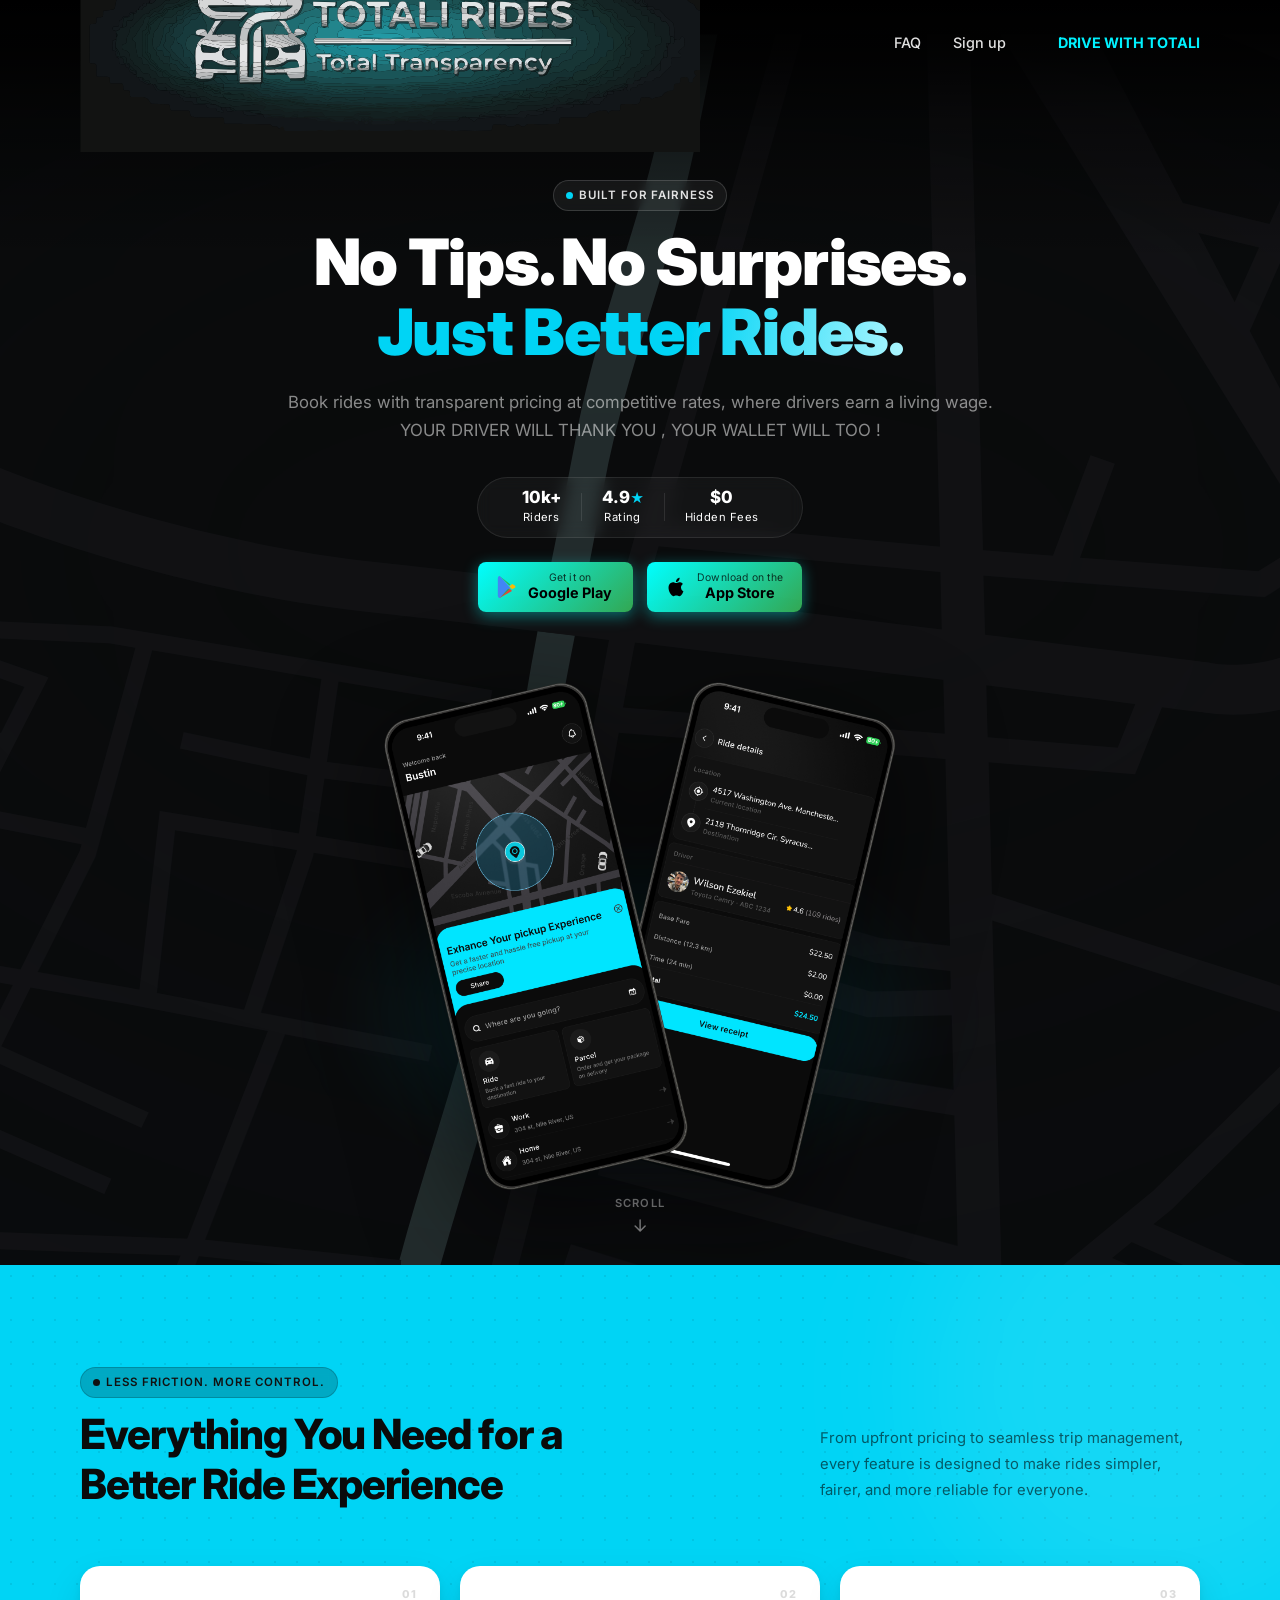
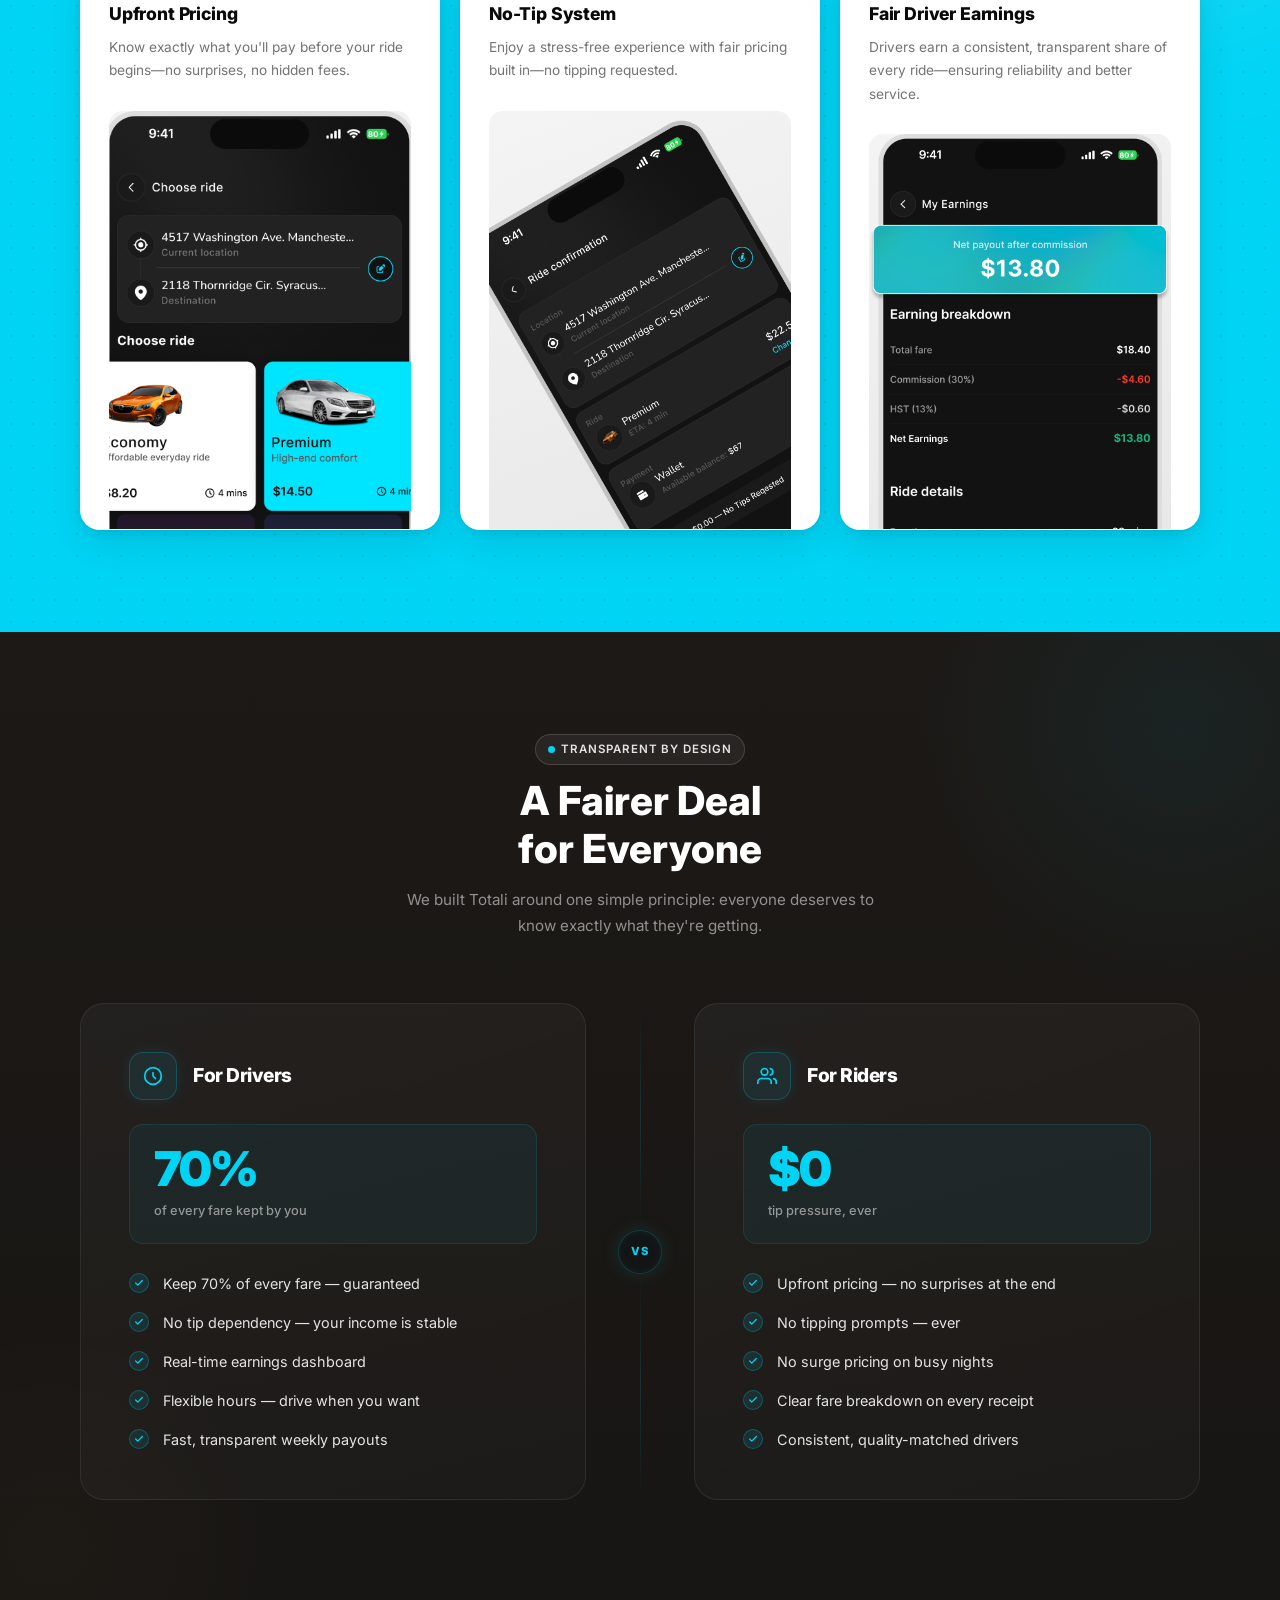
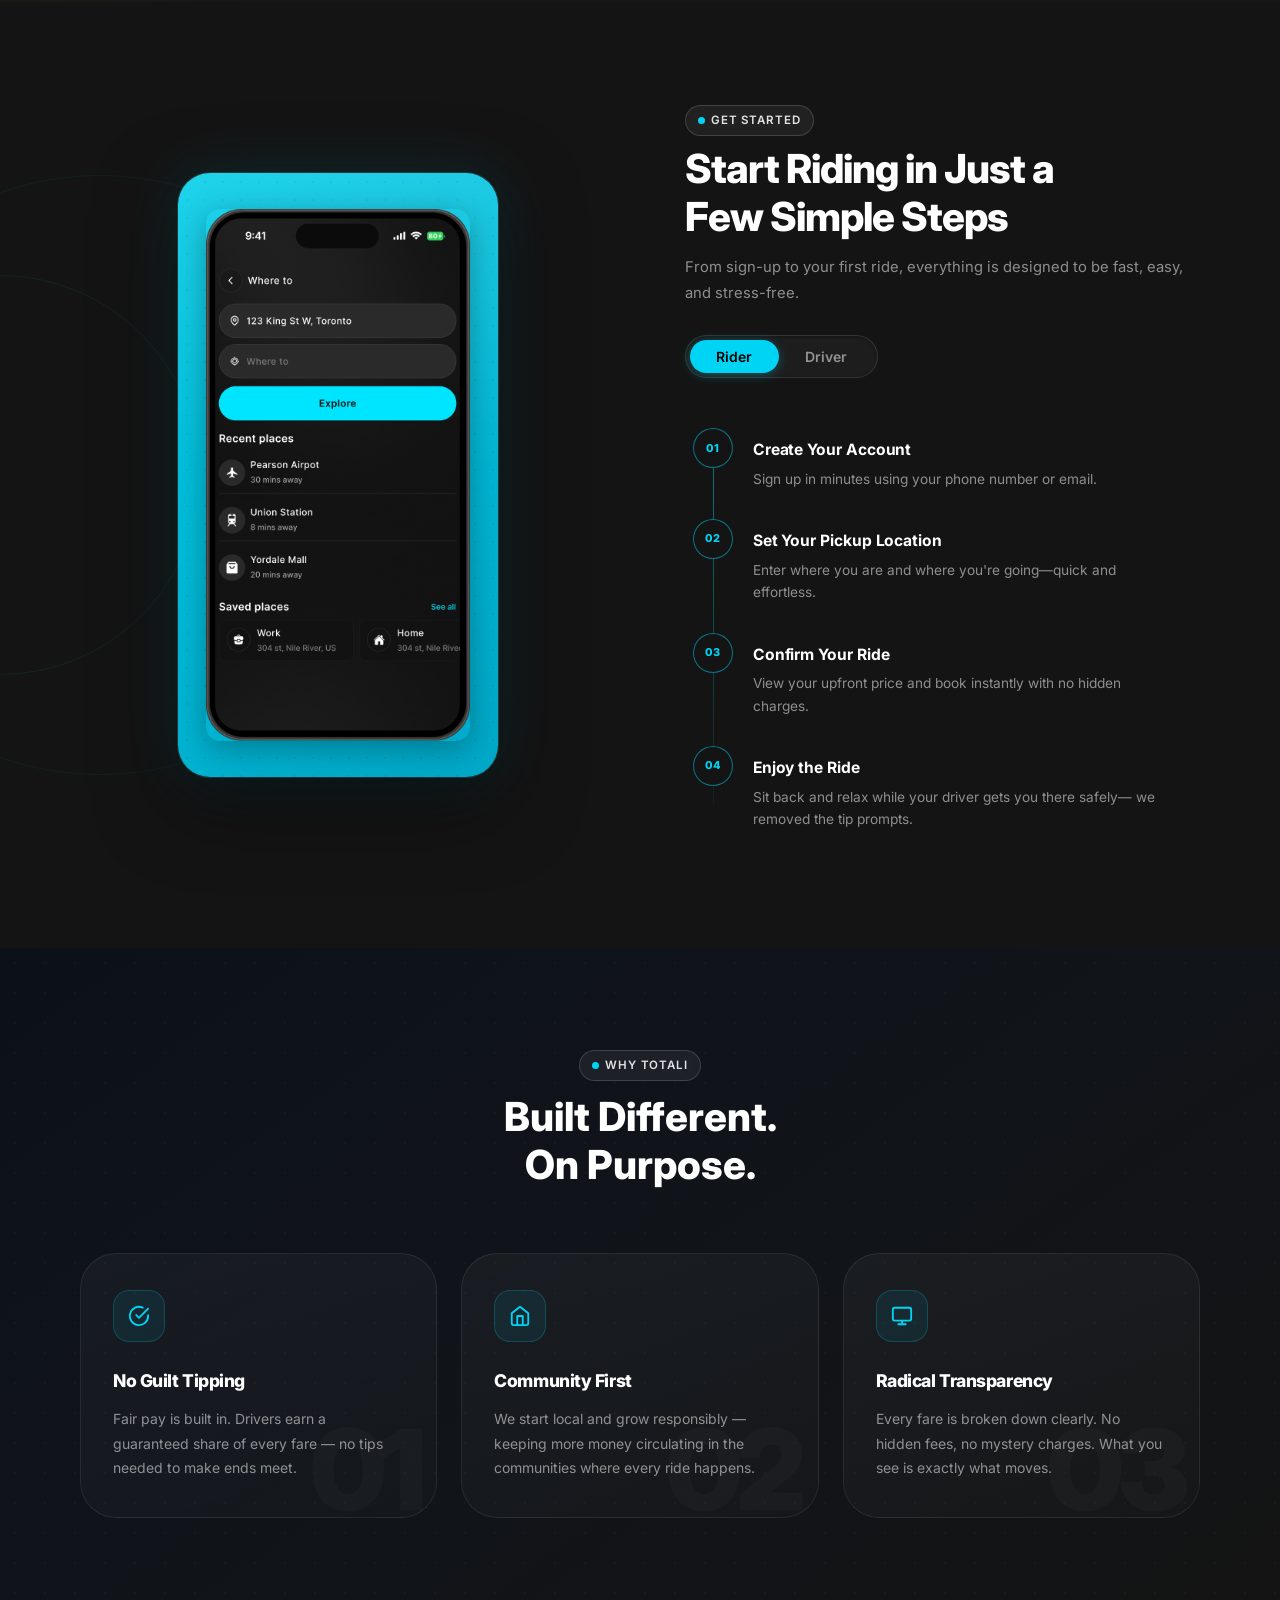
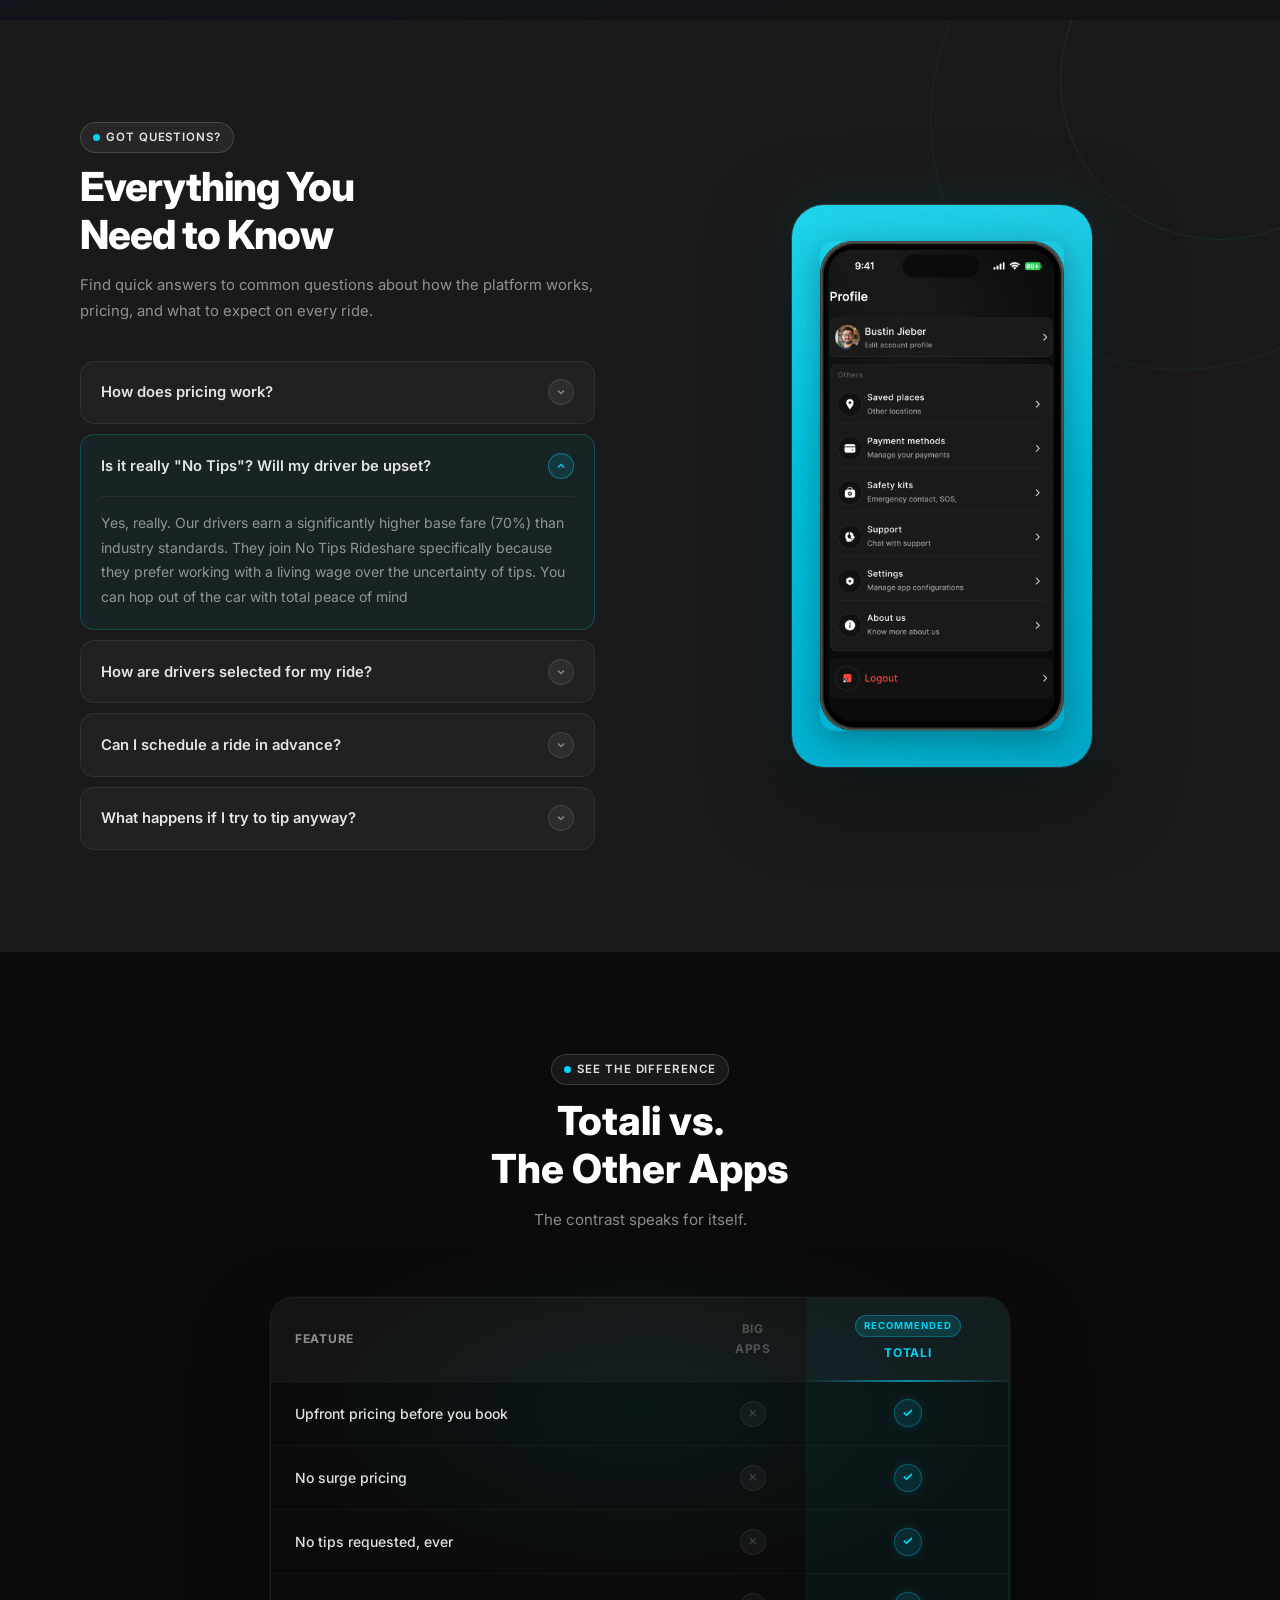
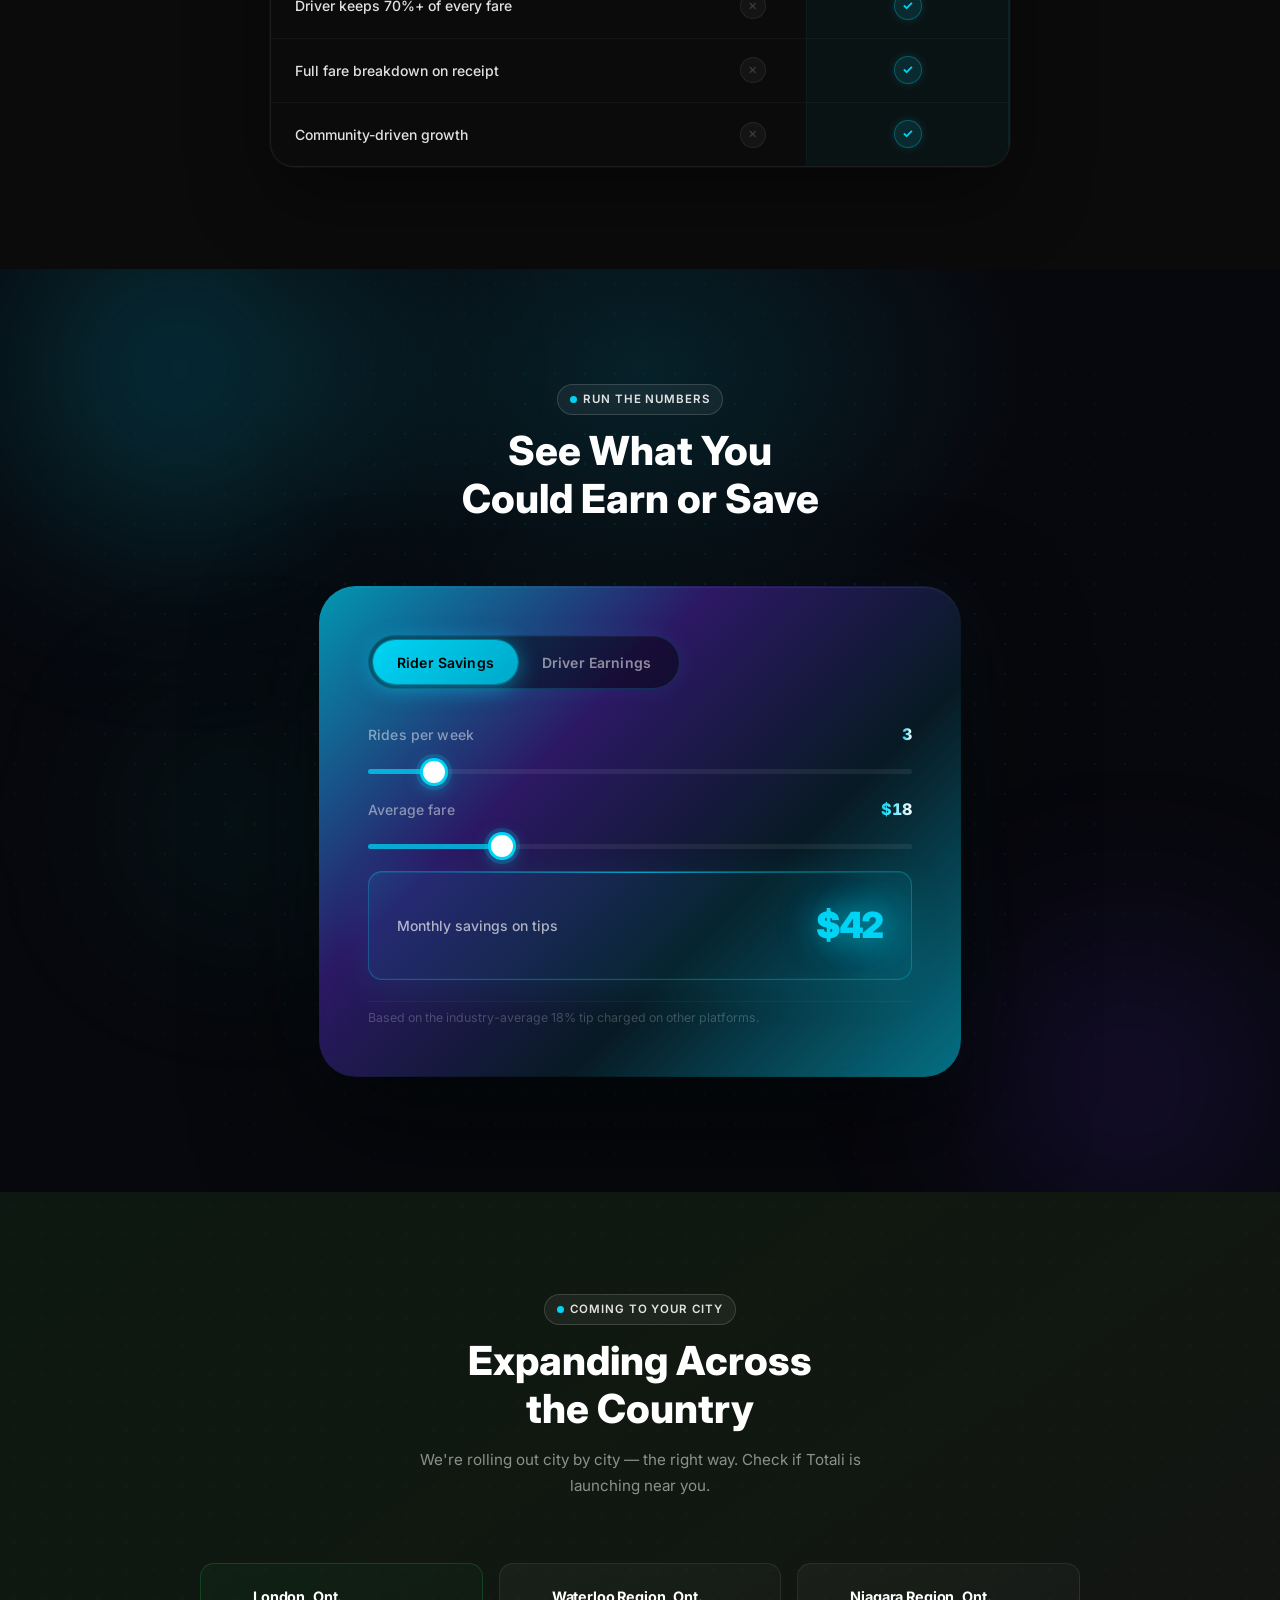
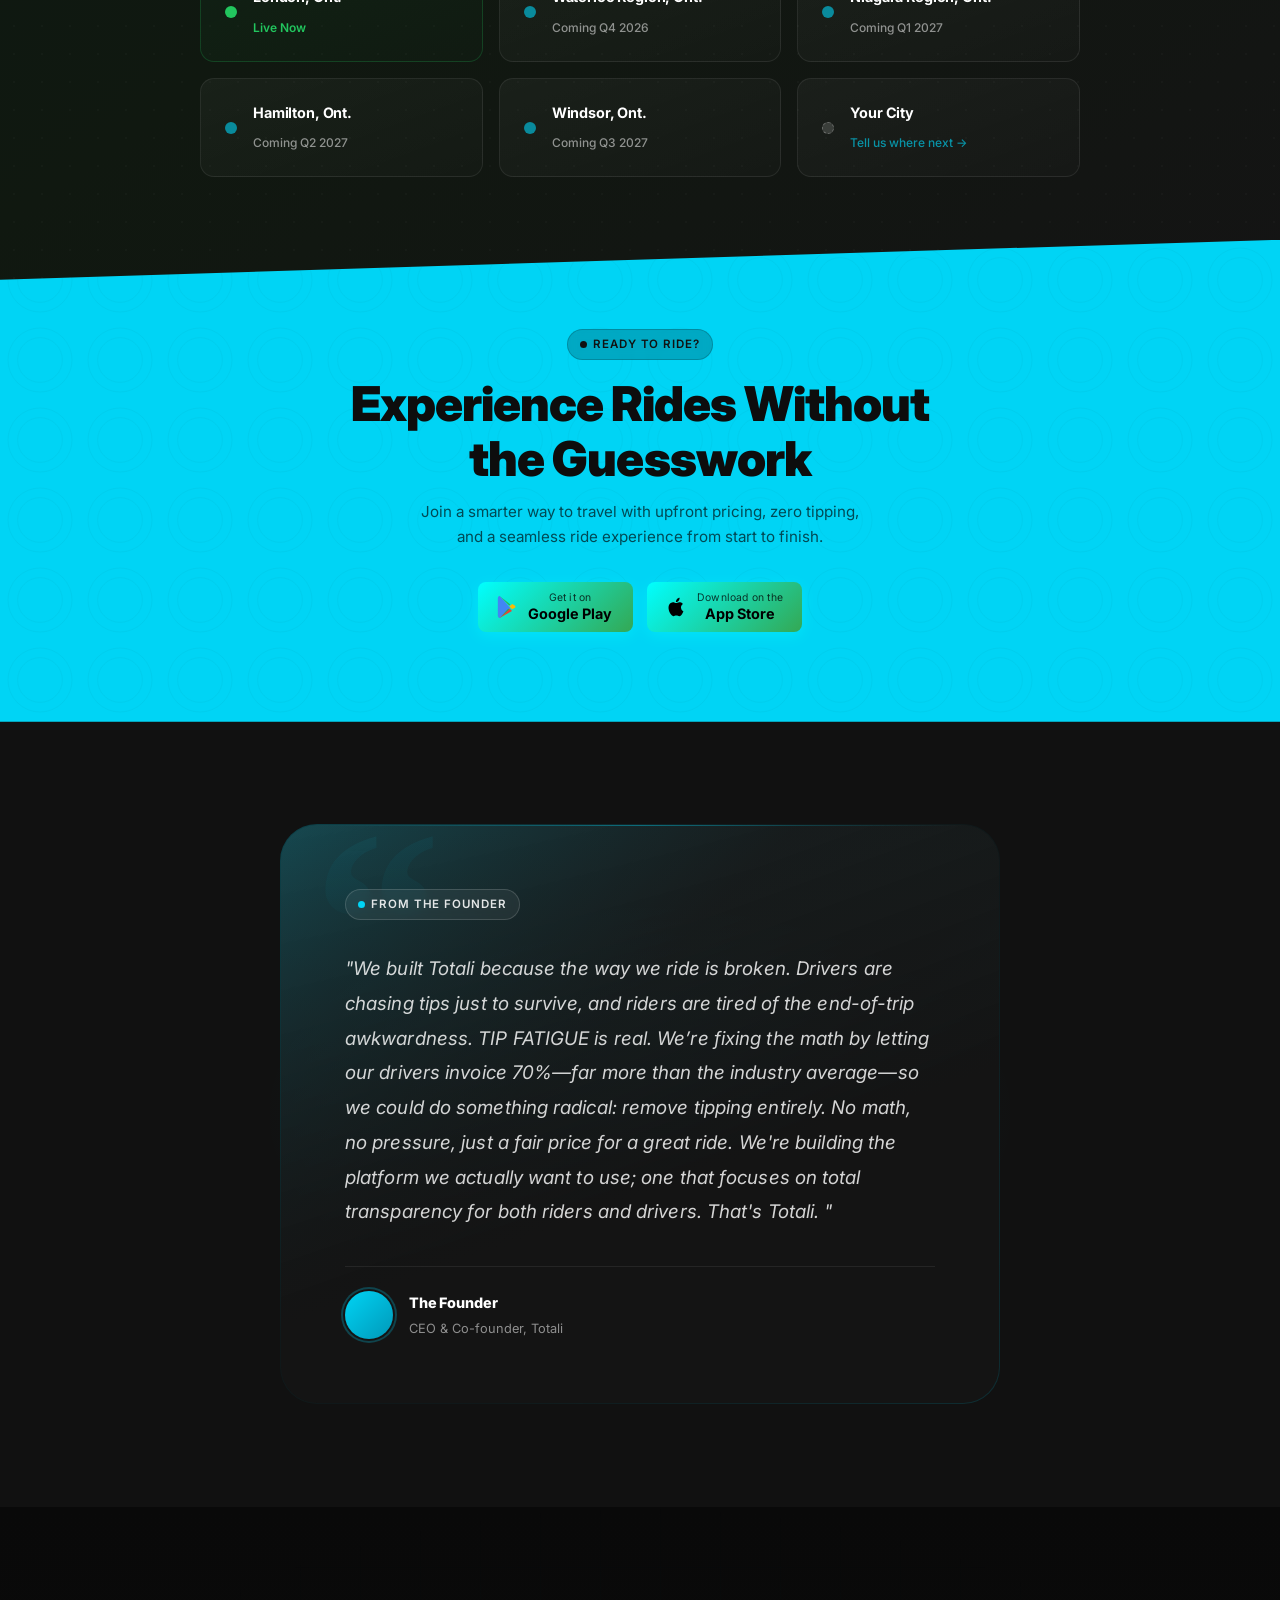
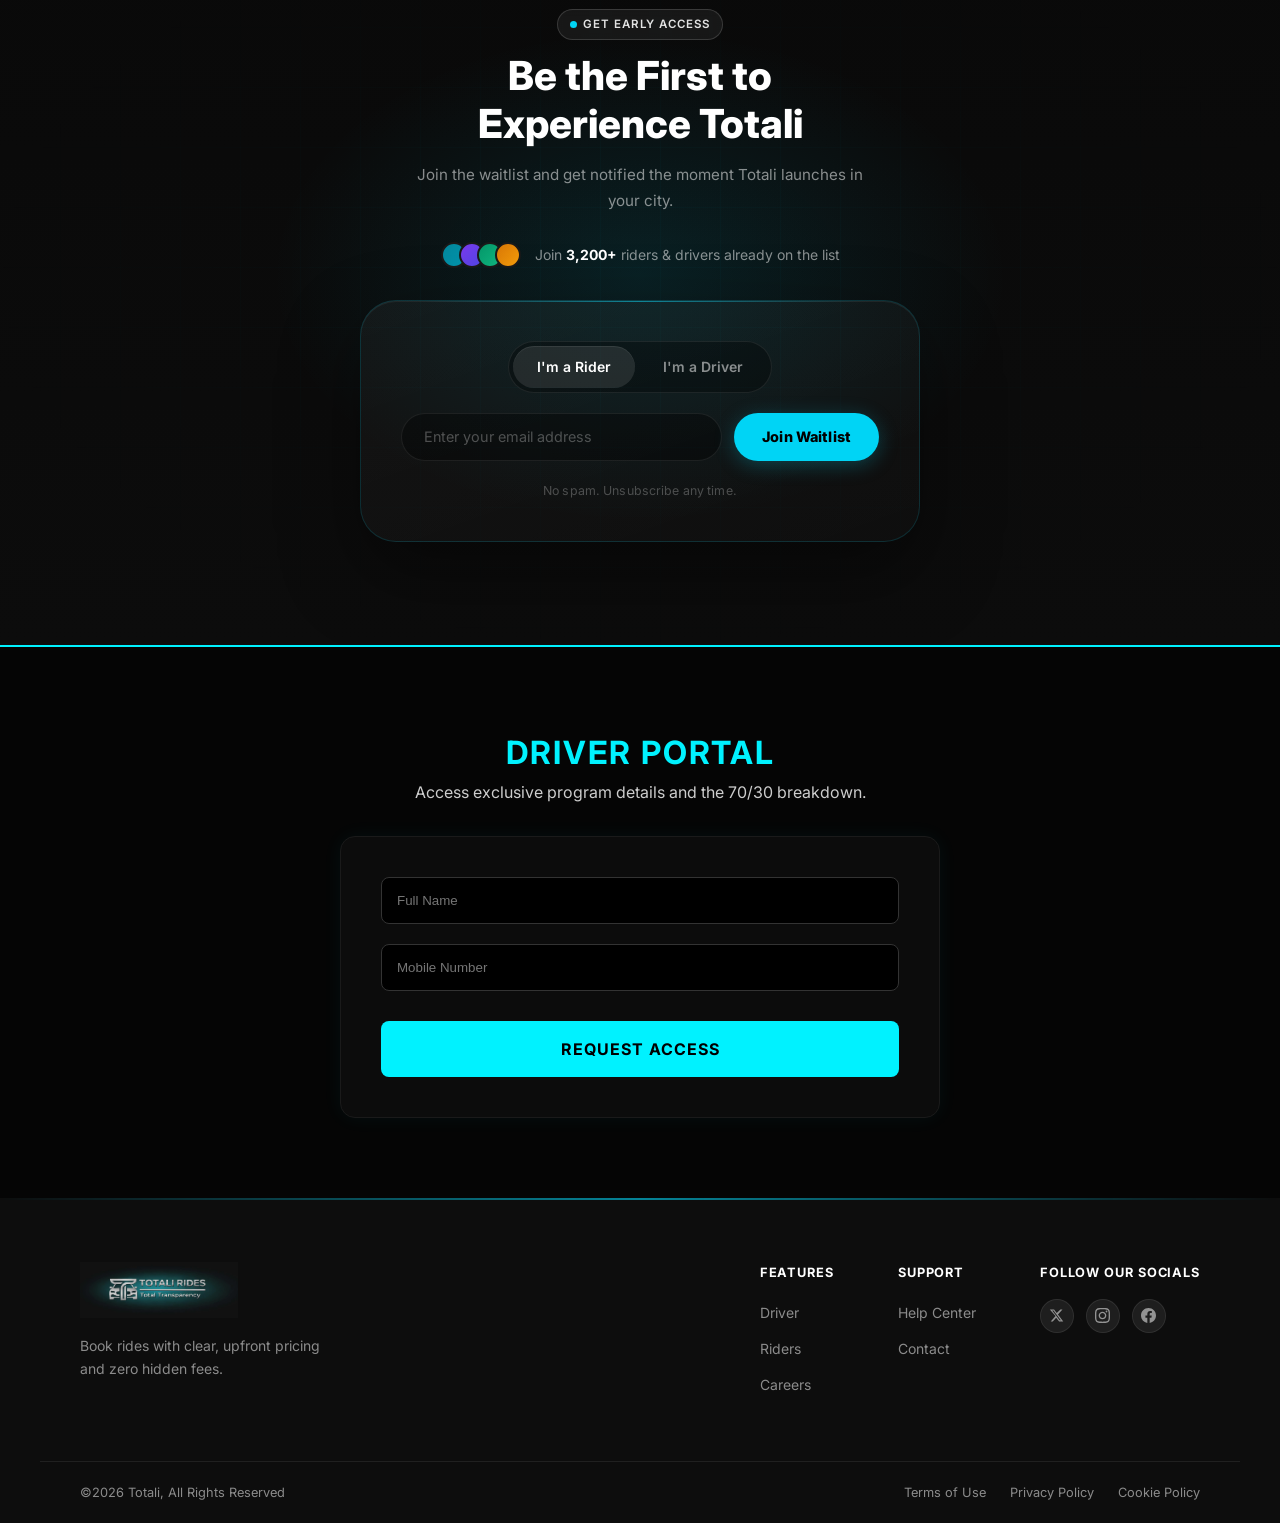
<file: index.html>
<!DOCTYPE html>
<html lang="en">
  <head>
    <meta charset="UTF-8" />
    <meta name="viewport" content="width=device-width, initial-scale=1.0" />
    <title>Totali Rides — No Tips. No Surprises. Just Better Rides.</title>
    <meta name="description" content="Book rides with clear, upfront pricing and zero hidden fees. What you see is exactly what you pay—every single time.  " />

    <!-- AOS Animation Library -->
    <link rel="stylesheet" href="https://unpkg.com/aos@2.3.1/dist/aos.css" />

    <!-- Google Fonts -->
    <link rel="preconnect" href="https://fonts.googleapis.com" />
    <link rel="preconnect" href="https://fonts.gstatic.com" crossorigin />
    <link href="https://fonts.googleapis.com/css2?family=Inter:wght@400;500;600;700;800;900&display=swap" rel="stylesheet" />

    <!-- Stylesheets -->
    <link rel="stylesheet" href="css/style.css" />
    <link rel="stylesheet" href="css/responsive.css" />
  </head>

  <body>


    <!-- ===================== NAVBAR ===================== -->
    <nav class="navbar" id="navbar">
      <div class="container navbar__inner">

        <a href="#" class="navbar__logo">
          <img src="assets/images/logo-glow.svg" alt="Totali Rides" class="navbar__logo-img" /> 
        </a>

        <ul class="navbar__links" id="navLinks">
          <li><a href="#faq" class="navbar__link">FAQ</a></li>
          <li><a href="#" class="navbar__link">Sign up</a></li>          
     <li><a href="#driver-gate" style="color: #00f2ff; font-weight: bold; text-decoration: none; margin-left: 20px;" class="navbar__link">DRIVE WITH TOTALI</a></li>          
        </ul>

        <button class="navbar__hamburger" id="hamburger" aria-label="Toggle navigation">
          <span></span>
          <span></span>
          <span></span>
        </button>

      </div>
    </nav>

    <!-- ===================== HERO ===================== -->
    <section class="hero" id="home">

      <!-- Figma-exported city map background -->
      <img
        class="hero__map-svg"
        src="assets/images/hero-map.svg"
        alt=""
        aria-hidden="true"
      />

      <div class="container hero__inner">
        <div class="hero__content">
          <span class="badge badge--dot" data-aos="fade-down" data-aos-delay="0">Built for Fairness</span>

          <h1 class="hero__title" data-aos="fade-up" data-aos-delay="100">
            No Tips. No Surprises.
            <span class="text-cyan">Just Better Rides.</span>
          </h1>

          <p class="hero__subtitle" data-aos="fade-up" data-aos-delay="200">
             Book rides with transparent pricing at competitive rates, where drivers earn a living wage.<br />
          YOUR DRIVER WILL THANK YOU , YOUR WALLET WILL TOO !
          </p>

          <!-- Trust stats -->
          <div class="hero__stats" data-aos="fade-up" data-aos-delay="250">
            <div class="hero__stat">
              <span class="hero__stat-value">10k+</span>
              <span class="hero__stat-label">Riders</span>
            </div>
            <span class="hero__stat-divider"></span>
            <div class="hero__stat">
              <span class="hero__stat-value">4.9<span class="hero__stat-star">★</span></span>
              <span class="hero__stat-label">Rating</span>
            </div>
            <span class="hero__stat-divider"></span>
            <div class="hero__stat">
              <span class="hero__stat-value">$0</span>
              <span class="hero__stat-label">Hidden Fees</span>
            </div>
          </div>

          <div class="hero__cta" data-aos="fade-up" data-aos-delay="300">
            <a href="#" class="store-btn store-btn--google" aria-label="Get it on Google Play">
              <svg class="store-btn__icon" viewBox="0 0 24 24" xmlns="http://www.w3.org/2000/svg">
                <path d="M3.18 23.76c.37.21.8.23 1.2.04l13.1-7.57-2.83-2.83z" fill="#EA4335"/>
                <path d="M20.54 10.27l-2.9-1.67-3.14 2.8 3.14 3.13 2.91-1.68c.83-.48.83-1.97-.01-2.58z" fill="#FBBC04"/>
                <path d="M4.38.2C3.98.01 3.55.03 3.18.24 2.45.65 2 1.38 2 2.18v19.64c0 .8.45 1.53 1.18 1.94.37.21.8.23 1.2.04l11.07-11.07z" fill="#4285F4"/>
                <path d="M15.63 9.18L4.38.2 14.5 10.33z" fill="#34A853"/>
                <path d="M4.38 23.8l10.12-9.14-1.13-1.13z" fill="#34A853"/>
              </svg>
              <span>
                <small>Get it on</small>
                <strong>Google Play</strong>
              </span>
            </a>

            <a href="#" class="store-btn store-btn--apple" aria-label="Download on the App Store">
              <svg class="store-btn__icon" viewBox="0 0 24 24" fill="white" xmlns="http://www.w3.org/2000/svg">
                <path d="M18.71 19.5c-.83 1.24-1.71 2.45-3.05 2.47-1.34.03-1.77-.79-3.29-.79-1.53 0-2 .77-3.27.82-1.31.05-2.3-1.32-3.14-2.53C4.25 17 2.94 12.45 4.7 9.39c.87-1.52 2.43-2.48 4.12-2.51 1.28-.02 2.5.87 3.29.87.78 0 2.26-1.07 3.8-.91.65.03 2.47.26 3.64 1.98-.09.06-2.17 1.28-2.15 3.81.03 3.02 2.65 4.03 2.68 4.04-.03.07-.42 1.44-1.38 2.83M13 3.5c.73-.83 1.94-1.46 2.94-1.5.13 1.17-.34 2.35-1.04 3.19-.69.85-1.83 1.51-2.95 1.42-.15-1.15.41-2.35 1.05-3.11z"/>
              </svg>
              <span>
                <small>Download on the</small>
                <strong>App Store</strong>
              </span>
            </a>
          </div>
        </div>

        <!-- Combined phone mockup exported from Figma as one image -->
        <div class="hero__phones" data-aos="fade-up" data-aos-delay="400">
          <!-- Glow orb behind the phones -->
          <div class="hero__phones-glow" aria-hidden="true"></div>
          <img
            src="assets/images/phone-hero-combined.png"
            alt="App screens showing map and ride details"
            class="hero__phones-img"
          />
          <!-- IMAGE NEEDED: Export both phone mockups together as one PNG from Figma
               Recommended export: 2x or 3x for sharp display on retina screens -->
        </div>
      </div>

      <!-- Scroll indicator -->
      <a href="#features" class="hero__scroll" aria-label="Scroll to features">
        <span class="hero__scroll-text">Scroll</span>
        <span class="hero__scroll-arrow">
          <svg width="16" height="16" viewBox="0 0 16 16" fill="none"><path d="M8 3v10M3 9l5 5 5-5" stroke="currentColor" stroke-width="1.5" stroke-linecap="round" stroke-linejoin="round"/></svg>
        </span>
      </a>
    </section>

    <!-- ===================== FEATURES ===================== -->
    <section class="features" id="features">
      <div class="container features__inner">

        <div class="features__header">
          <div class="features__header-left" data-aos="fade-right">
            <span class="badge badge--dark badge--dot">Less Friction. More Control.</span>
            <h2 class="section-title">
              Everything You Need for a<br />Better Ride Experience
            </h2>
          </div>
          <p class="features__header-desc" data-aos="fade-left" data-aos-delay="100">
            From upfront pricing to seamless trip management, every feature is designed to make rides simpler, fairer, and more reliable for everyone.
          </p>
        </div>

        <div class="features__cards">

          <div class="feature-card" data-aos="fade-up" data-aos-delay="0">
            <span class="feature-card__num">01</span>
            <h3 class="feature-card__title">Upfront Pricing</h3>
            <p class="feature-card__desc">
              Know exactly what you'll pay before your ride begins—no surprises, no hidden fees.
            </p>
            <div class="feature-card__img">
              <img src="assets/images/phone-feature-pricing.png" alt="Upfront pricing screen" />
              <!-- IMAGE NEEDED: App screenshot showing ride pricing/fare screen -->
            </div>
          </div>

          <div class="feature-card" data-aos="fade-up" data-aos-delay="150">
            <span class="feature-card__num">02</span>
            <h3 class="feature-card__title">No-Tip System</h3>
            <p class="feature-card__desc">
              Enjoy a stress-free experience with fair pricing built in—no tipping requested.
            </p>
            <div class="feature-card__img">
              <img src="assets/images/phone-feature-notip.png" alt="Ride confirmation screen" />
              <!-- IMAGE NEEDED: App screenshot showing booking/confirmation screen -->
            </div>
          </div>

          <div class="feature-card" data-aos="fade-up" data-aos-delay="300">
            <span class="feature-card__num">03</span>
            <h3 class="feature-card__title">Fair Driver Earnings</h3>
            <p class="feature-card__desc">
              Drivers earn a consistent, transparent share of every ride—ensuring reliability and better service.
            </p>
            <div class="feature-card__img">
              <img src="assets/images/phone-feature-earnings.png" alt="Driver earnings screen" />
              <!-- IMAGE NEEDED: App screenshot showing driver earnings/My Earnings screen -->
            </div>
          </div>

        </div>
      </div>
    </section>

    <!-- ===================== THE FAIR DEAL ===================== -->
    <section class="fair-deal" id="fair-deal">
      <div class="container fair-deal__inner">

        <div class="fair-deal__header" data-aos="fade-up">
          <span class="badge badge--dot">Transparent by Design</span>
          <h2 class="section-title">A Fairer Deal<br />for Everyone</h2>
          <p class="fair-deal__subtitle">
            We built Totali around one simple principle: everyone deserves to know exactly what they're getting.
          </p>
        </div>

        <div class="fair-deal__cols">

          <div class="fair-deal__col" data-aos="fade-right">
            <div class="fair-deal__col-header">
              <span class="fair-deal__icon">
                <svg width="20" height="20" viewBox="0 0 24 24" fill="none" stroke="currentColor" stroke-width="2" stroke-linecap="round" stroke-linejoin="round"><circle cx="12" cy="12" r="10"/><path d="M12 8v4l3 3"/></svg>
              </span>
              <h3 class="fair-deal__col-title">For Drivers</h3>
            </div>
            <div class="fair-deal__stat">
              <span class="fair-deal__stat-num">70%</span>
              <span class="fair-deal__stat-label">of every fare kept by you</span>
            </div>
            <ul class="fair-deal__list">
              <li>Keep 70% of every fare — guaranteed</li>
              <li>No tip dependency — your income is stable</li>
              <li>Real-time earnings dashboard</li>
              <li>Flexible hours — drive when you want</li>
              <li>Fast, transparent weekly payouts</li>
            </ul>
          </div>

          <div class="fair-deal__divider" aria-hidden="true">
            <span class="fair-deal__vs">VS</span>
          </div>

          <div class="fair-deal__col" data-aos="fade-left" data-aos-delay="100">
            <div class="fair-deal__col-header">
              <span class="fair-deal__icon">
                <svg width="20" height="20" viewBox="0 0 24 24" fill="none" stroke="currentColor" stroke-width="2" stroke-linecap="round" stroke-linejoin="round"><path d="M17 21v-2a4 4 0 0 0-4-4H5a4 4 0 0 0-4 4v2"/><circle cx="9" cy="7" r="4"/><path d="M23 21v-2a4 4 0 0 0-3-3.87"/><path d="M16 3.13a4 4 0 0 1 0 7.75"/></svg>
              </span>
              <h3 class="fair-deal__col-title">For Riders</h3>
            </div>
            <div class="fair-deal__stat">
              <span class="fair-deal__stat-num">$0</span>
              <span class="fair-deal__stat-label">tip pressure, ever</span>
            </div>
            <ul class="fair-deal__list">
              <li>Upfront pricing — no surprises at the end</li>
              <li>No tipping prompts — ever</li>
              <li>No surge pricing on busy nights</li>
              <li>Clear fare breakdown on every receipt</li>
              <li>Consistent, quality-matched drivers</li>
            </ul>
          </div>

        </div>
      </div>
    </section>

    <!-- ===================== HOW IT WORKS ===================== -->
    <section class="steps" id="how-it-works">
      <div class="container steps__inner">

        <!-- Phone mockup -->
        <div class="steps__phone" data-aos="fade-right" data-aos-delay="100">
          <div class="steps__phone-frame">
            <img src="assets/images/phone-steps.png" alt="App showing location search screen" />
            <!-- IMAGE NEEDED: App screenshot of the 'Where to?' / location search screen -->
          </div>
        </div>

        <!-- Steps content -->
        <div class="steps__content">
          <span class="badge badge--dot" data-aos="fade-left">Get Started</span>
          <h2 class="section-title" data-aos="fade-left" data-aos-delay="100">
            Start Riding in Just a<br />Few Simple Steps
          </h2>
          <p class="steps__subtitle" data-aos="fade-left" data-aos-delay="150">
            From sign-up to your first ride, everything is designed to be fast, easy, and stress-free.
          </p>

          <!-- Rider / Driver toggle -->
          <div class="steps__toggle" data-aos="fade-left" data-aos-delay="200">
            <button class="steps__toggle-btn active" data-tab="rider">Rider</button>
            <button class="steps__toggle-btn" data-tab="driver">Driver</button>
          </div>

          <!-- Rider Steps -->
          <ol class="steps__list" id="riderSteps" data-aos="fade-left" data-aos-delay="250">
            <li class="step-item">
              <span class="step-item__num">01</span>
              <div>
                <h4 class="step-item__title">Create Your Account</h4>
                <p class="step-item__desc">Sign up in minutes using your phone number or email.</p>
              </div>
            </li>
            <li class="step-item">
              <span class="step-item__num">02</span>
              <div>
                <h4 class="step-item__title">Set Your Pickup Location</h4>
                <p class="step-item__desc">Enter where you are and where you're going—quick and effortless.</p>
              </div>
            </li>
            <li class="step-item">
              <span class="step-item__num">03</span>
              <div>
                <h4 class="step-item__title">Confirm Your Ride</h4>
                <p class="step-item__desc">View your upfront price and book instantly with no hidden charges.</p>
              </div>
            </li>
            <li class="step-item">
              <span class="step-item__num">04</span>
              <div>
                <h4 class="step-item__title">Enjoy the Ride</h4>
                <p class="step-item__desc">Sit back and relax while your driver gets you there safely— we removed the tip prompts.</p>
              </div>
            </li>
          </ol>

          <!-- Driver Steps -->
          <ol class="steps__list hidden" id="driverSteps">
            <li class="step-item">
              <span class="step-item__num">01</span>
              <div>
                <h4 class="step-item__title">Create Your Driver Account</h4>
                <p class="step-item__desc">Register with your details, license, and vehicle information.</p>
              </div>
            </li>
            <li class="step-item">
              <span class="step-item__num">02</span>
              <div>
                <h4 class="step-item__title">Complete Verification</h4>
                <p class="step-item__desc">Pass our background and document check to get approved quickly.</p>
              </div>
            </li>
            <li class="step-item">
              <span class="step-item__num">03</span>
              <div>
                <h4 class="step-item__title">Go Online & Accept Rides</h4>
                <p class="step-item__desc">Toggle online whenever you're ready and start accepting ride requests.</p>
              </div>
            </li>
            <li class="step-item">
              <span class="step-item__num">04</span>
              <div>
                <h4 class="step-item__title">Get Paid Fairly</h4>
                <p class="step-item__desc">Earn a transparent, consistent share of every fare—tracked in real time.</p>
              </div>
            </li>
          </ol>
        </div>

      </div>
    </section>

    <!-- ===================== WHY TOTALI ===================== -->
    <section class="why-us" id="why-us">
      <div class="container why-us__inner">

        <div class="why-us__header" data-aos="fade-up">
          <span class="badge badge--dot">Why Totali</span>
          <h2 class="section-title">Built Different.<br />On Purpose.</h2>
        </div>

        <div class="why-us__cards">

          <div class="why-card" data-aos="fade-up" data-aos-delay="0">
            <div class="why-card__icon">
              <svg width="22" height="22" viewBox="0 0 24 24" fill="none" stroke="currentColor" stroke-width="2" stroke-linecap="round" stroke-linejoin="round"><path d="M22 11.08V12a10 10 0 1 1-5.93-9.14"/><polyline points="22 4 12 14.01 9 11.01"/></svg>
            </div>
            <h3 class="why-card__title">No Guilt Tipping</h3>
            <p class="why-card__desc">Fair pay is built in. Drivers earn a guaranteed share of every fare — no tips needed to make ends meet.</p>
          </div>

          <div class="why-card" data-aos="fade-up" data-aos-delay="100">
            <div class="why-card__icon">
              <svg width="22" height="22" viewBox="0 0 24 24" fill="none" stroke="currentColor" stroke-width="2" stroke-linecap="round" stroke-linejoin="round"><path d="M3 9l9-7 9 7v11a2 2 0 0 1-2 2H5a2 2 0 0 1-2-2z"/><polyline points="9 22 9 12 15 12 15 22"/></svg>
            </div>
            <h3 class="why-card__title">Community First</h3>
            <p class="why-card__desc">We start local and grow responsibly — keeping more money circulating in the communities where every ride happens.</p>
          </div>

          <div class="why-card" data-aos="fade-up" data-aos-delay="200">
            <div class="why-card__icon">
              <svg width="22" height="22" viewBox="0 0 24 24" fill="none" stroke="currentColor" stroke-width="2" stroke-linecap="round" stroke-linejoin="round"><rect x="2" y="3" width="20" height="14" rx="2"/><line x1="8" y1="21" x2="16" y2="21"/><line x1="12" y1="17" x2="12" y2="21"/></svg>
            </div>
            <h3 class="why-card__title">Radical Transparency</h3>
            <p class="why-card__desc">Every fare is broken down clearly. No hidden fees, no mystery charges. What you see is exactly what moves.</p>
          </div>

        </div>
      </div>
    </section>

    <!-- ===================== FAQ ===================== -->
    <section class="faq" id="faq">
      <div class="container faq__inner">

        <!-- FAQ content -->
        <div class="faq__content">
          <span class="badge badge--dot" data-aos="fade-right">Got Questions?</span>
          <h2 class="section-title" data-aos="fade-right" data-aos-delay="100">
            Everything You<br />Need to Know
          </h2>
          <p class="faq__subtitle" data-aos="fade-right" data-aos-delay="150">
            Find quick answers to common questions about how the platform works, pricing, and what to expect on every ride.
          </p>

          <div class="accordion" data-aos="fade-right" data-aos-delay="200">

            <div class="accordion__item">
              <button class="accordion__trigger" aria-expanded="false">
                <span>How does pricing work?</span>
                <span class="accordion__icon"><svg width="12" height="12" viewBox="0 0 24 24" fill="none" stroke="currentColor" stroke-width="2.5"><polyline points="6 9 12 15 18 9"/></svg></span>
              </button>
              <div class="accordion__body">
                <p>You see the full price before you book. The fare is calculated based on distance and time—no surge multipliers, no tips, no surprise charges at the end.</p>
              </div>
            </div>

            <div class="accordion__item">
              <button class="accordion__trigger" aria-expanded="true">
                <span>Is it really "No Tips"? Will my driver be upset?</span>
                <span class="accordion__icon"><svg width="12" height="12" viewBox="0 0 24 24" fill="none" stroke="currentColor" stroke-width="2.5"><polyline points="6 9 12 15 18 9"/></svg></span>
              </button>
              <div class="accordion__body open">
                <p>Yes, really. Our drivers earn a significantly higher base fare (70%) than industry standards. They join No Tips Rideshare specifically because they prefer working with a living wage over the uncertainty of tips. You can hop out of the car with total peace of mind</p>
              </div>
            </div>

            <div class="accordion__item">
              <button class="accordion__trigger" aria-expanded="false">
                <span>How are drivers selected for my ride?</span>
                <span class="accordion__icon"><svg width="12" height="12" viewBox="0 0 24 24" fill="none" stroke="currentColor" stroke-width="2.5"><polyline points="6 9 12 15 18 9"/></svg></span>
              </button>
              <div class="accordion__body">
                <p>Drivers are matched based on proximity, rating, and availability. All drivers go through a thorough background and vehicle verification process before being approved.</p>
              </div>
            </div>

            <div class="accordion__item">
              <button class="accordion__trigger" aria-expanded="false">
                <span>Can I schedule a ride in advance?</span>
                <span class="accordion__icon"><svg width="12" height="12" viewBox="0 0 24 24" fill="none" stroke="currentColor" stroke-width="2.5"><polyline points="6 9 12 15 18 9"/></svg></span>
              </button>
              <div class="accordion__body">
                <p>Yes! You can schedule rides ahead of time from the app. Simply select your pickup time when booking and we'll have a driver ready for you.</p>
              </div>
            </div>

            <div class="accordion__item">
              <button class="accordion__trigger" aria-expanded="false">
                <span>What happens if I try to tip anyway?</span>
                <span class="accordion__icon"><svg width="12" height="12" viewBox="0 0 24 24" fill="none" stroke="currentColor" stroke-width="2.5"><polyline points="6 9 12 15 18 9"/></svg></span>
              </button>
              <div class="accordion__body">
                <p>Our app does not contain a "Tip" screen or prompt. While we can't stop you from being kind, our mission is to remove that financial burden from the rider. The best way to "tip" your driver is to give them a 5-star rating and tell your friends about us!</p>
              </div>
            </div>

          </div>
        </div>

        <!-- Phone mockup -->
        <div class="faq__phone" data-aos="fade-left" data-aos-delay="200">
          <div class="faq__phone-frame">
            <img src="assets/images/phone-faq-profile.png" alt="App profile screen" />
            <!-- IMAGE NEEDED: App screenshot of the Profile screen showing menu items -->
          </div>
        </div>

      </div>
    </section>

    <!-- ===================== COMPARISON TABLE ===================== -->
    <section class="comparison" id="comparison">
      <div class="container comparison__inner">

        <div class="comparison__header" data-aos="fade-up">
          <span class="badge badge--dot">See the Difference</span>
          <h2 class="section-title">Totali vs.<br />The Other Apps</h2>
          <p class="comparison__subtitle">The contrast speaks for itself.</p>
        </div>

        <div class="comparison__table-wrap" data-aos="fade-up" data-aos-delay="100">
          <table class="comparison__table">
            <thead>
              <tr>
                <th>Feature</th>
                <th class="comparison__th--other">Big Apps</th>
                <th class="comparison__th--us">
                  <span class="comparison__best">Recommended</span>
                  Totali
                </th>
              </tr>
            </thead>
            <tbody>
              <tr>
                <td>Upfront pricing before you book</td>
                <td><span class="comparison__x"></span></td>
                <td class="comparison__td--us"><span class="comparison__check"></span></td>
              </tr>
              <tr>
                <td>No surge pricing</td>
                <td><span class="comparison__x"></span></td>
                <td class="comparison__td--us"><span class="comparison__check"></span></td>
              </tr>
              <tr>
                <td>No tips requested, ever</td>
                <td><span class="comparison__x"></span></td>
                <td class="comparison__td--us"><span class="comparison__check"></span></td>
              </tr>
              <tr>
                <td>Driver keeps 70%+ of every fare</td>
                <td><span class="comparison__x"></span></td>
                <td class="comparison__td--us"><span class="comparison__check"></span></td>
              </tr>
              <tr>
                <td>Full fare breakdown on receipt</td>
                <td><span class="comparison__x"></span></td>
                <td class="comparison__td--us"><span class="comparison__check"></span></td>
              </tr>
              <tr>
                <td>Community-driven growth</td>
                <td><span class="comparison__x"></span></td>
                <td class="comparison__td--us"><span class="comparison__check"></span></td>
              </tr>
            </tbody>
          </table>
        </div>

      </div>
    </section>

    <!-- ===================== EARNINGS CALCULATOR ===================== -->
    <section class="calculator" id="calculator">

      <!-- Atmospheric background -->
      <div class="calculator__bg" aria-hidden="true">
        <div class="calculator__orb calculator__orb--1"></div>
        <div class="calculator__orb calculator__orb--2"></div>
        <div class="calculator__orb calculator__orb--3"></div>
      </div>

      <div class="container calculator__inner">

        <div class="calculator__header" data-aos="fade-up">
          <span class="badge badge--dot">Run the Numbers</span>
          <h2 class="section-title">See What You<br />Could Earn or Save</h2>
        </div>

        <div class="calculator__card" data-aos="fade-up" data-aos-delay="100">
          <div class="calculator__toggle">
            <button class="calculator__tab active" data-calc="rider">Rider Savings</button>
            <button class="calculator__tab" data-calc="driver">Driver Earnings</button>
          </div>

          <!-- Rider panel -->
          <div class="calculator__panel" id="calcRider">
            <p class="calculator__label">Rides per week <span class="calculator__val" id="riderRides">3</span></p>
            <input type="range" class="calculator__slider" id="riderSlider" min="1" max="20" value="3" aria-label="Rides per week" />
            <p class="calculator__label">Average fare <span class="calculator__val" id="riderFare">$18</span></p>
            <input type="range" class="calculator__slider" id="riderFareSlider" min="5" max="60" value="18" aria-label="Average fare" />
            <div class="calculator__result">
              <span class="calculator__result-label">Monthly savings on tips</span>
              <span class="calculator__result-value" id="riderResult">$42</span>
            </div>
            <p class="calculator__note">Based on the industry-average 18% tip charged on other platforms.</p>
          </div>

          <!-- Driver panel -->
          <div class="calculator__panel hidden" id="calcDriver">
            <p class="calculator__label">Hours per week <span class="calculator__val" id="driverHours">20</span></p>
            <input type="range" class="calculator__slider" id="driverSlider" min="5" max="60" value="20" aria-label="Hours per week" />
            <p class="calculator__label">Average fare <span class="calculator__val" id="driverFare">$22</span></p>
            <input type="range" class="calculator__slider" id="driverFareSlider" min="10" max="80" value="22" aria-label="Average fare" />

            <!-- Payout split bar -->
            <div class="calculator__split" aria-hidden="true">
              <div class="calculator__split-bar">
                <div class="calculator__split-fill" style="width:70%">
                  <span>You 70%</span>
                </div>
                <div class="calculator__split-platform">
                  <span>Platform 30%</span>
                </div>
              </div>
            </div>

            <!-- Totali result -->
            <div class="calculator__result">
              <span class="calculator__result-label">Totali monthly earnings &mdash; <strong class="calculator__highlight">44% More Money</strong></span>
              <span class="calculator__result-value" id="driverResult">$3,311</span>
            </div>

            <!-- Comparison mini-chart -->
            <div class="calculator__compare" id="calcCompare">
              <div class="calculator__compare-row">
                <span class="calculator__compare-lbl calculator__compare-lbl--totali">Totali</span>
                <div class="calculator__compare-track">
                  <div class="calculator__compare-bar calculator__compare-bar--totali" style="width:100%"></div>
                </div>
              </div>
              <div class="calculator__compare-row">
                <span class="calculator__compare-lbl calculator__compare-lbl--bigapps">Big Apps</span>
                <div class="calculator__compare-track">
                  <div class="calculator__compare-bar calculator__compare-bar--bigapps" id="bigappsBar" style="width:69.5%"></div>
                </div>
              </div>
            </div>

            <!-- Big Apps result -->
            <div class="calculator__result calculator__result--bigapps">
              <span class="calculator__result-label">BIG APPS average 43% PAYOUT</span>
              <span class="calculator__result-value calculator__result-value--bigapps" id="bigAppsResult">$2,301</span>
            </div>

            <p class="calculator__note">Estimates based on ~2.5 rides/hour. Totali pays drivers 70%; big-app average is ~43%.</p>
          </div>
        </div>

      </div>
    </section>

    <!-- ===================== EXPANSION ROADMAP ===================== -->
    <section class="roadmap" id="roadmap">
      <div class="container roadmap__inner">

        <div class="roadmap__header" data-aos="fade-up">
          <span class="badge badge--dot">Coming to Your City</span>
          <h2 class="section-title">Expanding Across<br />the Country</h2>
          <p class="roadmap__subtitle">We're rolling out city by city — the right way. Check if Totali is launching near you.</p>
        </div>

        <div class="roadmap__cities" data-aos="fade-up" data-aos-delay="100">

          <div class="roadmap__city roadmap__city--live">
            <span class="roadmap__city-dot"></span>
            <div>
              <h4 class="roadmap__city-name">London, Ont.</h4>
              <span class="roadmap__city-status">Live Now</span>
            </div>
          </div>

          <div class="roadmap__city roadmap__city--soon">
            <span class="roadmap__city-dot"></span>
            <div>
              <h4 class="roadmap__city-name">Waterloo Region, Ont.</h4>
              <span class="roadmap__city-status">Coming Q4 2026</span>
            </div>
          </div>

          <div class="roadmap__city roadmap__city--soon">
            <span class="roadmap__city-dot"></span>
            <div>
              <h4 class="roadmap__city-name">Niagara Region, Ont.</h4>
              <span class="roadmap__city-status">Coming Q1 2027</span>
            </div>
          </div>

          <div class="roadmap__city roadmap__city--soon">
            <span class="roadmap__city-dot"></span>
            <div>
              <h4 class="roadmap__city-name">Hamilton, Ont.</h4>
              <span class="roadmap__city-status">Coming Q2 2027</span>
            </div>
          </div>

          <div class="roadmap__city roadmap__city--soon">
            <span class="roadmap__city-dot"></span>
            <div>
              <h4 class="roadmap__city-name">Windsor, Ont.</h4>
              <span class="roadmap__city-status">Coming Q3 2027</span>
            </div>
          </div>

          <div class="roadmap__city roadmap__city--tbd">
            <span class="roadmap__city-dot"></span>
            <div>
              <h4 class="roadmap__city-name">Your City</h4>
              <span class="roadmap__city-status">Tell us where next →</span>
            </div>
          </div>

        </div>
      </div>
    </section>

    <!-- ===================== CTA ===================== -->
    <section class="cta">
      <div class="container cta__inner" data-aos="zoom-in">
        <span class="badge badge--dark badge--dot">Ready to Ride?</span>
        <h2 class="cta__title">
          Experience Rides Without<br />the Guesswork
        </h2>
        <p class="cta__subtitle">
          Join a smarter way to travel with upfront pricing, zero tipping, and a seamless ride experience from start to finish.
        </p>
        <div class="cta__btns">
          <a href="#" class="store-btn store-btn--google" aria-label="Get it on Google Play">
            <svg class="store-btn__icon" viewBox="0 0 24 24" xmlns="http://www.w3.org/2000/svg">
                <path d="M3.18 23.76c.37.21.8.23 1.2.04l13.1-7.57-2.83-2.83z" fill="#EA4335"/>
                <path d="M20.54 10.27l-2.9-1.67-3.14 2.8 3.14 3.13 2.91-1.68c.83-.48.83-1.97-.01-2.58z" fill="#FBBC04"/>
                <path d="M4.38.2C3.98.01 3.55.03 3.18.24 2.45.65 2 1.38 2 2.18v19.64c0 .8.45 1.53 1.18 1.94.37.21.8.23 1.2.04l11.07-11.07z" fill="#4285F4"/>
                <path d="M15.63 9.18L4.38.2 14.5 10.33z" fill="#34A853"/>
                <path d="M4.38 23.8l10.12-9.14-1.13-1.13z" fill="#34A853"/>
              </svg>
            <span>
              <small>Get it on</small>
              <strong>Google Play</strong>
            </span>
          </a>
          <a href="#" class="store-btn store-btn--apple" aria-label="Download on the App Store">
            <svg class="store-btn__icon" viewBox="0 0 24 24" fill="white" xmlns="http://www.w3.org/2000/svg">
                <path d="M18.71 19.5c-.83 1.24-1.71 2.45-3.05 2.47-1.34.03-1.77-.79-3.29-.79-1.53 0-2 .77-3.27.82-1.31.05-2.3-1.32-3.14-2.53C4.25 17 2.94 12.45 4.7 9.39c.87-1.52 2.43-2.48 4.12-2.51 1.28-.02 2.5.87 3.29.87.78 0 2.26-1.07 3.8-.91.65.03 2.47.26 3.64 1.98-.09.06-2.17 1.28-2.15 3.81.03 3.02 2.65 4.03 2.68 4.04-.03.07-.42 1.44-1.38 2.83M13 3.5c.73-.83 1.94-1.46 2.94-1.5.13 1.17-.34 2.35-1.04 3.19-.69.85-1.83 1.51-2.95 1.42-.15-1.15.41-2.35 1.05-3.11z"/>
              </svg>
            <span>
              <small>Download on the</small>
              <strong>App Store</strong>
            </span>
          </a>
        </div>
      </div>
    </section>

    <!-- ===================== FOUNDER'S LETTER ===================== -->
    <section class="founder" id="founder">
      <div class="container founder__inner">
        <div class="founder__card-wrap" data-aos="fade-up">
        <div class="founder__card">
          <span class="badge badge--dot">From the Founder</span>
          <blockquote class="founder__quote">
            "We built Totali because the way we ride is broken. Drivers are chasing tips just to survive, and riders are tired of the end-of-trip awkwardness. TIP FATIGUE is real. We’re fixing the math by letting our drivers invoice 70%—far more than the industry average—so we could do something radical: remove tipping entirely. No math, no pressure, just a fair price for a great ride. We're building the platform we actually want to use; one that focuses on total transparency for both riders and drivers. That's Totali. "
          </blockquote>
          <div class="founder__sig">
            <div class="founder__sig-avatar" aria-hidden="true"></div>
            <div>
              <p class="founder__sig-name">The Founder</p>
              <p class="founder__sig-role">CEO &amp; Co-founder, Totali</p>
            </div>
          </div>
        </div>
        </div>
      </div>
    </section>

    <!-- ===================== WAITLIST ===================== -->
    <section class="waitlist" id="waitlist">
      <div class="container waitlist__inner">

        <div class="waitlist__header" data-aos="fade-up">
          <span class="badge badge--dot">Get Early Access</span>
          <h2 class="section-title">Be the First to<br />Experience Totali</h2>
          <p class="waitlist__subtitle">Join the waitlist and get notified the moment Totali launches in your city.</p>
        </div>

        <div class="waitlist__proof" data-aos="fade-up" data-aos-delay="80">
          <div class="waitlist__proof-dots">
            <span></span><span></span><span></span><span></span>
          </div>
          <p>Join <strong>3,200+</strong> riders &amp; drivers already on the list</p>
        </div>

        <form class="waitlist__form" id="waitlistForm" novalidate data-aos="fade-up" data-aos-delay="100">
          <div class="waitlist__role-toggle">
            <button type="button" class="waitlist__role-btn active" data-role="rider">I'm a Rider</button>
            <button type="button" class="waitlist__role-btn" data-role="driver">I'm a Driver</button>
          </div>
          <div class="waitlist__fields">
            <input type="email" class="waitlist__input" placeholder="Enter your email address" required />
            <button type="submit" class="waitlist__submit">Join Waitlist</button>
          </div>
          <p class="waitlist__note">No spam. Unsubscribe any time.</p>
        </form>

      </div>
    </section>
<!-- TOTALI DRIVER DOORWAY - GITHUB THEME -->
<section id="driver-gate" style="background-color: #050505; color: #ffffff; padding: 80px 20px; text-align: center; border-top: 2px solid #00f2ff;">
    <div style="max-width: 600px; margin: 0 auto;">
        <h2 style="color: #00f2ff; font-size: 2rem; letter-spacing: 2px; text-transform: uppercase;">Driver Portal</h2>
        <p style="opacity: 0.8; margin-bottom: 30px;">Access exclusive program details and the 70/30 breakdown.</p>

        <form action="drivers-portal.html" method="GET" style="background: #0c0c0c; padding: 40px; border-radius: 15px; border: 1px solid #1a1a1a; box-shadow: 0 0 20px rgba(0, 242, 255, 0.05);">
            <input type="text" name="name" placeholder="Full Name" required 
                style="width: 100%; padding: 15px; margin-bottom: 20px; border-radius: 8px; border: 1px solid #333; background: #000; color: #fff;">
            
            <input type="tel" name="phone" placeholder="Mobile Number" required 
                style="width: 100%; padding: 15px; margin-bottom: 30px; border-radius: 8px; border: 1px solid #333; background: #000; color: #fff;">

            <button type="submit" 
                style="background: #00f2ff; color: #000; border: none; padding: 18px 40px; font-size: 1rem; font-weight: bold; border-radius: 8px; cursor: pointer; width: 100%; text-transform: uppercase; letter-spacing: 1px;">
                Request Access
            </button>
        </form>
    </div>
</section>
<!-- END TOTALI DRIVER DOORWAY SECTION -->
    <!-- ===================== FOOTER ===================== -->
    <footer class="footer">
      <div class="container footer__top">

        <div class="footer__brand">
          <a href="#" class="footer__logo">
            <img src="assets/images/logo.png" alt="Totali Rides" class="footer__logo-img" />
          </a>
          <p class="footer__brand-desc">
            Book rides with clear, upfront pricing and zero hidden fees.
          </p>
        </div>

        <nav class="footer__nav">
          <div class="footer__col">
            <h5 class="footer__col-title">Features</h5>
            <ul>
              <li><a href="#">Driver</a></li>
              <li><a href="#">Riders</a></li>
              <li><a href="#">Careers</a></li>
            </ul>
          </div>
          <div class="footer__col">
            <h5 class="footer__col-title">Support</h5>
            <ul>
              <li><a href="#">Help Center</a></li>
              <li><a href="#">Contact</a></li>
            </ul>
          </div>
          <div class="footer__col">
            <h5 class="footer__col-title">Follow our Socials</h5>
            <div class="footer__socials">
              <!-- REPLACE: Update href values with actual social media URLs -->
              <a href="#" class="footer__social-link" aria-label="Twitter/X">
                <svg viewBox="0 0 24 24" fill="currentColor"><path d="M18.244 2.25h3.308l-7.227 8.26 8.502 11.24H16.17l-4.714-6.231-5.401 6.231H2.741l7.73-8.835L1.254 2.25H8.08l4.259 5.63zm-1.161 17.52h1.833L7.084 4.126H5.117z"/></svg>
              </a>
              <a href="#" class="footer__social-link" aria-label="Instagram">
                <svg viewBox="0 0 24 24" fill="currentColor"><path d="M12 2.163c3.204 0 3.584.012 4.85.07 3.252.148 4.771 1.691 4.919 4.919.058 1.265.069 1.645.069 4.849 0 3.205-.012 3.584-.069 4.849-.149 3.225-1.664 4.771-4.919 4.919-1.266.058-1.644.07-4.85.07-3.204 0-3.584-.012-4.849-.07-3.26-.149-4.771-1.699-4.919-4.92-.058-1.265-.07-1.644-.07-4.849 0-3.204.013-3.583.07-4.849.149-3.227 1.664-4.771 4.919-4.919 1.266-.057 1.645-.069 4.849-.069zm0-2.163c-3.259 0-3.667.014-4.947.072-4.358.2-6.78 2.618-6.98 6.98-.059 1.281-.073 1.689-.073 4.948 0 3.259.014 3.668.072 4.948.2 4.358 2.618 6.78 6.98 6.98 1.281.058 1.689.072 4.948.072 3.259 0 3.668-.014 4.948-.072 4.354-.2 6.782-2.618 6.979-6.98.059-1.28.073-1.689.073-4.948 0-3.259-.014-3.667-.072-4.947-.196-4.354-2.617-6.78-6.979-6.98-1.281-.059-1.69-.073-4.949-.073zm0 5.838c-3.403 0-6.162 2.759-6.162 6.162s2.759 6.163 6.162 6.163 6.162-2.759 6.162-6.163c0-3.403-2.759-6.162-6.162-6.162zm0 10.162c-2.209 0-4-1.79-4-4 0-2.209 1.791-4 4-4s4 1.791 4 4c0 2.21-1.791 4-4 4zm6.406-11.845c-.796 0-1.441.645-1.441 1.44s.645 1.44 1.441 1.44c.795 0 1.439-.645 1.439-1.44s-.644-1.44-1.439-1.44z"/></svg>
              </a>
              <a href="#" class="footer__social-link" aria-label="Facebook">
                <svg viewBox="0 0 24 24" fill="currentColor"><path d="M24 12.073c0-6.627-5.373-12-12-12s-12 5.373-12 12c0 5.99 4.388 10.954 10.125 11.854v-8.385H7.078v-3.47h3.047V9.43c0-3.007 1.792-4.669 4.533-4.669 1.312 0 2.686.235 2.686.235v2.953H15.83c-1.491 0-1.956.925-1.956 1.874v2.25h3.328l-.532 3.47h-2.796v8.385C19.612 23.027 24 18.062 24 12.073z"/></svg>
              </a>
            </div>
          </div>
        </nav>

      </div>

      <div class="container footer__bottom">
        <p class="footer__copy">&copy;2026 Totali, All Rights Reserved</p>
        <div class="footer__legal">
          <a href="#">Terms of Use</a>
          <a href="#">Privacy Policy</a>
          <a href="#">Cookie Policy</a>
        </div>
      </div>
    </footer>

    <!-- AOS JS -->
    <script src="https://unpkg.com/aos@2.3.1/dist/aos.js"></script>
    <!-- Main JS -->
    <script src="js/main.js"></script>
  </body>
</html>
</file>
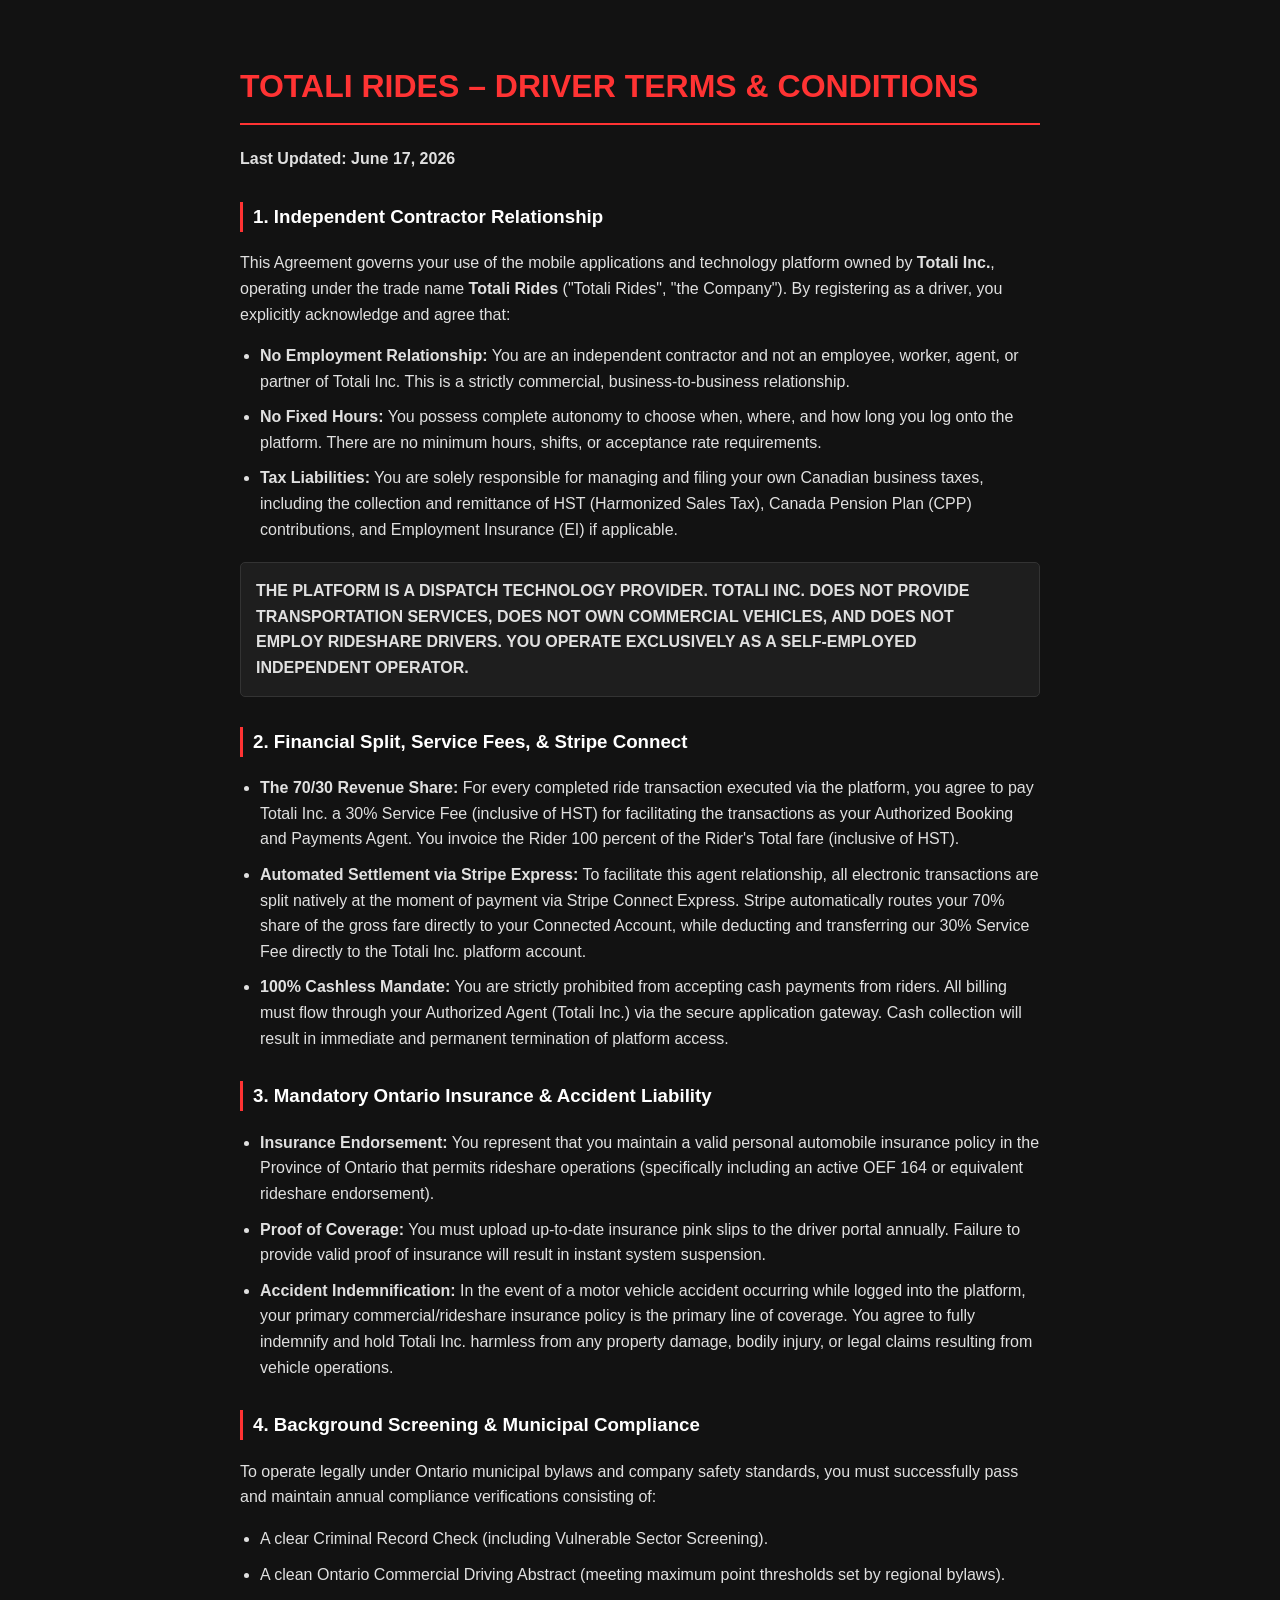
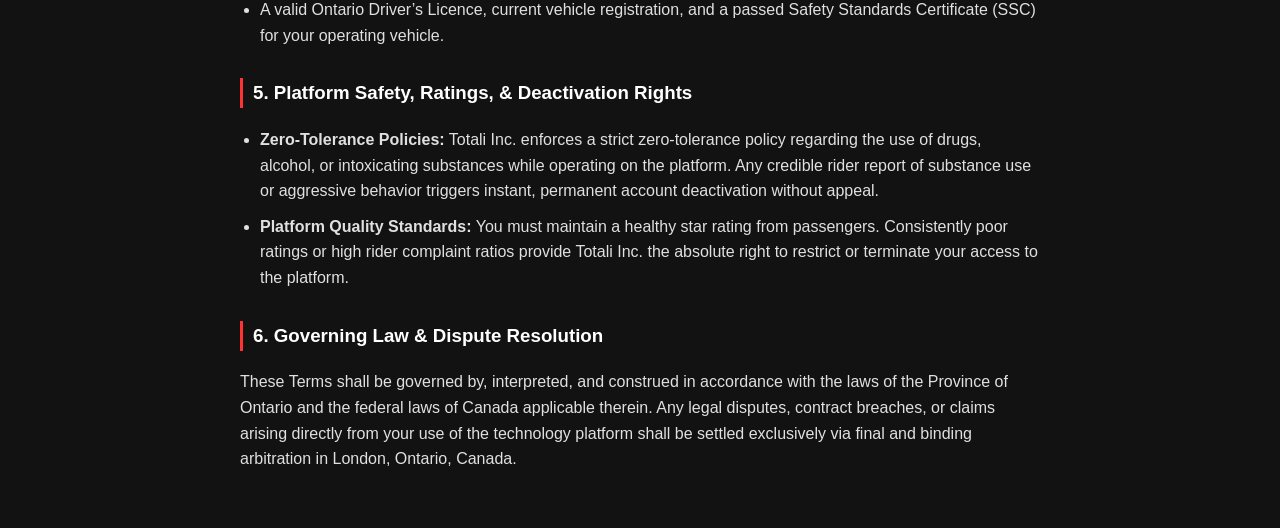
<file: driver-terms.html>
<!DOCTYPE html>
<html lang="en">
<head>
    <meta charset="UTF-8">
    <meta name="viewport" content="width=device-width, initial-scale=1.0">
    <title>Driver Terms & Conditions | Totali Rides</title>
    <style>
        body {
            background-color: #121212;
            color: #e0e0e0;
            font-family: 'Arial', sans-serif;
            line-height: 1.6;
            padding: 40px 20px;
            max-width: 800px;
            margin: 0 auto;
        }
        h1 {
            color: #ff3333;
            border-bottom: 2px solid #ff3333;
            padding-bottom: 10px;
        }
        h3 {
            color: #ffffff;
            margin-top: 30px;
            border-left: 3px solid #ff3333;
            padding-left: 10px;
        }
        .highlight-box {
            background-color: #1e1e1e;
            border: 1px solid #333;
            padding: 15px;
            border-radius: 5px;
            margin: 20px 0;
            font-weight: bold;
        }
        ul {
            padding-left: 20px;
        }
        li {
            margin-bottom: 10px;
        }
    </style>
</head>
<body>

    <h1>TOTALI RIDES – DRIVER TERMS & CONDITIONS</h1>
    <p><strong>Last Updated: June 17, 2026</strong></p>

    <h3>1. Independent Contractor Relationship</h3>
    <p>This Agreement governs your use of the mobile applications and technology platform owned by <strong>Totali Inc.</strong>, operating under the trade name <strong>Totali Rides</strong> ("Totali Rides", "the Company"). By registering as a driver, you explicitly acknowledge and agree that:</p>
    <ul>
        <li><strong>No Employment Relationship:</strong> You are an independent contractor and not an employee, worker, agent, or partner of Totali Inc. This is a strictly commercial, business-to-business relationship.</li>
        <li><strong>No Fixed Hours:</strong> You possess complete autonomy to choose when, where, and how long you log onto the platform. There are no minimum hours, shifts, or acceptance rate requirements.</li>
        <li><strong>Tax Liabilities:</strong> You are solely responsible for managing and filing your own Canadian business taxes, including the collection and remittance of HST (Harmonized Sales Tax), Canada Pension Plan (CPP) contributions, and Employment Insurance (EI) if applicable.</li>
    </ul>

    <div class="highlight-box">
        THE PLATFORM IS A DISPATCH TECHNOLOGY PROVIDER. TOTALI INC. DOES NOT PROVIDE TRANSPORTATION SERVICES, DOES NOT OWN COMMERCIAL VEHICLES, AND DOES NOT EMPLOY RIDESHARE DRIVERS. YOU OPERATE EXCLUSIVELY AS A SELF-EMPLOYED INDEPENDENT OPERATOR.
    </div>

      <h3>2. Financial Split, Service Fees, & Stripe Connect</h3>
    <ul>
        <li><strong>The 70/30 Revenue Share:</strong> For every completed ride transaction executed via the platform, you agree to pay Totali Inc. a 30% Service Fee (inclusive of HST) for facilitating the transactions as your Authorized Booking and Payments Agent. You invoice the Rider 100 percent of the Rider's Total fare (inclusive of HST).</li>
        <li><strong>Automated Settlement via Stripe Express:</strong> To facilitate this agent relationship, all electronic transactions are split natively at the moment of payment via Stripe Connect Express. Stripe automatically routes your 70% share of the gross fare directly to your Connected Account, while deducting and transferring our 30% Service Fee directly to the Totali Inc. platform account.</li>
        <li><strong>100% Cashless Mandate:</strong> You are strictly prohibited from accepting cash payments from riders. All billing must flow through your Authorized Agent (Totali Inc.) via the secure application gateway. Cash collection will result in immediate and permanent termination of platform access.</li>
    </ul>
  

    <h3>3. Mandatory Ontario Insurance & Accident Liability</h3>
    <ul>
        <li><strong>Insurance Endorsement:</strong> You represent that you maintain a valid personal automobile insurance policy in the Province of Ontario that permits rideshare operations (specifically including an active OEF 164 or equivalent rideshare endorsement).</li>
        <li><strong>Proof of Coverage:</strong> You must upload up-to-date insurance pink slips to the driver portal annually. Failure to provide valid proof of insurance will result in instant system suspension.</li>
        <li><strong>Accident Indemnification:</strong> In the event of a motor vehicle accident occurring while logged into the platform, your primary commercial/rideshare insurance policy is the primary line of coverage. You agree to fully indemnify and hold Totali Inc. harmless from any property damage, bodily injury, or legal claims resulting from vehicle operations.</li>
    </ul>

    <h3>4. Background Screening & Municipal Compliance</h3>
    <p>To operate legally under Ontario municipal bylaws and company safety standards, you must successfully pass and maintain annual compliance verifications consisting of:</p>
    <ul>
        <li>A clear Criminal Record Check (including Vulnerable Sector Screening).</li>
        <li>A clean Ontario Commercial Driving Abstract (meeting maximum point thresholds set by regional bylaws).</li>
        <li>A valid Ontario Driver’s Licence, current vehicle registration, and a passed Safety Standards Certificate (SSC) for your operating vehicle.</li>
    </ul>

    <h3>5. Platform Safety, Ratings, & Deactivation Rights</h3>
    <ul>
        <li><strong>Zero-Tolerance Policies:</strong> Totali Inc. enforces a strict zero-tolerance policy regarding the use of drugs, alcohol, or intoxicating substances while operating on the platform. Any credible rider report of substance use or aggressive behavior triggers instant, permanent account deactivation without appeal.</li>
        <li><strong>Platform Quality Standards:</strong> You must maintain a healthy star rating from passengers. Consistently poor ratings or high rider complaint ratios provide Totali Inc. the absolute right to restrict or terminate your access to the platform.</li>
    </ul>

    <h3>6. Governing Law & Dispute Resolution</h3>
    <p>These Terms shall be governed by, interpreted, and construed in accordance with the laws of the Province of Ontario and the federal laws of Canada applicable therein. Any legal disputes, contract breaches, or claims arising directly from your use of the technology platform shall be settled exclusively via final and binding arbitration in London, Ontario, Canada.</p>

</body>
</html>
</file>
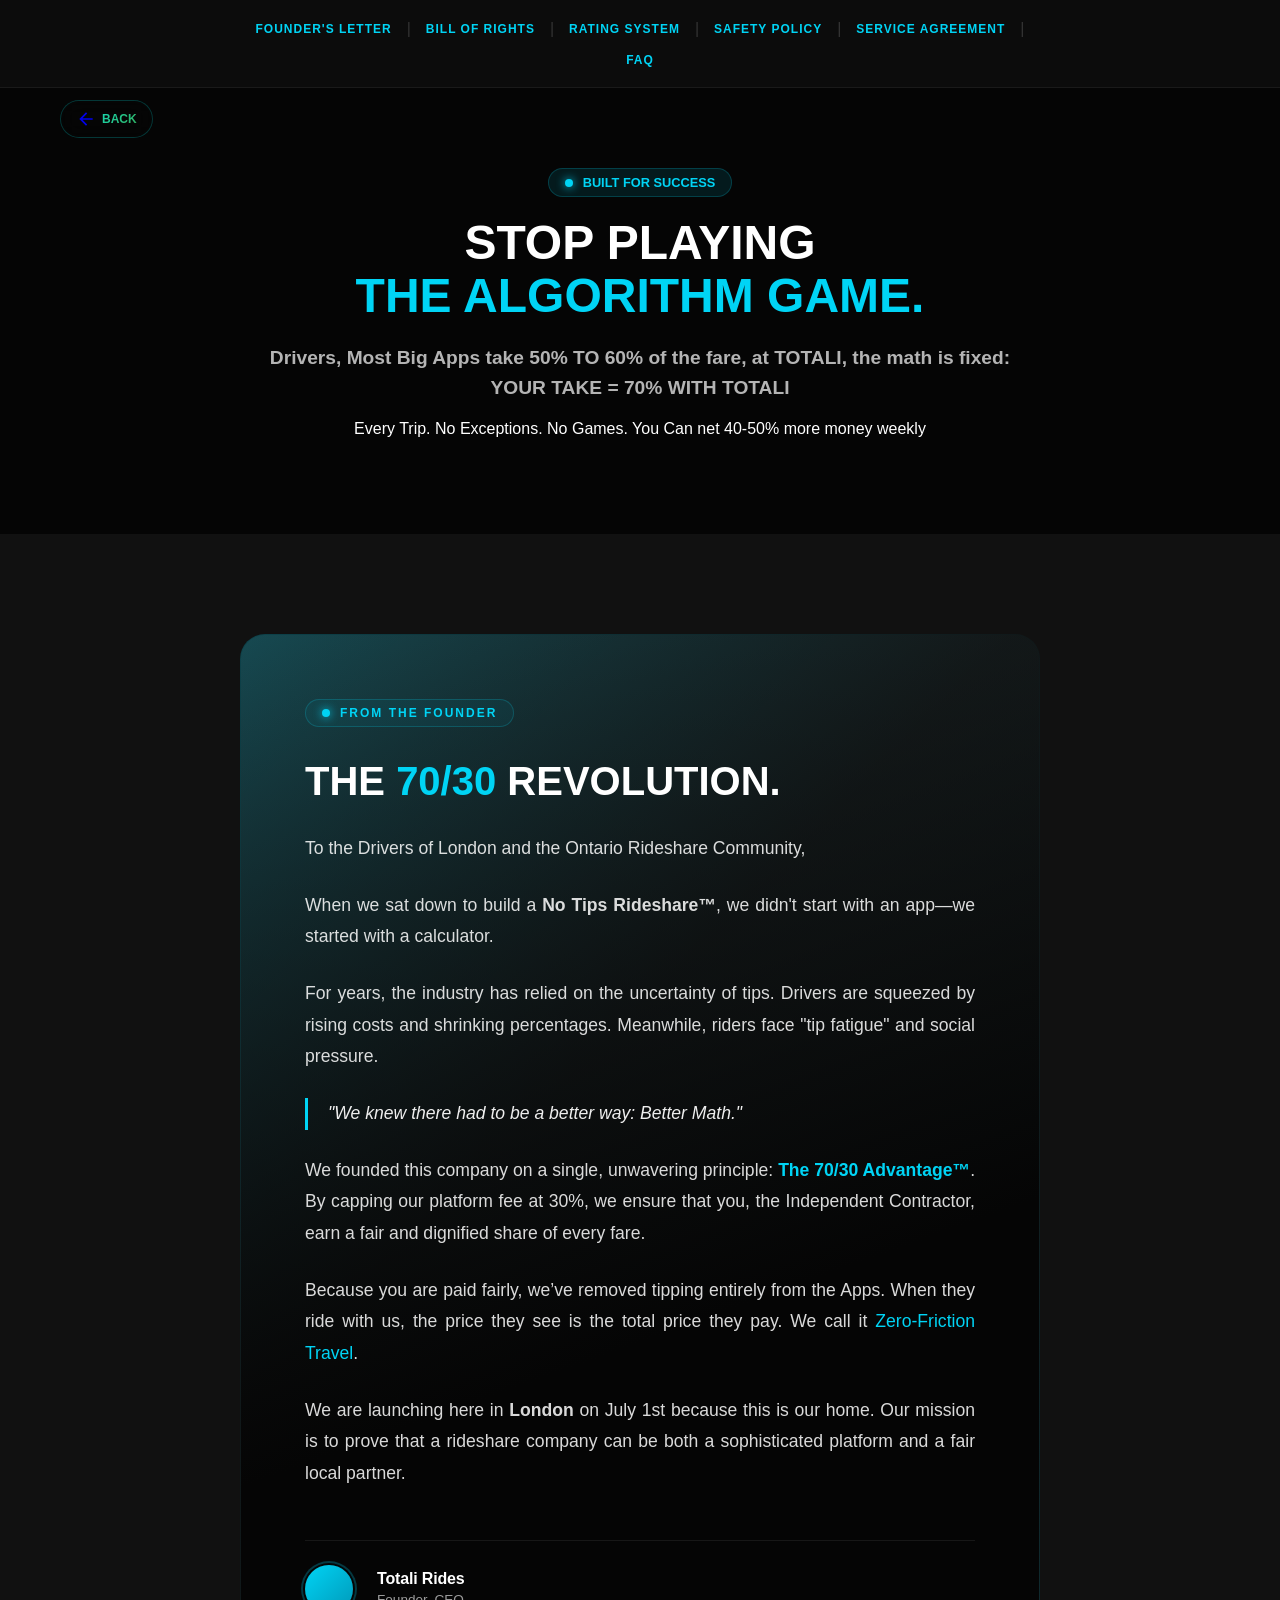
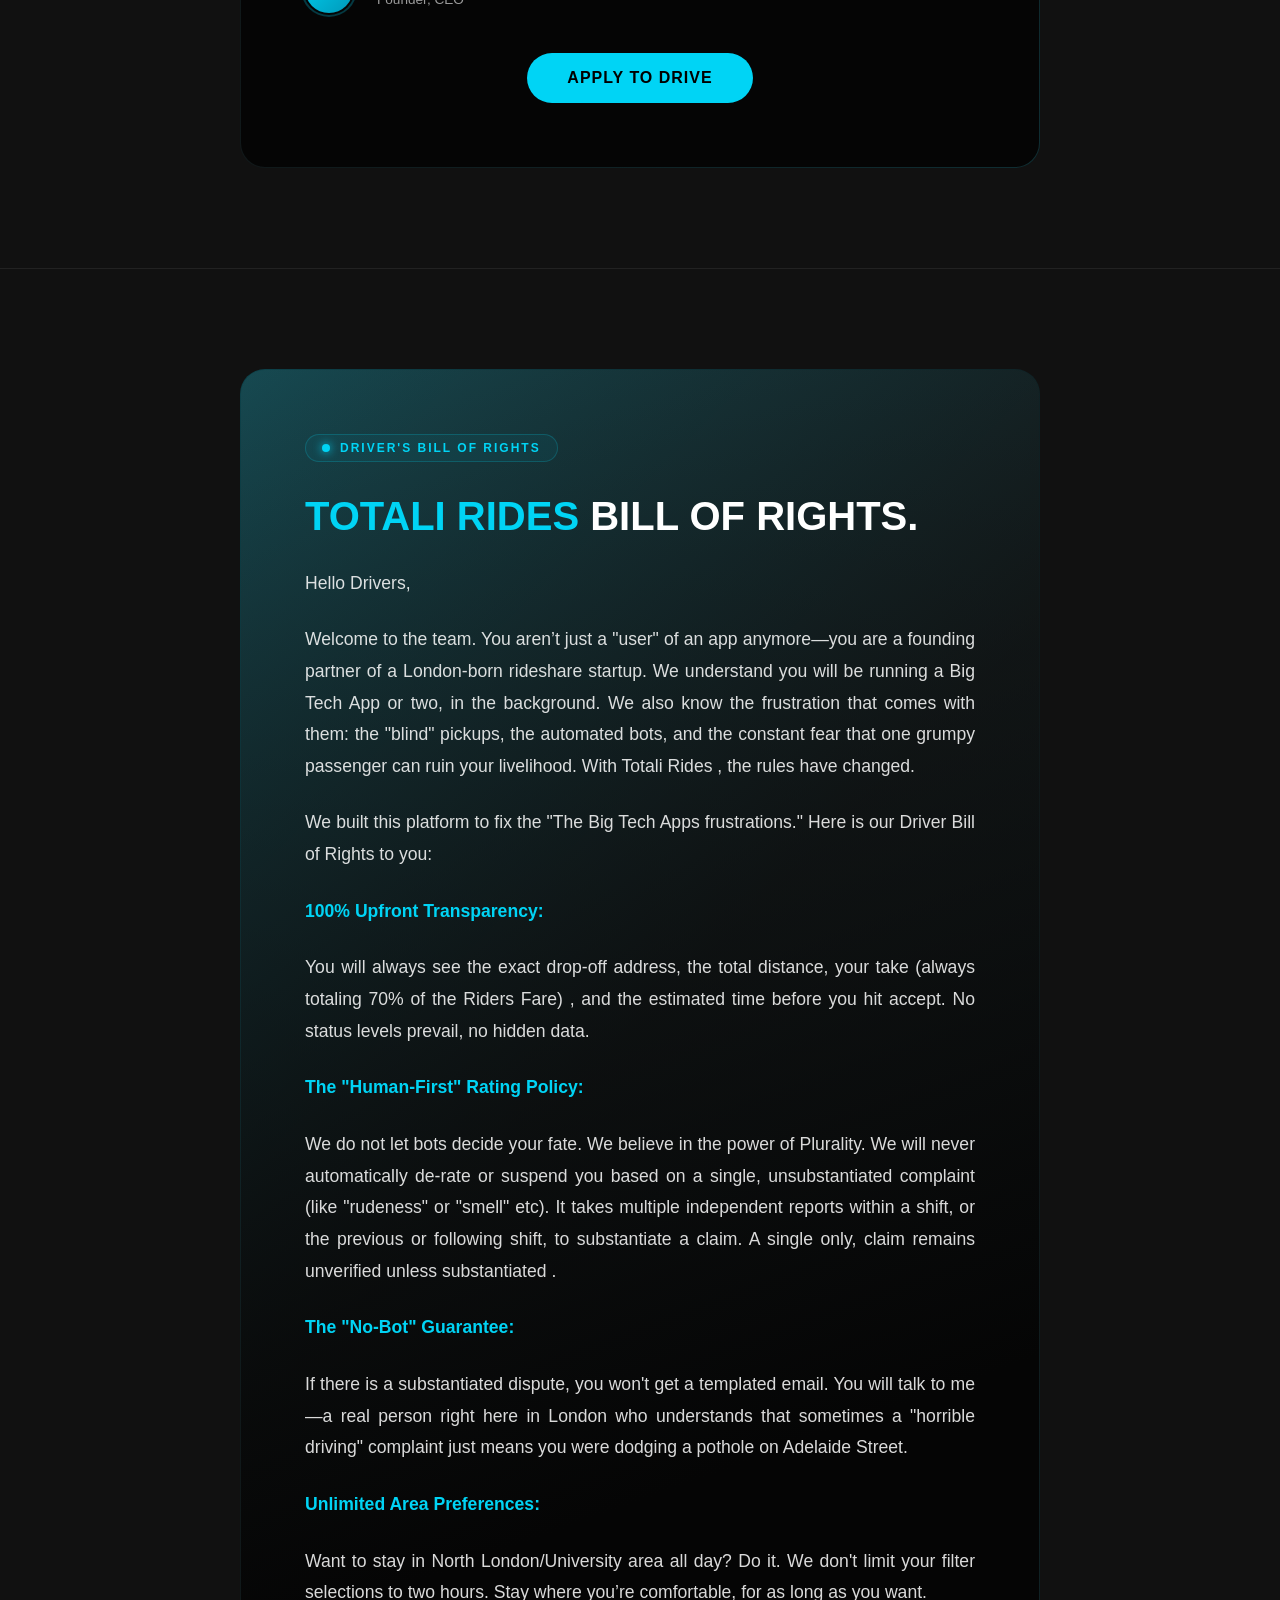
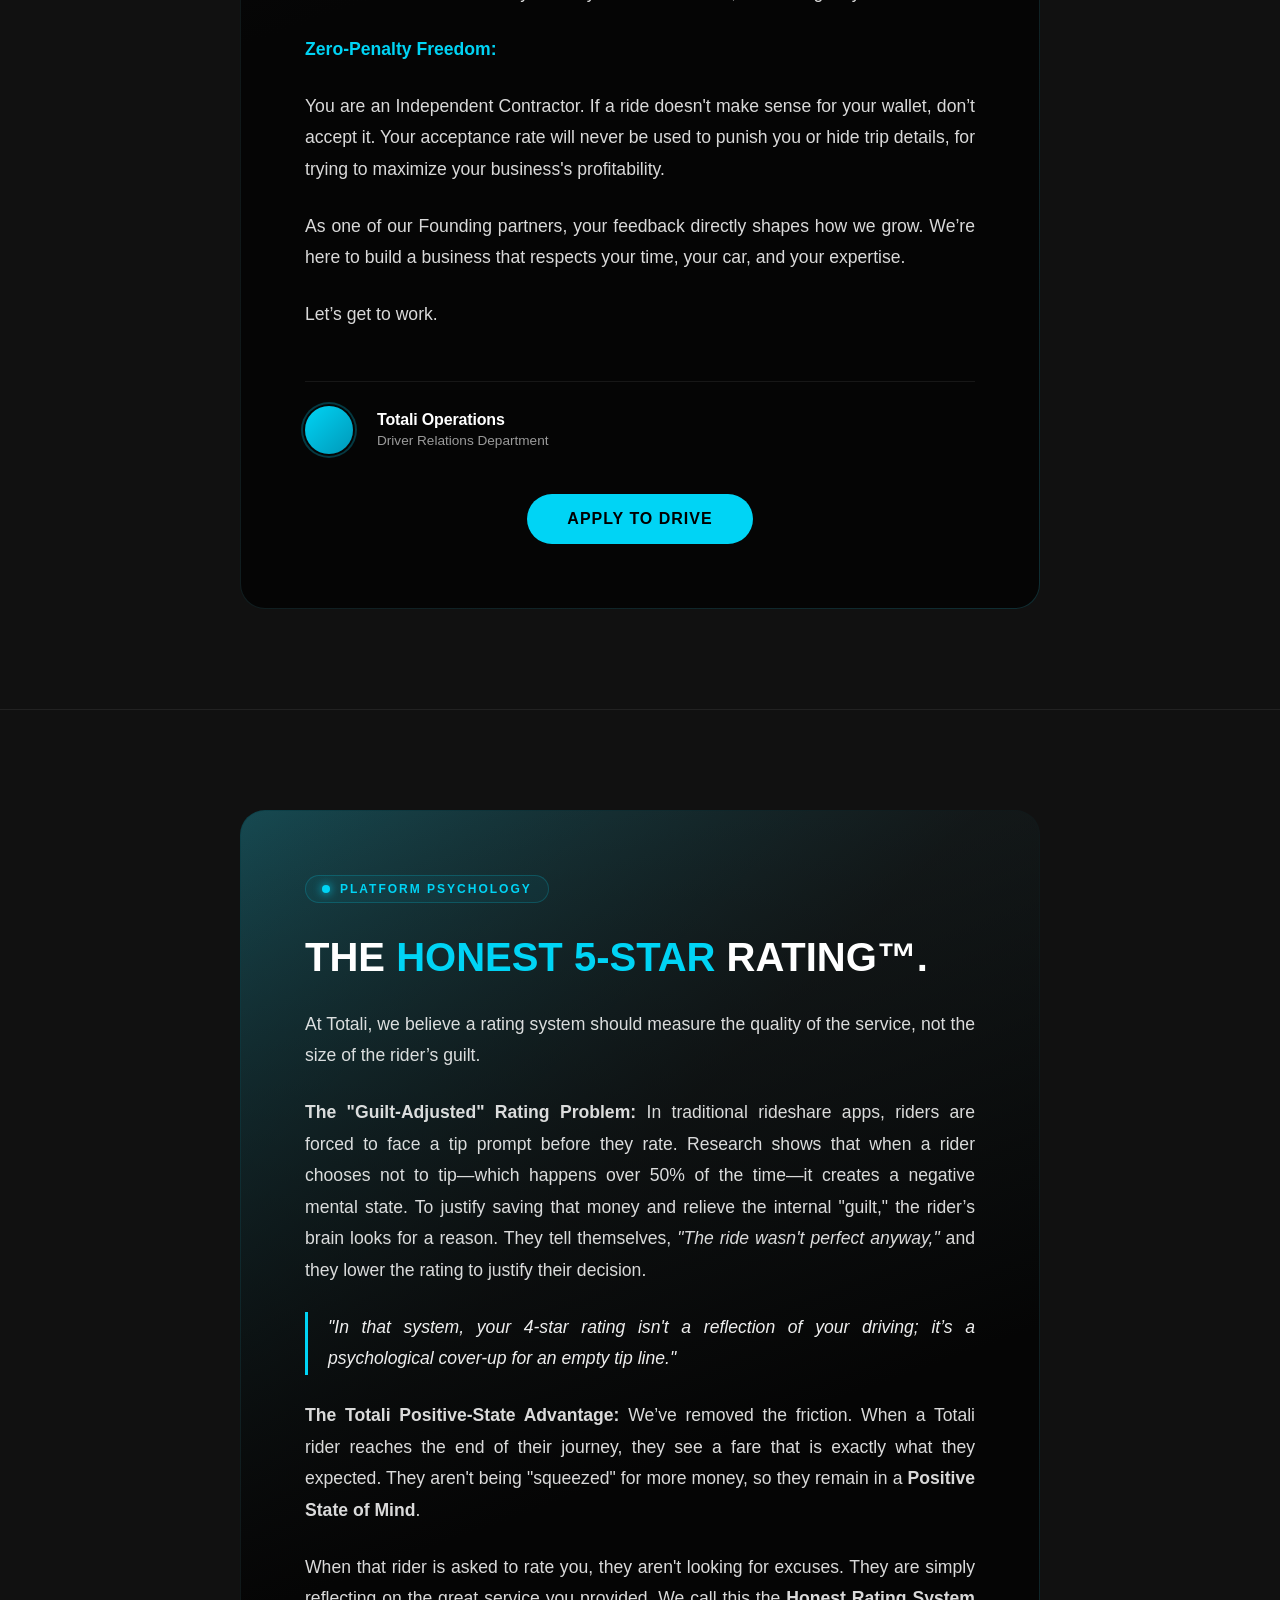
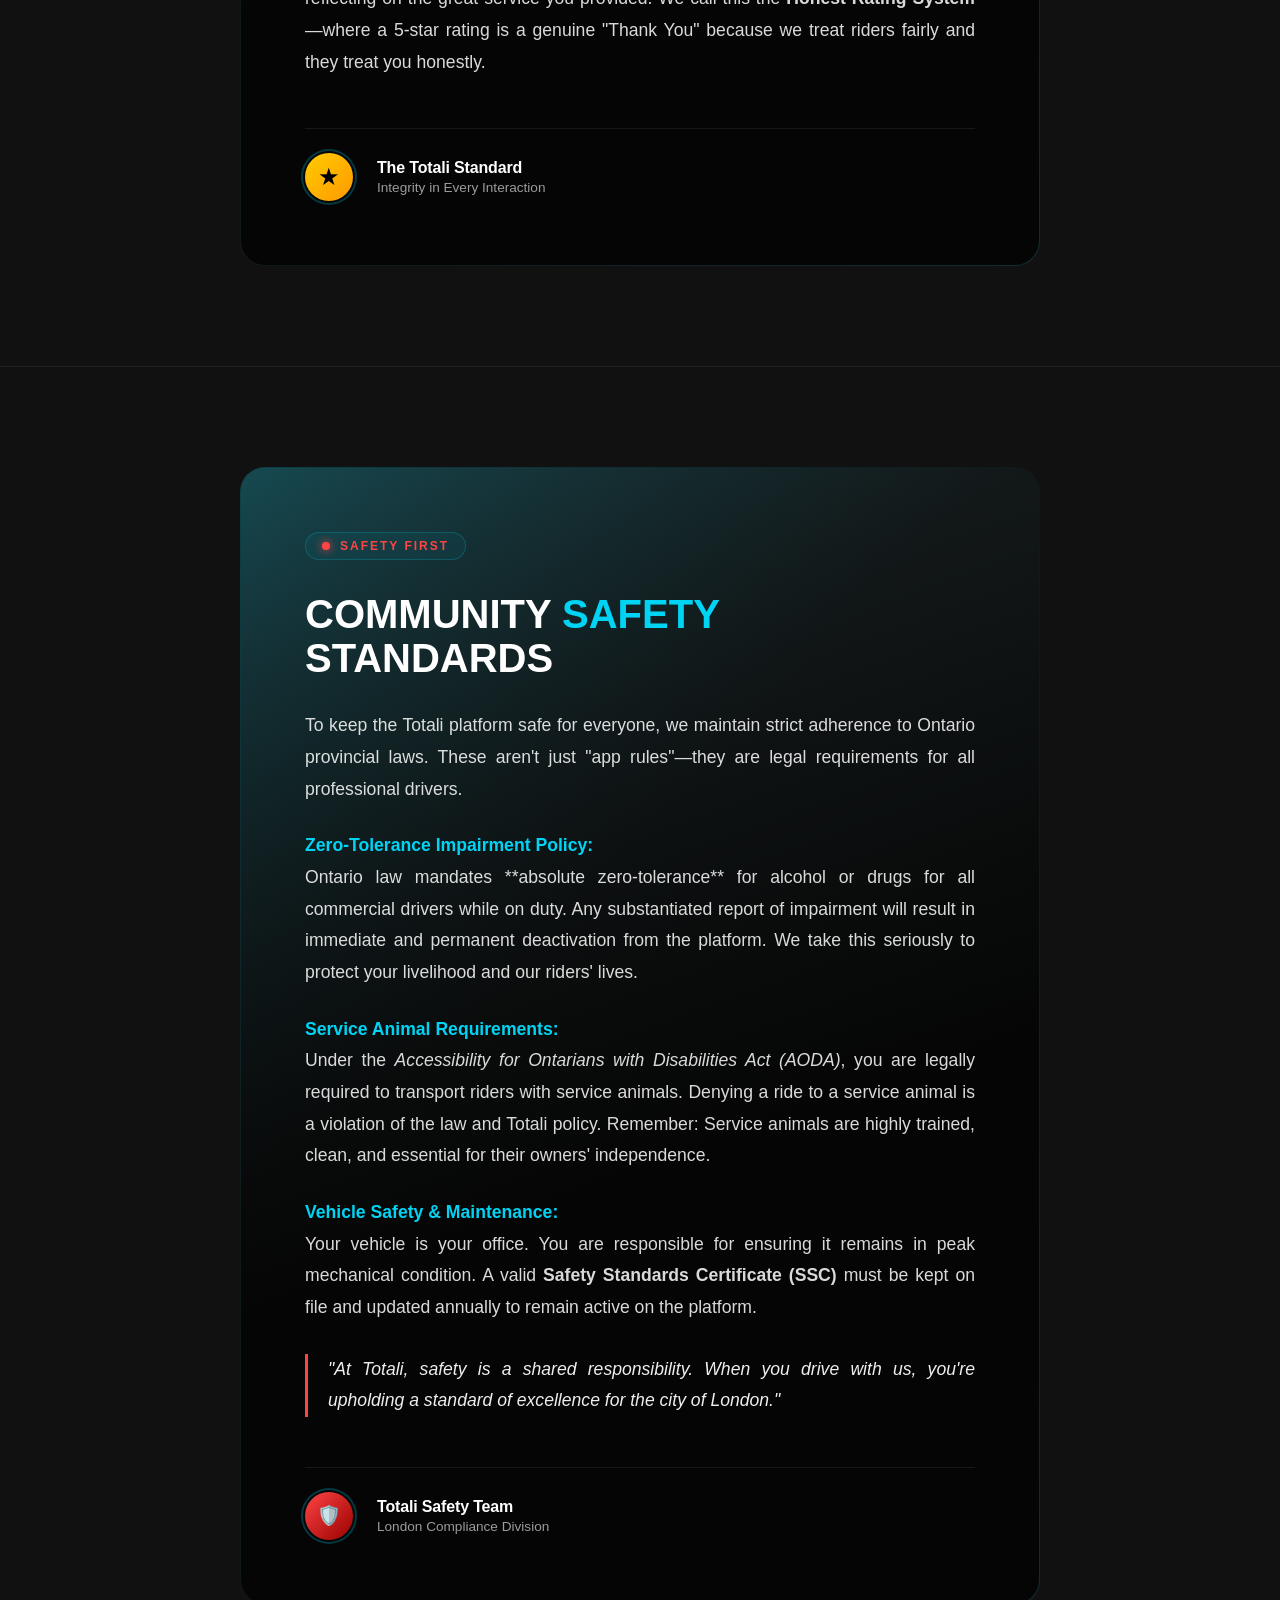
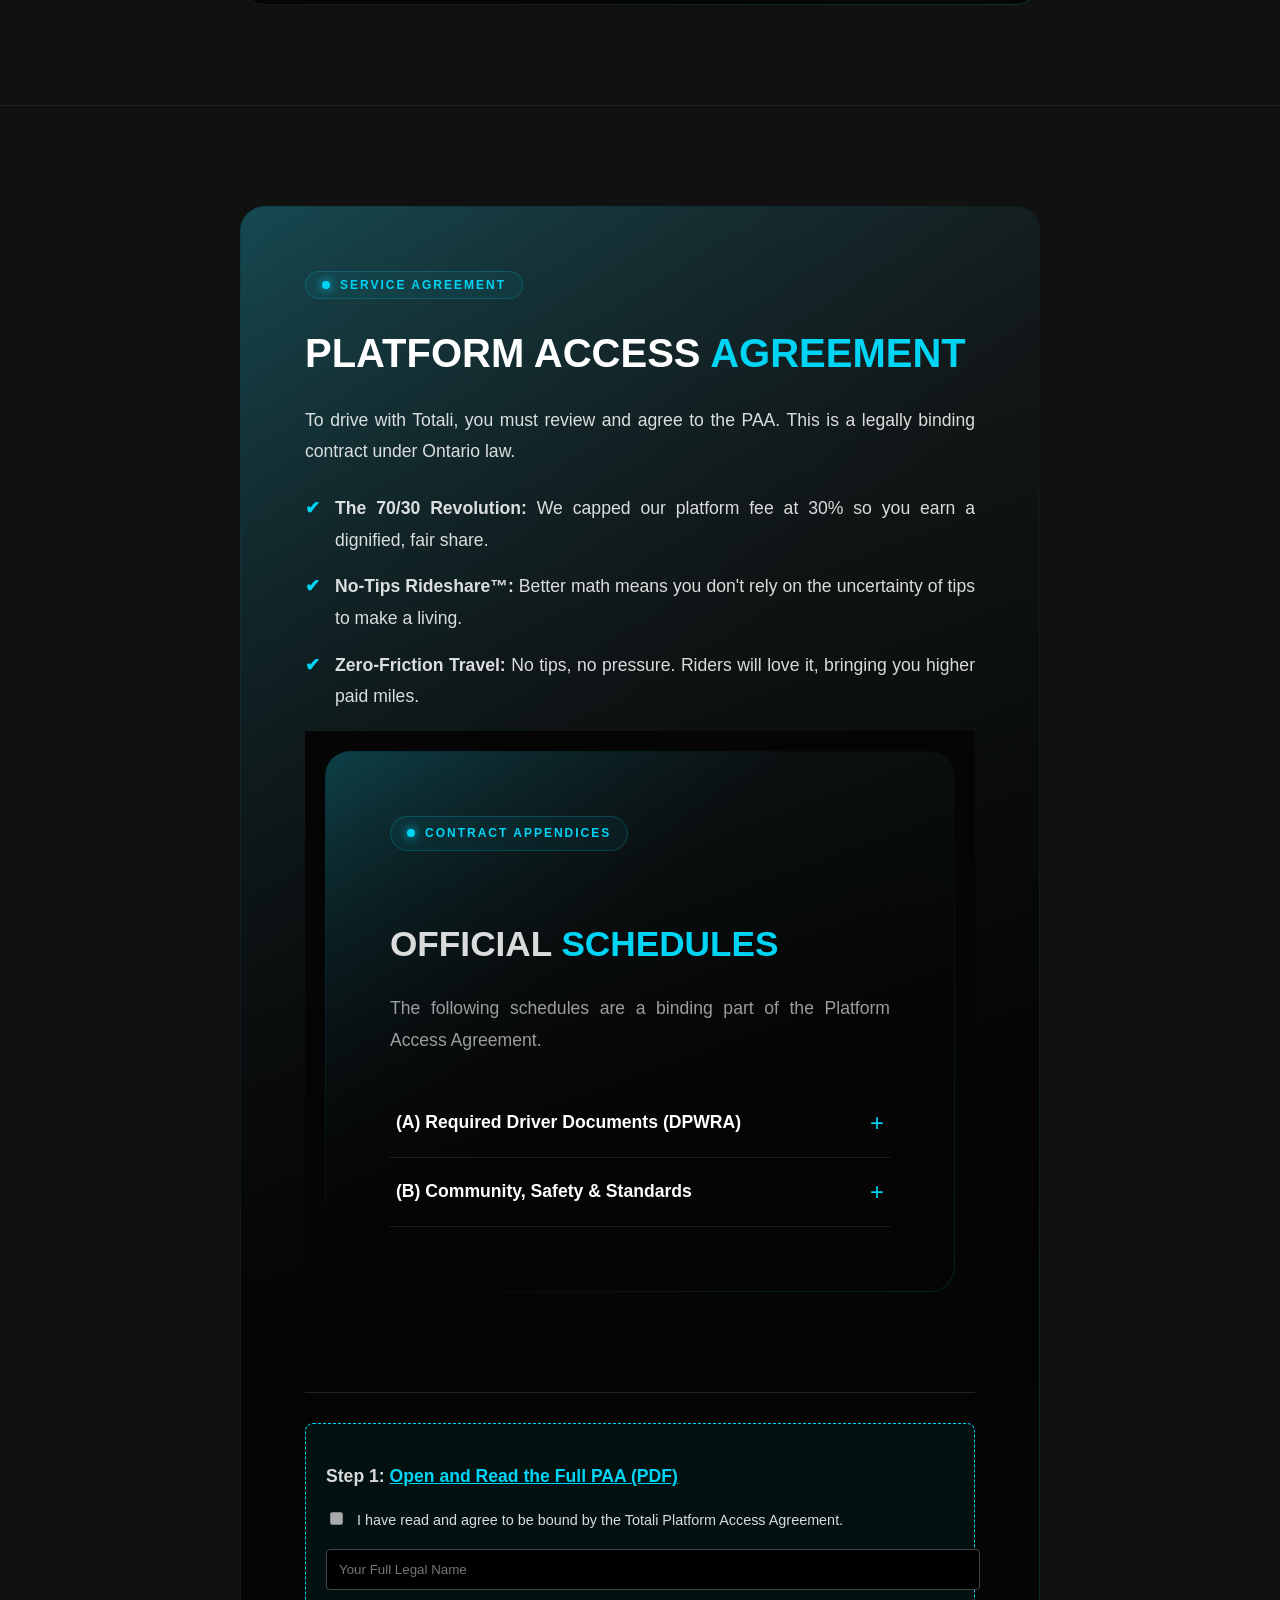
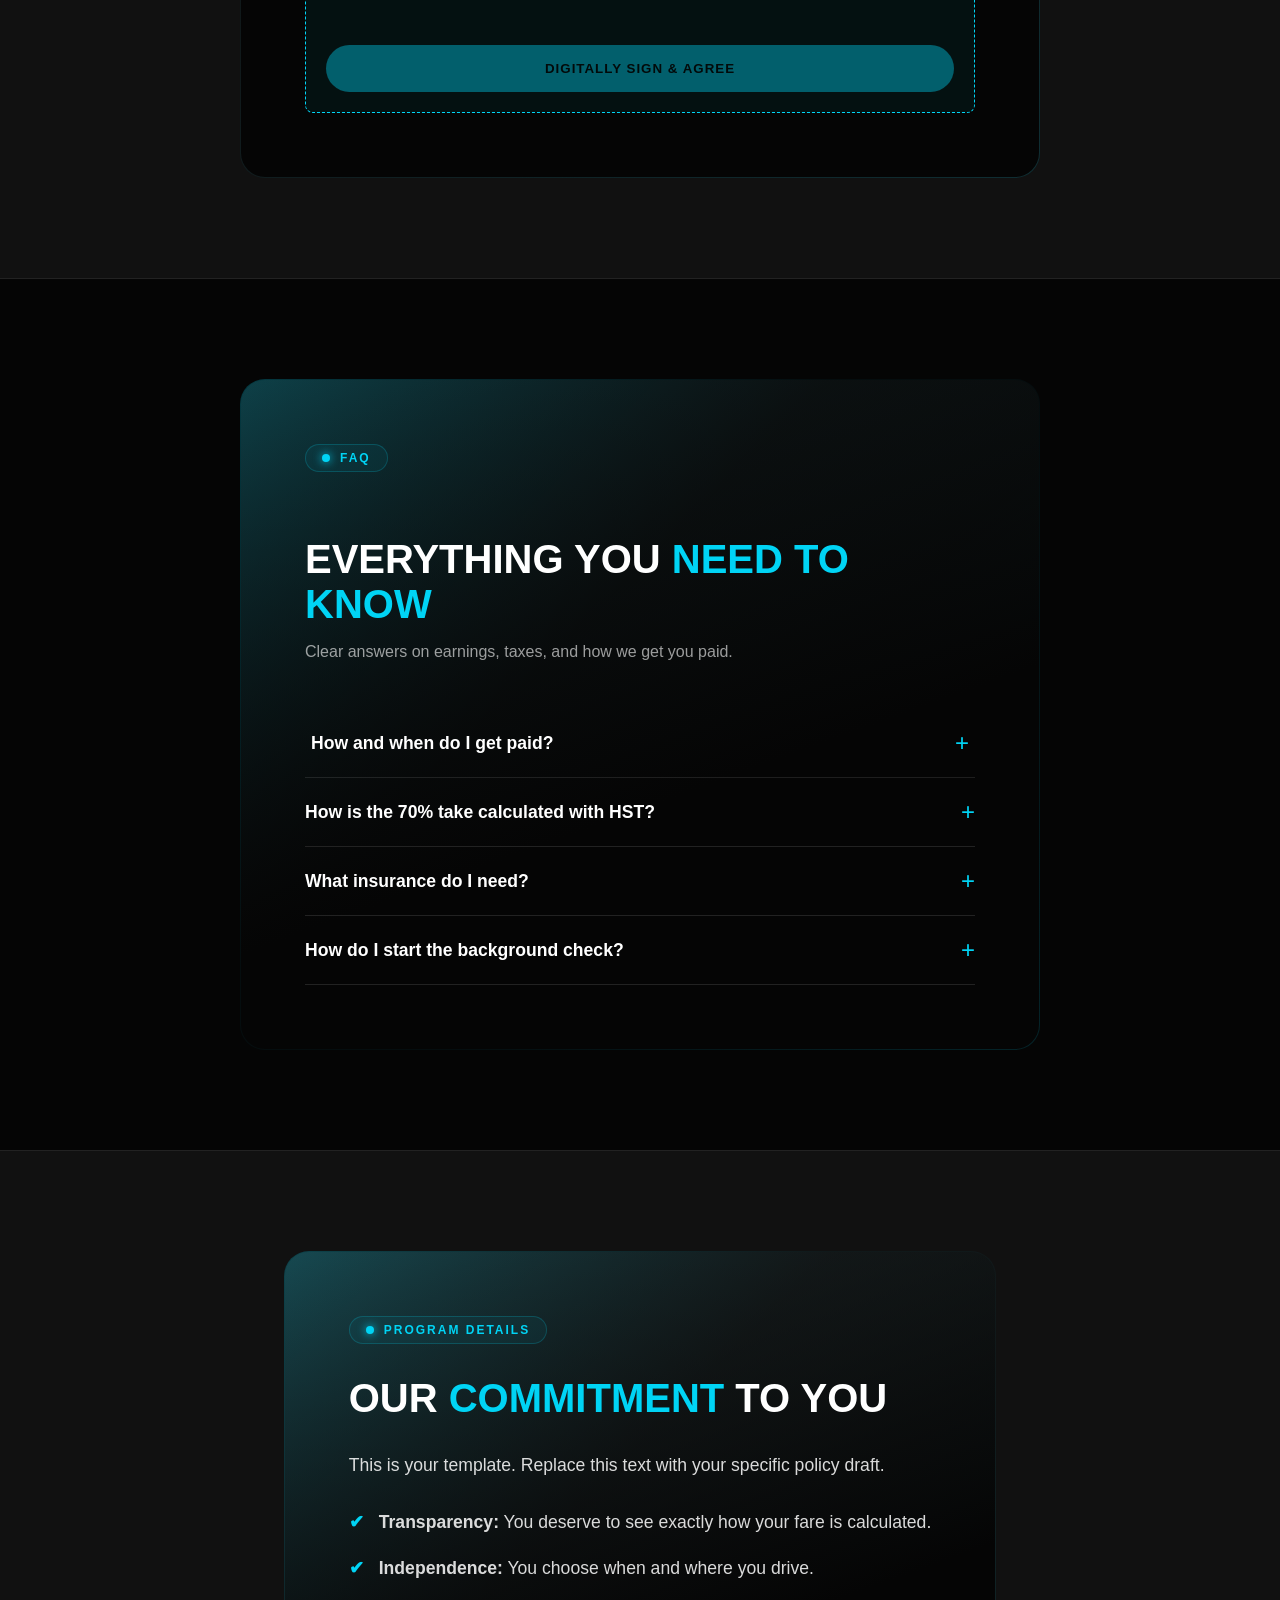
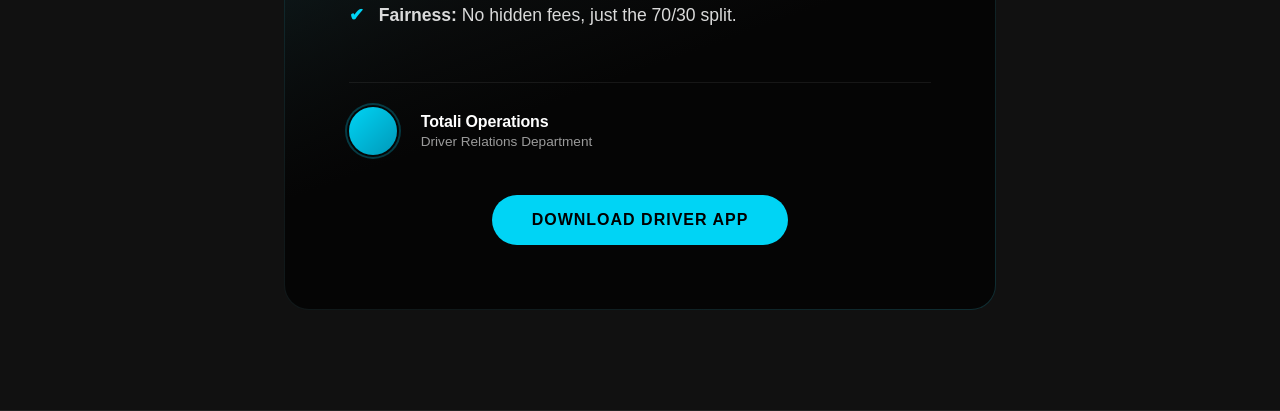
<file: drivers-portal.html>
<!DOCTYPE html>
<html lang="en">
<head>
    <meta charset="UTF-8">
    <meta name="viewport" content="width=device-width, initial-scale=1.0">
    <title>Driver Portal | Totali</title>     
    <style>
        /* CSS VARIABLES & STYLES (THE PAINT BOOTH) */
        :root {
            --color-bg: #050505;
            --color-cyan: #00d4f5;
            --color-green: #00ff88;
            --color-white: #ffffff;
            --radius-xl: 24px;
        }

        body { 
            background-color: var(--color-bg); 
            margin: 0; 
            font-family: 'Inter', sans-serif; 
            color: var(--color-white); 
            scroll-behavior: smooth; 
        }

        /* --- ADDED HERO STYLES TO FIX WHITE TEXT --- */
        .container { max-width: 1200px; margin: 0 auto; padding: 0 20px; }
        
        .hero__inner { 
            text-align: center; 
            padding-block: 5rem; 
            display: flex; 
            justify-content: center;
        }

        .hero__title { 
            font-size: 3rem; 
            margin: 20px 0; 
            font-weight: 900; 
            line-height: 1.1; 
        }

        .text-cyan { color: var(--color-cyan); }

        .hero__subtitle { 
            font-size: 1.2rem; 
            color: rgba(255,255,255,0.7); 
            line-height: 1.6;
            max-width: 800px;
            margin: 0 auto;
        }

        .badge {
            display: inline-flex;
            align-items: center;
            padding: 6px 16px;
            background: rgba(0, 212, 245, 0.1);
            border: 1px solid rgba(0, 212, 245, 0.2);
            border-radius: 100px;
            color: var(--color-cyan);
            font-weight: 700;
            font-size: 0.8rem;
            text-transform: uppercase;
        }

        .badge--dot::before {
            content: '';
            width: 8px;
            height: 8px;
            background: var(--color-cyan);
            border-radius: 50%;
            margin-right: 10px;
            box-shadow: 0 0 10px var(--color-cyan);
        }
        /* ------------------------------------------ */

        /* SECTION STYLING */
        .founder { 
            background: #111111; 
            padding-block: 5rem; 
            display: flex; 
            align-items: center; 
            position: relative; 
            overflow: hidden; 
            border-bottom: 1px solid #222; 
        }
        
        .founder__inner { 
            max-width: 800px; 
            margin: 0 auto; 
            position: relative; 
            z-index: 1; 
            padding: 20px; 
        }

        .founder__card-wrap {
            padding: 1px; border-radius: calc(var(--radius-xl) + 1px);
            background: linear-gradient(135deg, rgba(0,212,245,0.25) 0%, rgba(0,212,245,0.04) 40%, rgba(0,212,245,0.04) 60%, rgba(0,212,245,0.15) 100%);
        }

        .founder__card {
            background: linear-gradient(160deg, rgba(255,255,255,0.04) 0%, var(--color-bg) 60%);
            border-radius: var(--radius-xl); padding: 4rem; position: relative; overflow: hidden;
        }

        /* PILL HEADER */
        .pill-header { 
            display: inline-flex; align-items: center; gap: 10px; padding: 6px 16px; 
            background: rgba(0, 212, 245, 0.05); border: 1px solid rgba(0, 212, 245, 0.2); 
            border-radius: 100px; margin-bottom: 2rem; 
        }
        .dot-small { width: 8px; height: 8px; background-color: var(--color-cyan); border-radius: 50%; box-shadow: 0 0 10px var(--color-cyan); }

        /* TYPOGRAPHY */
        h1 { font-size: 2.5rem; margin: 0 0 30px 0; text-transform: uppercase; font-weight: 800; line-height: 1.1; }
        .content-body { color: rgba(255,255,255,0.85); font-size: 1.1rem; line-height: 1.8; text-align: justify; }
        .content-body p { margin-bottom: 25px; }

        /* SIGNATURES */
        .sig-block { display: flex; align-items: center; gap: 1.5rem; margin-top: 50px; padding-top: 1.5rem; border-top: 1px solid rgba(255,255,255,0.07); }
        .dot-large { width: 48px; height: 48px; border-radius: 50%; background: linear-gradient(135deg, var(--color-cyan), #0098b8); flex-shrink: 0; box-shadow: 0 0 0 2px var(--color-bg), 0 0 0 4px rgba(0,212,245,0.25); }
        .sig-name { font-weight: 800; font-size: 1rem; color: var(--color-white); letter-spacing: -0.01em; margin-bottom: 0.2rem; }
        .sig-role { color: rgba(255,255,255,0.6); font-size: 0.85rem; }

        /* --- DOWNLOAD BUTTON STYLING --- */
.btn-download { 
    background: var(--color-cyan); 
    color: #000000 !important; /* Forces text to be black for contrast */
    padding: 1rem 2.5rem; 
    border-radius: 50px; 
    text-decoration: none; 
    font-weight: 800; 
    text-transform: uppercase; 
    display: inline-block; 
    margin-top: 40px; 
    transition: 0.3s; 
    border: none; 
    cursor: pointer;
    letter-spacing: 1px;
}

.btn-download:hover { 
    box-shadow: 0 0 25px var(--color-cyan); 
    transform: scale(1.05);
    background: #ffffff; /* Turns white on hover for a cool effect */
}

/* Also ensure the list style is present for your "Commitment" section */
.policy-list { list-style: none; padding: 0; margin-top: 20px; }
.policy-list li { margin-bottom: 15px; padding-left: 30px; position: relative; }
.policy-list li::before { content: '✔'; color: var(--color-cyan); position: absolute; left: 0; font-weight: bold; }

    /* --- FAQ ACCORDION FIX --- */
.accordion__body {
    display: none; /* This hides the answer by default */
    overflow: hidden;
    transition: all 0.3s ease;
}

.accordion__body.open {
    display: block; /* This shows the answer when clicked */
}

.accordion__trigger {
    width: 100%;
    text-align: left;
    background: none;
    border: none;
    padding-block: 20px;
    border-bottom: 1px solid rgba(255,255,255,0.1);
    color: white;
    cursor: pointer;
    display: flex;
    justify-content: space-between;
    align-items: center;
}

/* Optional: Add a little plus sign or arrow feel */
.accordion__trigger::after {
    content: '+';
    color: var(--color-cyan);
    font-size: 1.5rem;
    font-weight: 300;
}

[aria-expanded="true"]::after {
    content: '−';
}  
        /* MOBILE FIX FOR SECTION OVERFLOW */
@media screen and (max-width: 768px) {
    .founder, .founder__inner, .founder__card-wrap, .founder__card {
        max-width: 100% !important;
        overflow-x: hidden !important;
        padding-left: 15px !important;
        padding-right: 15px !important;
        box-sizing: border-box !important;
    }

    /* Shrink the big title so it fits on one line */
    h1 {
        font-size: 1.8rem !important; 
        word-wrap: break-word !important;
    }
}
    </style>
</head>

<body>

    <!-- STICKY TABLE OF CONTENTS -->
    <nav style="background: #0c0c0c; border-bottom: 1px solid #1a1a1a; padding: 20px; position: sticky; top: 0; z-index: 1000;">
    <div style="max-width: 800px; margin: 0 auto; display: flex; flex-wrap: wrap; gap: 15px; justify-content: center; align-items: center;">
        <a href="#founder" style="color: #00d4f5; text-decoration: none; font-size: 0.75rem; font-weight: 700; text-transform: uppercase; letter-spacing: 1px;">Founder's Letter</a>
        <span style="color: #333;">|</span>
        <a href="#bill-of-rights" style="color: #00d4f5; text-decoration: none; font-size: 0.75rem; font-weight: 700; text-transform: uppercase; letter-spacing: 1px;">Bill of Rights</a>
        <span style="color: #333;">|</span>
        <a href="#rating" style="color: #00d4f5; text-decoration: none; font-size: 0.75rem; font-weight: 700; text-transform: uppercase; letter-spacing: 1px;">Rating System</a>
        <span style="color: #333;">|</span>
        <a href="#safety" style="color: #00d4f5; text-decoration: none; font-size: 0.75rem; font-weight: 700; text-transform: uppercase; letter-spacing: 1px;">Safety Policy</a>
        <span style="color: #333;">|</span>
        <a href="#agreement" style="color: #00d4f5; text-decoration: none; font-size: 0.75rem; font-weight: 700; text-transform: uppercase; letter-spacing: 1px;">Service Agreement</a>
        <span style="color: #333;">|</span>
        <a href="#driver-faq" style="color: #00d4f5; text-decoration: none; font-size: 0.75rem; font-weight: 700; text-transform: uppercase; letter-spacing: 1px;">FAQ</a>
    </div>
</nav>
<!-- FLOATING BACK BUTTON CONTAINER -->
<div class="back-btn-wrapper">
    <a href="index.html" class="shimmer-back-btn">
       <svg width="20" height="20" viewBox="0 0 24 24" fill="currentColor">
          <path d="M20 11H7.83l5.59-5.59L12 4l-8 8 8 8 1.41-1.41L7.83 13H20v-2z"/>
       </svg>
       <span>Back</span>
    </a>
</div>

<style>
/* 1. This wrapper stays centered with your content */
.back-btn-wrapper {
    position: fixed;
    top: 100px; /* PC placement */
    left: 50%;
    transform: translateX(-50%);
    width: 100%;
    max-width: 1200px;
    pointer-events: none;
    z-index: 9999;
}

/* 2. The button itself */
.shimmer-back-btn {
    position: absolute;
    left: 20px;
    pointer-events: auto;
    display: flex;
    align-items: center;
    gap: 6px;
    text-decoration: none;
    font-weight: 800;
    text-transform: uppercase;
    font-size: 0.75rem;
    padding: 8px 15px;
    border-radius: 30px;
    border: 1px solid rgba(0, 255, 255, 0.2);
    background-color: rgba(0, 0, 0, 0.7);
    backdrop-filter: blur(10px);
    
    background-image: linear-gradient(135deg, #00FFFF 0%, #34A853 50%, #00FFFF 100%);
    background-size: 200% auto;
    -webkit-background-clip: text;
    -webkit-text-fill-color: transparent;
    animation: shimmerShift 3s linear infinite;
    transition: all 0.3s ease;
}

.shimmer-back-btn:hover {
    transform: translateX(-3px);
    border-color: #00FFFF;
}

@keyframes shimmerShift {
    to { background-position: 200% center; }
}

/* 3. MOBILE FIX: Specifically for the "Service Agreement" overlap */
@media (max-width: 768px) {
    .back-btn-wrapper {
        /* Increased from 85px to 120px to clear your Nav Bar words */
        top: 120px; 
    }
    .shimmer-back-btn {
        left: 15px;
        padding: 7px 14px;
        background-color: rgba(0, 0, 0, 0.9); /* Darker to pop against background */
        box-shadow: 0 4px 15px rgba(0,0,0,0.3); /* Adds depth so it doesn't look 'flat' on the text */
    }
}
</style>
    <!-- NEW HEADER SECTION (NOW STYLED CORRECTLY) -->
    <div class="container hero__inner">
        <div class="hero__content">
          <span class="badge badge--dot">Built for Success</span>

          <h1 class="hero__title">
            STOP PLAYING<br>
            <span class="text-cyan">THE ALGORITHM GAME.</span>
          </h1>

          <p class="hero__subtitle">            
             
             <strong>Drivers, Most Big Apps take 50% TO 60% of the fare, at TOTALI, the math is fixed:</strong>
              <strong>YOUR TAKE = 70% WITH TOTALI  </strong>
              <p>Every Trip. No Exceptions. No Games. You Can net 40-50% more money weekly</p>
          </p>
        </div>
    </div>

   
    </section>    

    <!-- SECTION 1: FOUNDER'S LETTER -->
    <section class="founder" id="founder">
        <div class="founder__inner">
            <div class="founder__card-wrap">
                <div class="founder__card">
                    <div class="pill-header">
                        <div class="dot-small"></div>
                        <span style="color: var(--color-cyan); font-weight: 700; text-transform: uppercase; letter-spacing: 2px; font-size: 0.75rem;">From The Founder</span>
                    </div>
                    <h1>The <span style="color: var(--color-cyan);">70/30</span> Revolution.</h1>
                    <div class="content-body">
                        <p>To the Drivers of London and the Ontario Rideshare Community,</p>
                        <p>When we sat down to build a <strong>No Tips Rideshare™</strong>, we didn't start with an app—we started with a calculator.</p>
                        <p>For years, the industry has relied on the uncertainty of tips. Drivers are squeezed by rising costs and shrinking percentages. Meanwhile, riders face "tip fatigue" and social pressure.</p>
                        <p style="border-left: 3px solid var(--color-cyan); padding-left: 20px; font-style: italic; color: #eee;">"We knew there had to be a better way: Better Math."</p>
                        <p>We founded this company on a single, unwavering principle: <strong style="color: var(--color-cyan);">The 70/30 Advantage™</strong>. By capping our platform fee at 30%, we ensure that you, the Independent Contractor, earn a fair and dignified share of every fare.</p>
                        <p>Because you are paid fairly, we’ve removed tipping entirely from the Apps. When they ride with us, the price they see is the total price they pay. We call it <span style="color: var(--color-cyan);">Zero-Friction Travel</span>.</p>
                        <p>We are launching here in <strong>London</strong> on July 1st because this is our home. Our mission is to prove that a rideshare company can be both a sophisticated platform and a fair local partner.</p>
                    </div>
                      <!-- SIGNATURE BLOCK (RESTORED) -->
                    <div class="sig-block">
                        <div class="dot-large"></div>
                        <div>
                            <div class="sig-name">Totali Rides</div>
                            <div class="sig-role">Founder, CEO</div>
                        </div>
                    </div>

                    <!-- BUTTON (RESTORED) -->
                    <div style="text-align: center;">
                        <a href="#" class="btn-download">Apply To Drive</a>
                    </div>
                </div>
            </div>
        </div>
    </section>
 <!-- SECTION 1: FOUNDER'S LETTER -->
    <section class="founder" id="bill-of-rights">
        <div class="founder__inner">
            <div class="founder__card-wrap">
                <div class="founder__card">
                    <div class="pill-header">
                        <div class="dot-small"></div>
                        <span style="color: var(--color-cyan); font-weight: 700; text-transform: uppercase; letter-spacing: 2px; font-size: 0.75rem;">Driver's Bill Of Rights</span>
                    </div>
                    <h1><span style="color: var(--color-cyan);">Totali Rides</span> Bill Of Rights.</h1>
                    <div class="content-body">
                        <p>Hello Drivers,</p>
                        <p>Welcome to the team. You aren’t just a "user" of an app anymore—you are a founding partner of a London-born rideshare startup. 

                        We understand you will be running a Big Tech App or two, in the background. We also know the frustration that comes with them: the "blind" pickups, the automated bots, and the constant fear that one grumpy passenger can ruin your livelihood. 

                        With Totali Rides , the rules have changed.</p> 

                       <p>We built this platform to fix the "The Big Tech Apps frustrations." Here is our Driver Bill of Rights to you:</p>  

                       <p><strong style="color: var(--color-cyan);">100% Upfront Transparency:</strong></p> 
                       <p>You will always see the exact drop-off address, the total distance, your take (always totaling 70% of the Riders Fare) , and the estimated time before you hit accept. No status levels prevail, no hidden data.</p>  

                       <p><strong style="color: var(--color-cyan);">The "Human-First" Rating Policy:</strong></p> 
                       <p>We do not let bots decide your fate. We believe in the power of Plurality. We will never automatically de-rate or suspend you based on a single, unsubstantiated complaint (like "rudeness" or "smell" etc). It takes multiple independent reports within a shift, or the previous or following shift, to substantiate a claim. A single only, claim remains unverified unless substantiated .</p>  

                       <p><strong style="color: var(--color-cyan);">The "No-Bot" Guarantee:</strong></p> 
                       <p>If there is a substantiated dispute, you won't get a templated email. You will talk to me—a real person right here in London who understands that sometimes a "horrible driving" complaint just means you were dodging a pothole on Adelaide Street.</p>  

                       <p><strong style="color: var(--color-cyan);">Unlimited Area Preferences:</strong></p> 
                       <p>Want to stay in North London/University area all day? Do it. We don't limit your filter selections  to two hours. Stay where you’re comfortable, for as long as you want.</p>  

                       <p><strong style="color: var(--color-cyan);">Zero-Penalty Freedom:</strong></p> 
                       <p>You are an Independent Contractor. If a ride doesn't make sense for your wallet, don’t accept it. Your acceptance rate will never be used to punish you or hide trip details, for trying to maximize your business's profitability.</p>   

                      <p>As one of our Founding partners, your feedback directly shapes how we grow. We’re here to build a business that respects your time, your car, and your expertise. </p> 

                      <p>Let’s get to work.</p>
                    </div>
                      <!-- SIGNATURE BLOCK (RESTORED) -->
                    <div class="sig-block">
                        <div class="dot-large"></div>
                        <div>
                            <div class="sig-name">Totali Operations</div>
                            <div class="sig-role">Driver Relations Department</div>
                        </div>
                    </div>

                    <!-- BUTTON (RESTORED) -->
                    <div style="text-align: center;">
                        <a href="#" class="btn-download">Apply To Drive</a>
                    </div>
                </div>
            </div>
        </div>             
        </section>    
        
       <!-- SECTION 2: THE HONEST RATING SYSTEM -->
    <section class="founder" id="rating">
        <div class="founder__inner">
            <div class="founder__card-wrap">
                <div class="founder__card">
                    <div class="pill-header">
                        <div class="dot-small"></div>
                        <span style="color: var(--color-cyan); font-weight: 700; text-transform: uppercase; letter-spacing: 2px; font-size: 0.75rem;">Platform Psychology</span>
                    </div>
                    
                    <h1>The <span style="color: var(--color-cyan);">Honest 5-Star</span> Rating™.</h1>
                    
                    <div class="content-body">
                        <p>At Totali, we believe a rating system should measure the quality of the service, not the size of the rider’s guilt.</p>
                        
                        <p><strong>The "Guilt-Adjusted" Rating Problem:</strong> In traditional rideshare apps, riders are forced to face a tip prompt before they rate. Research shows that when a rider chooses not to tip—which happens over 50% of the time—it creates a negative mental state. To justify saving that money and relieve the internal "guilt," the rider’s brain looks for a reason. They tell themselves, <em>"The ride wasn't perfect anyway,"</em> and they lower the rating to justify their decision.</p>

                        <p style="border-left: 3px solid var(--color-cyan); padding-left: 20px; font-style: italic; color: #eee;">
                            "In that system, your 4-star rating isn't a reflection of your driving; it’s a psychological cover-up for an empty tip line."
                        </p>

                        <p><strong>The Totali Positive-State Advantage:</strong> We’ve removed the friction. When a Totali rider reaches the end of their journey, they see a fare that is exactly what they expected. They aren't being "squeezed" for more money, so they remain in a <strong>Positive State of Mind</strong>.</p>
                        
                        <p>When that rider is asked to rate you, they aren't looking for excuses. They are simply reflecting on the great service you provided. We call this the <strong>Honest Rating System</strong>—where a 5-star rating is a genuine "Thank You" because we treat riders fairly and they treat you honestly.</p>
                    </div>

                    <!-- SIGNATURE BLOCK -->
                    <div class="sig-block">
                        <div class="dot-large" style="background: linear-gradient(135deg, #ffcc00, #ff9900); display: flex; align-items: center; justify-content: center; font-size: 1.5rem; color: #000;">★</div>
                        <div>
                            <div class="sig-name">The Totali Standard</div>
                            <div class="sig-role">Integrity in Every Interaction</div>
                        </div>
                    </div>
                </div>
            </div>
        </div>
        </section>  
    <!-- SECTION: SAFETY & CODE OF CONDUCT -->
<section class="founder" id="safety" style="background: #111111;">
    <div class="founder__inner">
        <div class="founder__card-wrap">
            <div class="founder__card">
                <div class="pill-header">
                    <div class="dot-small" style="background-color: #ff4444; box-shadow: 0 0 10px #ff4444;"></div>
                    <span style="color: #ff4444; font-weight: 700; text-transform: uppercase; letter-spacing: 2px; font-size: 0.75rem;">Safety First</span>
                </div>
                
                <h1>Community <span style="color: var(--color-cyan);">Safety</span> Standards</h1>
                
                <div class="content-body">
                    <p>To keep the Totali platform safe for everyone, we maintain strict adherence to Ontario provincial laws. These aren't just "app rules"—they are legal requirements for all professional drivers.</p>

                    <p><strong style="color: var(--color-cyan);">Zero-Tolerance Impairment Policy:</strong><br>
                    Ontario law mandates **absolute zero-tolerance** for alcohol or drugs for all commercial drivers while on duty. Any substantiated report of impairment will result in immediate and permanent deactivation from the platform. We take this seriously to protect your livelihood and our riders' lives.</p>

                    <p><strong style="color: var(--color-cyan);">Service Animal Requirements:</strong><br>
                    Under the <em>Accessibility for Ontarians with Disabilities Act (AODA)</em>, you are legally required to transport riders with service animals. Denying a ride to a service animal is a violation of the law and Totali policy. Remember: Service animals are highly trained, clean, and essential for their owners' independence.</p>

                    <p><strong style="color: var(--color-cyan);">Vehicle Safety & Maintenance:</strong><br>
                    Your vehicle is your office. You are responsible for ensuring it remains in peak mechanical condition. A valid <strong>Safety Standards Certificate (SSC)</strong> must be kept on file and updated annually to remain active on the platform.</p>

                    <p style="border-left: 3px solid #ff4444; padding-left: 20px; font-style: italic; color: #eee; margin-top: 30px;">
                        "At Totali, safety is a shared responsibility. When you drive with us, you're upholding a standard of excellence for the city of London."
                    </p>
                </div>

                <div class="sig-block">
                    <div class="dot-large" style="background: linear-gradient(135deg, #ff4444, #990000); display: flex; align-items: center; justify-content: center; font-size: 1.2rem; color: #fff;">🛡️</div>
                    <div>
                        <div class="sig-name">Totali Safety Team</div>
                        <div class="sig-role">London Compliance Division</div>
                    </div>
                </div>
            </div>
        </div>
    </div>
</section>
  <!-- SECTION: BINDING SERVICE AGREEMENT (v1.0) -->
<section class="founder" id="agreement">
    <div class="founder__inner">
        <div class="founder__card-wrap">
            <div class="founder__card">
                <div class="pill-header">
                    <div class="dot-small"></div>
                    <span style="color: var(--color-cyan); font-weight: 700; text-transform: uppercase; letter-spacing: 2px; font-size: 0.75rem;">Service Agreement</span>
                </div>
                <h1>Platform Access <span style="color: var(--color-cyan);">Agreement</span></h1>
                
                <div class="content-body">
                    <p>To drive with Totali, you must review and agree to the PAA. This is a legally binding contract under Ontario law.</p>
                    
                   <ul class="policy-list">
                   <li><strong>The 70/30 Revolution:</strong> We capped our platform fee at 30% so you earn a dignified, fair share.</li>
                   <li><strong>No-Tips Rideshare™:</strong> Better math means you don't rely on the uncertainty of tips to make a living.</li>
                   <li><strong>Zero-Friction Travel:</strong> No tips, no pressure. Riders will love it, bringing you higher paid miles.</li>
                  </ul>
<!-- SECTION: BINDING SCHEDULES (ACCORDION STYLE) -->
<section class="founder" id="paa-schedules" style="background: #050505; padding-top: 0;">
    <div class="founder__inner">
        <div class="founder__card-wrap">
            <div class="founder__card">
                <div class="pill-header">
                    <div class="dot-small"></div>
                    <span style="color: var(--color-cyan); font-weight: 700; text-transform: uppercase; letter-spacing: 2px; font-size: 0.75rem;">Contract Appendices</span>
                </div>
                
                <h2 style="font-size: 2.2rem; margin-bottom: 1rem; text-transform: uppercase; font-weight: 800;">Official <span style="color: var(--color-cyan);">Schedules</span></h2>
                <p style="color: rgba(255,255,255,0.6); margin-bottom: 2rem;">The following schedules are a binding part of the Platform Access Agreement.</p>

                <div class="accordion">

                    <!-- (A) REQUIRED DOCUMENTS -->
                    <div class="accordion__item">
                        <button class="accordion__trigger">
                            <span style="font-weight: 700; font-size: 1.1rem;">(A) Required Driver Documents (DPWRA)</span>
                        </button>
                        <div class="accordion__body" style="padding: 20px 0; color: rgba(255,255,255,0.8); line-height: 1.6;">
                            <p>As per the Digital Platform Workers' Rights Act, the following time-sensitive documents are incorporated into this agreement:</p>
                            <ul style="margin-top: 10px; padding-left: 20px; list-style-type: disc; color: var(--color-cyan);">
                                <li>Driver Policy Notice</li>
                                <li>How-To Guide</li>
                                <li>Troubleshooting and Incident Guide</li>
                                <li>Mandatory Disclosure Guide</li>
                            </ul>
                        </div>
                    </div>

                    <!-- (B) COMMUNITY & CONDUCT -->
                    <div class="accordion__item">
                        <button class="accordion__trigger">
                            <span style="font-weight: 700; font-size: 1.1rem;">(B) Community, Safety & Standards</span>
                        </button>
                        <div class="accordion__body" style="padding: 20px 0; color: rgba(255,255,255,0.8); line-height: 1.6;">
                            <p>Drivers must adhere to the following operational standards to maintain platform access:</p>
                            <ul style="margin-top: 10px; padding-left: 20px; list-style-type: disc; color: var(--color-cyan);">
                                <li>Community Guidelines & Code of Conduct</li>
                                <li>Provincial Addendums (Ontario)</li>
                                <li>Service Animals: Info and Refusal Policies</li>
                            </ul>
                            <p style="margin-top: 15px; font-size: 0.9rem; color: rgba(255,255,255,0.5);">
                                <em>Note:</em> Failure to comply with Service Animal regulations is a violation of the Ontario Human Rights Code and results in immediate deactivation.
                            </p>
                        </div>
                    </div>

                </div>
            </div>
        </div>
    </div>
</section>
                    <!-- THE BINDING FORM -->
                    <form action="https://formspree.io/f/xykodjeq" method="POST" id="paa-form" style="margin-top: 30px; text-align: left;">                      
                        <input type="hidden" name="PAA_Version" value="v1.0-May-2024">                        
                        <input type="hidden" name="_next" value="https://ka7450gmail.github.io/totali-web/thanks.html">
                        <div style="background: rgba(0,255,255,0.05); padding: 20px; border-radius: 8px; border: 1px dashed var(--color-cyan);">
                            <p style="margin-bottom: 15px;">
                                <strong>Step 1:</strong> 
                               <a href="assets/documents/Totali_PAA_v1.0.pdf#toolbar=0" target="_blank" rel="noopener noreferrer" id="paa-link" style="color: var(--color-cyan); font-weight: bold; text-decoration: underline;">
                                  Open and Read the Full PAA (PDF)
                                </a>
                                </a>
                                </a>
                            </p>
                            
                            <label style="display: block; margin-bottom: 15px; font-size: 0.9rem; cursor: pointer;">
                                <input type="checkbox" id="agree-checkbox" required disabled style="margin-right: 10px;">
                                I have read and agree to be bound by the Totali Platform Access Agreement.
                            </label>

                            <input type="text" name="driver_name" placeholder="Your Full Legal Name" required 
                                   style="width: 100%; padding: 12px; margin-bottom: 15px; background: #000; border: 1px solid #444; color: #fff; border-radius: 4px;">
                            
                            <button type="submit" id="submit-btn" class="btn-download" style="width: 100%; opacity: 0.4; cursor: not-allowed;" disabled>
                                Digitally Sign & Agree
                            </button>
                        </div>
                    </form>
                </div>
            </div>
        </div>
    </div>
</section>

<script>
    // Logic to unlock the form only after PDF is opened
    const pLink = document.getElementById('paa-link');
    const pBox = document.getElementById('agree-checkbox');
    const pBtn = document.getElementById('submit-btn');

    pLink.addEventListener('click', () => {
        pBox.disabled = false;
        pLink.innerHTML = "PAA Document Opened ✓";
    });

    pBox.addEventListener('change', () => {
        pBtn.disabled = !pBox.checked;
        pBtn.style.opacity = pBox.checked ? "1" : "0.4";
        pBtn.style.cursor = pBox.checked ? "pointer" : "not-allowed";
    });
</script> 

        <!-- SECTION: DRIVER FAQ (ACCORDION STYLE) -->
<section class="founder" id="driver-faq" style="background: #050505;">
    <div class="founder__inner">
        <div class="founder__card-wrap">
            <div class="founder__card">
                <div class="pill-header">
                    <div class="dot-small"></div>
                    <span style="color: var(--color-cyan); font-weight: 700; text-transform: uppercase; letter-spacing: 2px; font-size: 0.75rem;">FAQ </span>
                </div>
                
                <h2 style="font-size: 2.5rem; margin-bottom: 1rem; text-transform: uppercase; font-weight: 800;">Everything You <span style="color: var(--color-cyan);">Need to Know</span></h2>
                <p style="color: rgba(255,255,255,0.6); margin-bottom: 3rem;">Clear answers on earnings, taxes, and how we get you paid.</p>

                <div class="accordion">

                   <!-- UPDATED STRIPE & INSTANT PAY FAQ -->
<div class="accordion__item">
    <button class="accordion__trigger">
        <span style="font-weight: 700; font-size: 1.1rem;">How and when do I get paid?</span>
    </button>
    <div class="accordion__body" style="padding: 20px 0; color: rgba(255,255,255,0.8); line-height: 1.6;">
        <p>We use <strong>Stripe Connect</strong> to handle all earnings safely. You have two options:</p>
        <ul style="margin-top: 10px; padding-left: 20px; list-style-type: disc;">
            <li><strong>Weekly Payouts:</strong> Your earnings are automatically deposited to your bank account every week for free.</li>
            <li><strong>Instant Payouts:</strong> Need your money now? Link an eligible debit card to your Stripe Dashboard to cash out your earnings in minutes for a small 1% Stripe processing fee.</li>
        </ul>
        <p style="margin-top: 15px; font-size: 0.95rem; color: rgba(255,255,255,0.6);">
            <em>Note on Transparency:</em> To keep our platform fee at a low 30%, we split the cost of credit card processing. Totali pays 30% of the processing fees, and the driver pays 70% (their proportional share of the 2.9% transaction cost). This ensures we can provide a high-tech platform while maintaining your 70% take.
        </p>
    </div>
</div>

                    <!-- HST BREAKDOWN -->
                    <div class="accordion__item">
                        <button class="accordion__trigger" style="background: none; border: none; color: white; width: 100%; display: flex; justify-content: space-between; align-items: center; padding: 20px 0; cursor: pointer; border-bottom: 1px solid #222;">
                            <span style="font-weight: 700; font-size: 1.1rem;">How is the 70% take calculated with HST?</span>
                        </button>
                        <div class="accordion__body" style="padding: 20px 0; color: rgba(255,255,255,0.8); line-height: 1.6;">
                            <p>As an Independent Contractor in Ontario, the CRA requires you to collect HST on all fares. Your 70% "Gross Take" includes this tax. For example, on a $100 fare, you receive $70.00 ($61.94 for your services + $8.06 HST). Totali automatically generates tax-compliant invoices for every ride to keep your records perfect.</p>
                        </div>
                    </div>

                    <!-- INSURANCE -->
                    <div class="accordion__item">
                        <button class="accordion__trigger" style="background: none; border: none; color: white; width: 100%; display: flex; justify-content: space-between; align-items: center; padding: 20px 0; cursor: pointer; border-bottom: 1px solid #222;">
                            <span style="font-weight: 700; font-size: 1.1rem;">What insurance do I need?</span>
                        </button>
                        <div class="accordion__body" style="padding: 20px 0; color: rgba(255,255,255,0.8); line-height: 1.6;">
                            <p>You maintain your standard personal auto insurance. Totali provides the primary Commercial Fleet Insurance that covers you and your passengers while you are on a "Totali Trip," ensuring you are fully compliant with Ontario transportation regulations.</p>
                        </div>
                    </div>

                    <!-- BACKGROUND CHECK -->
                    <div class="accordion__item">
                        <button class="accordion__trigger" style="background: none; border: none; color: white; width: 100%; display: flex; justify-content: space-between; align-items: center; padding: 20px 0; cursor: pointer; border-bottom: 1px solid #222;">
                            <span style="font-weight: 700; font-size: 1.1rem;">How do I start the background check?</span>
                        </button>
                        <div class="accordion__body" style="padding: 20px 0; color: rgba(255,255,255,0.8); line-height: 1.6;">
                            <p>Simply upload your Vulnerable Sector Screening (VSS) and a recent Driving Abstract through the app. Because we are local to London, our verification team typically approves qualified drivers within 3 to 5 business days.</p>
                        </div>
                    </div>

                </div>
            </div>
        </div>
    </div>
</section>
  
    
    <!-- SECTION 2: TEMPLATE FOR OTHER POLICIES (Copy this for Ratings, Safety, etc.) -->
    <section class="founder" id="bill-of-rights">
        <div class="founder__inner">
            <div class="founder__card-wrap">
                <div class="founder__card">
                    <div class="pill-header">
                        <div class="dot-small"></div>
                        <span style="color: var(--color-cyan); font-weight: 700; text-transform: uppercase; letter-spacing: 2px; font-size: 0.75rem;">Program Details</span>
                    </div>
                    <h1>Our <span style="color: var(--color-cyan);">Commitment</span> To You</h1>
                    <div class="content-body">
                        <p>This is your template. Replace this text with your specific policy draft.</p>
                        <ul class="policy-list">
                            <li><strong>Transparency:</strong> You deserve to see exactly how your fare is calculated.</li>
                            <li><strong>Independence:</strong> You choose when and where you drive.</li>
                            <li><strong>Fairness:</strong> No hidden fees, just the 70/30 split.</li>
                        </ul>
                    </div>
                    <div class="sig-block">
                        <div class="dot-large"></div>
                        <div>
                            <div class="sig-name">Totali Operations</div>
                            <div class="sig-role">Driver Relations Department</div>
                        </div>
                    </div>
                    <div style="text-align: center;"><a href="#" class="btn-download">Download Driver App</a></div>
                </div>
            </div>
        </div>
    </section>
<script>
document.addEventListener('DOMContentLoaded', function() {
    const accordionTriggers = document.querySelectorAll('.accordion__trigger');

    accordionTriggers.forEach(trigger => {
        trigger.addEventListener('click', function() {
            const parent = this.parentElement;
            const body = parent.querySelector('.accordion__body');
            const isOpen = body.classList.contains('open');

            // Close all other open accordion items
            document.querySelectorAll('.accordion__body').forEach(item => {
                item.classList.remove('open');
                item.style.display = 'none';
            });
            document.querySelectorAll('.accordion__trigger').forEach(btn => {
                btn.setAttribute('aria-expanded', 'false');
            });

            // If it wasn't open, open it now
            if (!isOpen) {
                body.classList.add('open');
                body.style.display = 'block';
                this.setAttribute('aria-expanded', 'true');
            }
        });
    });
});
</script>
</body>
</html>
</file>
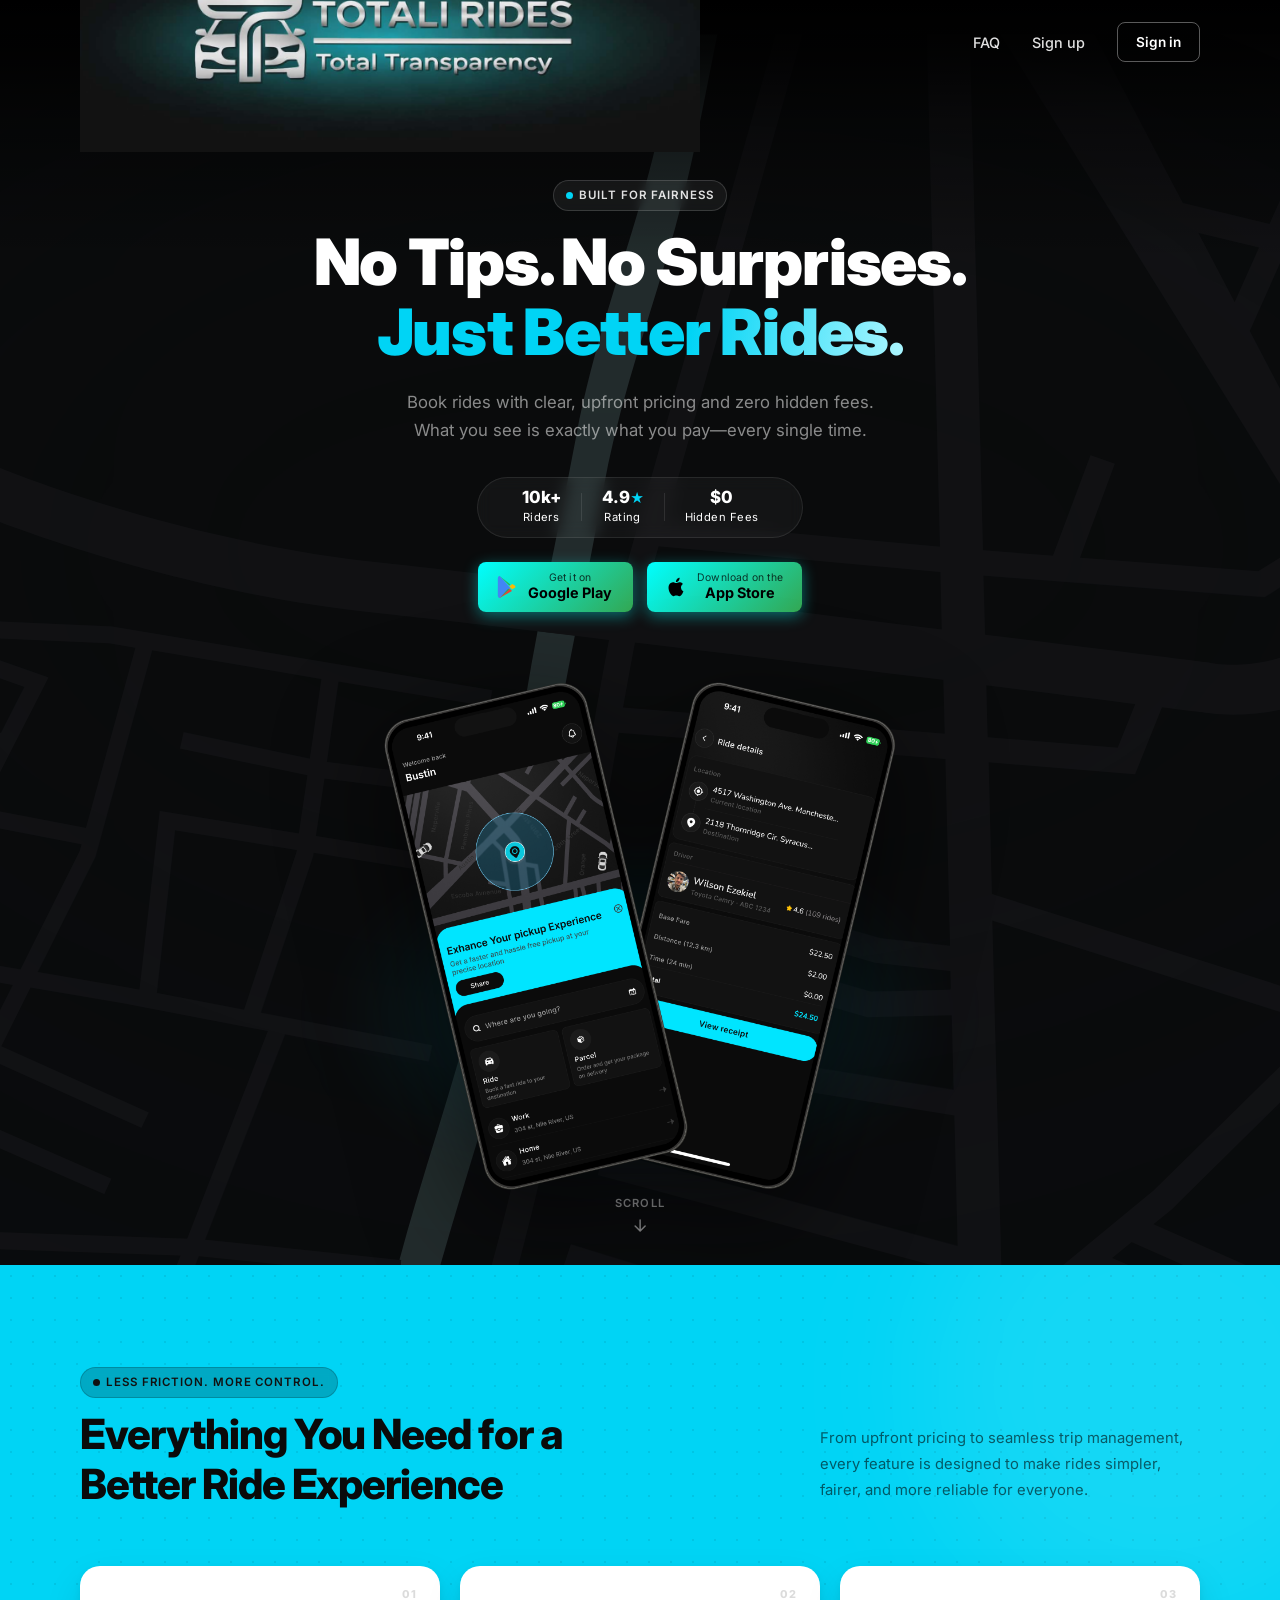
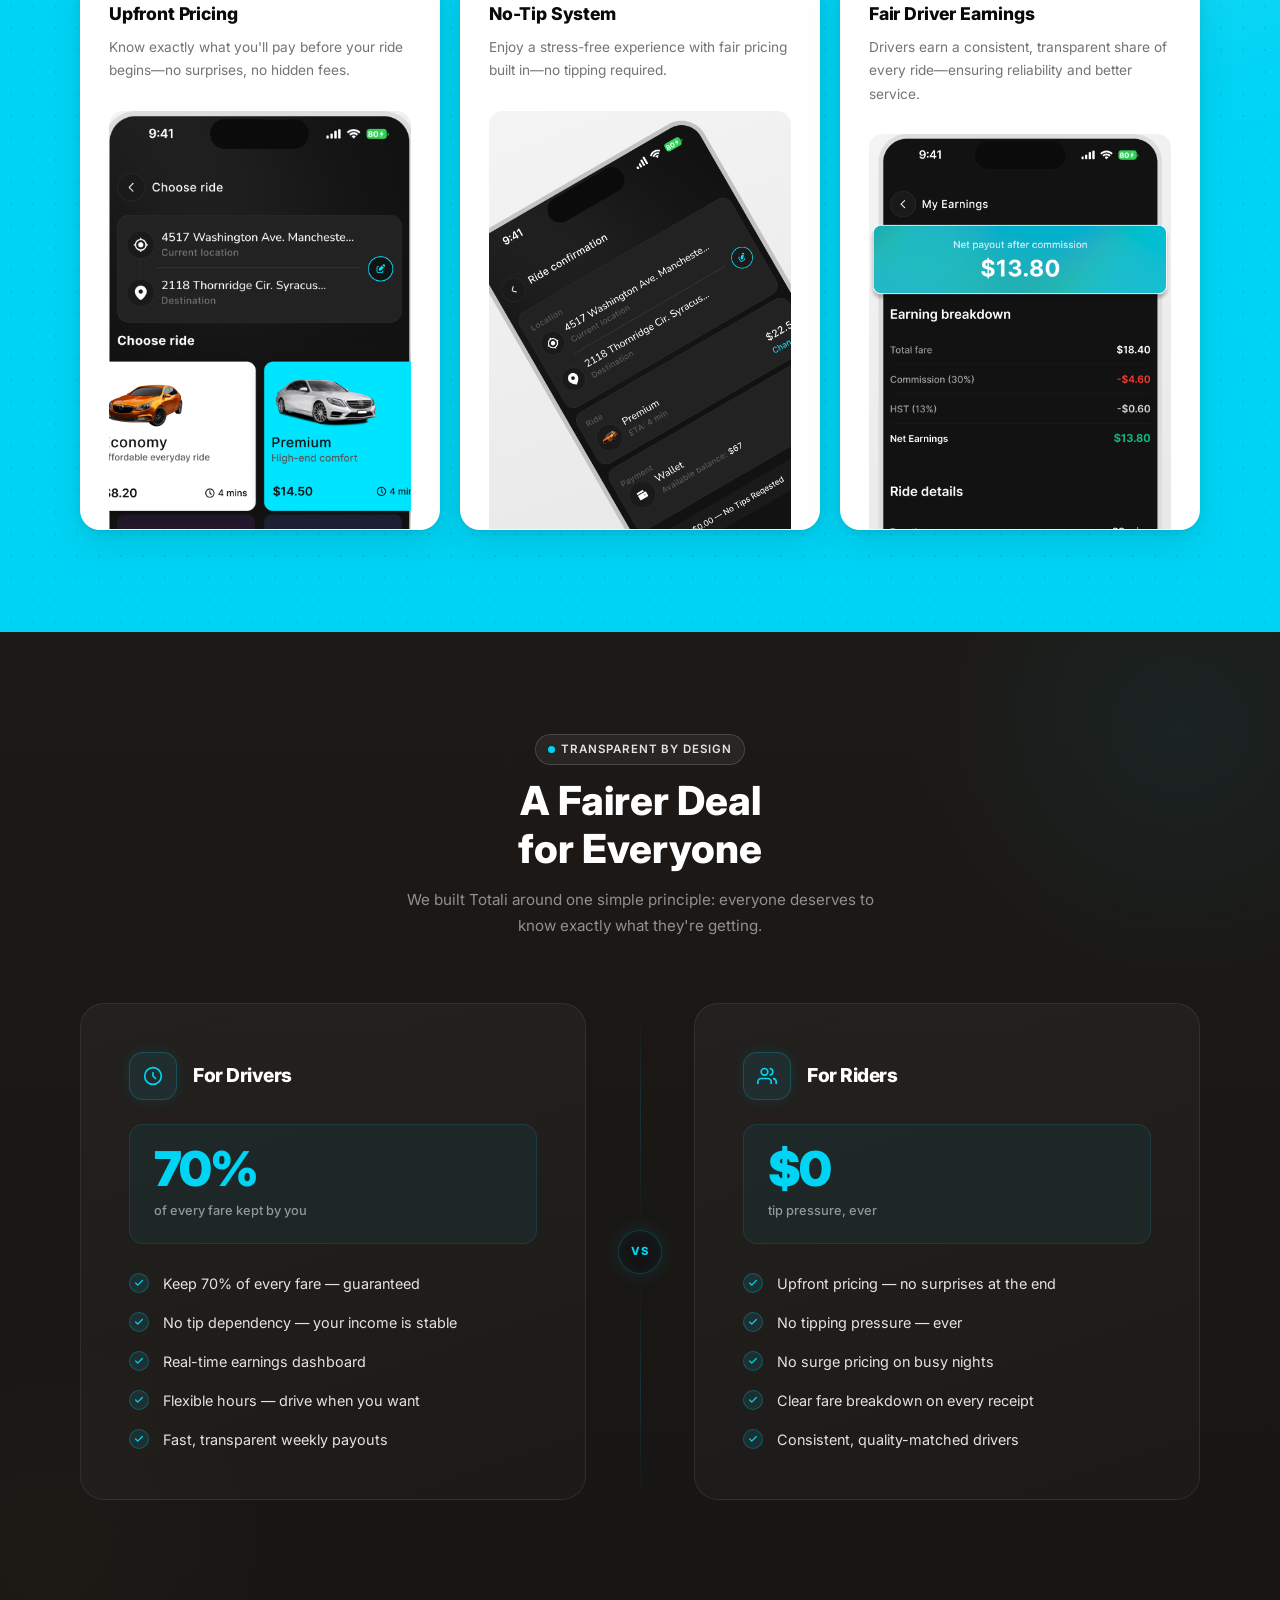
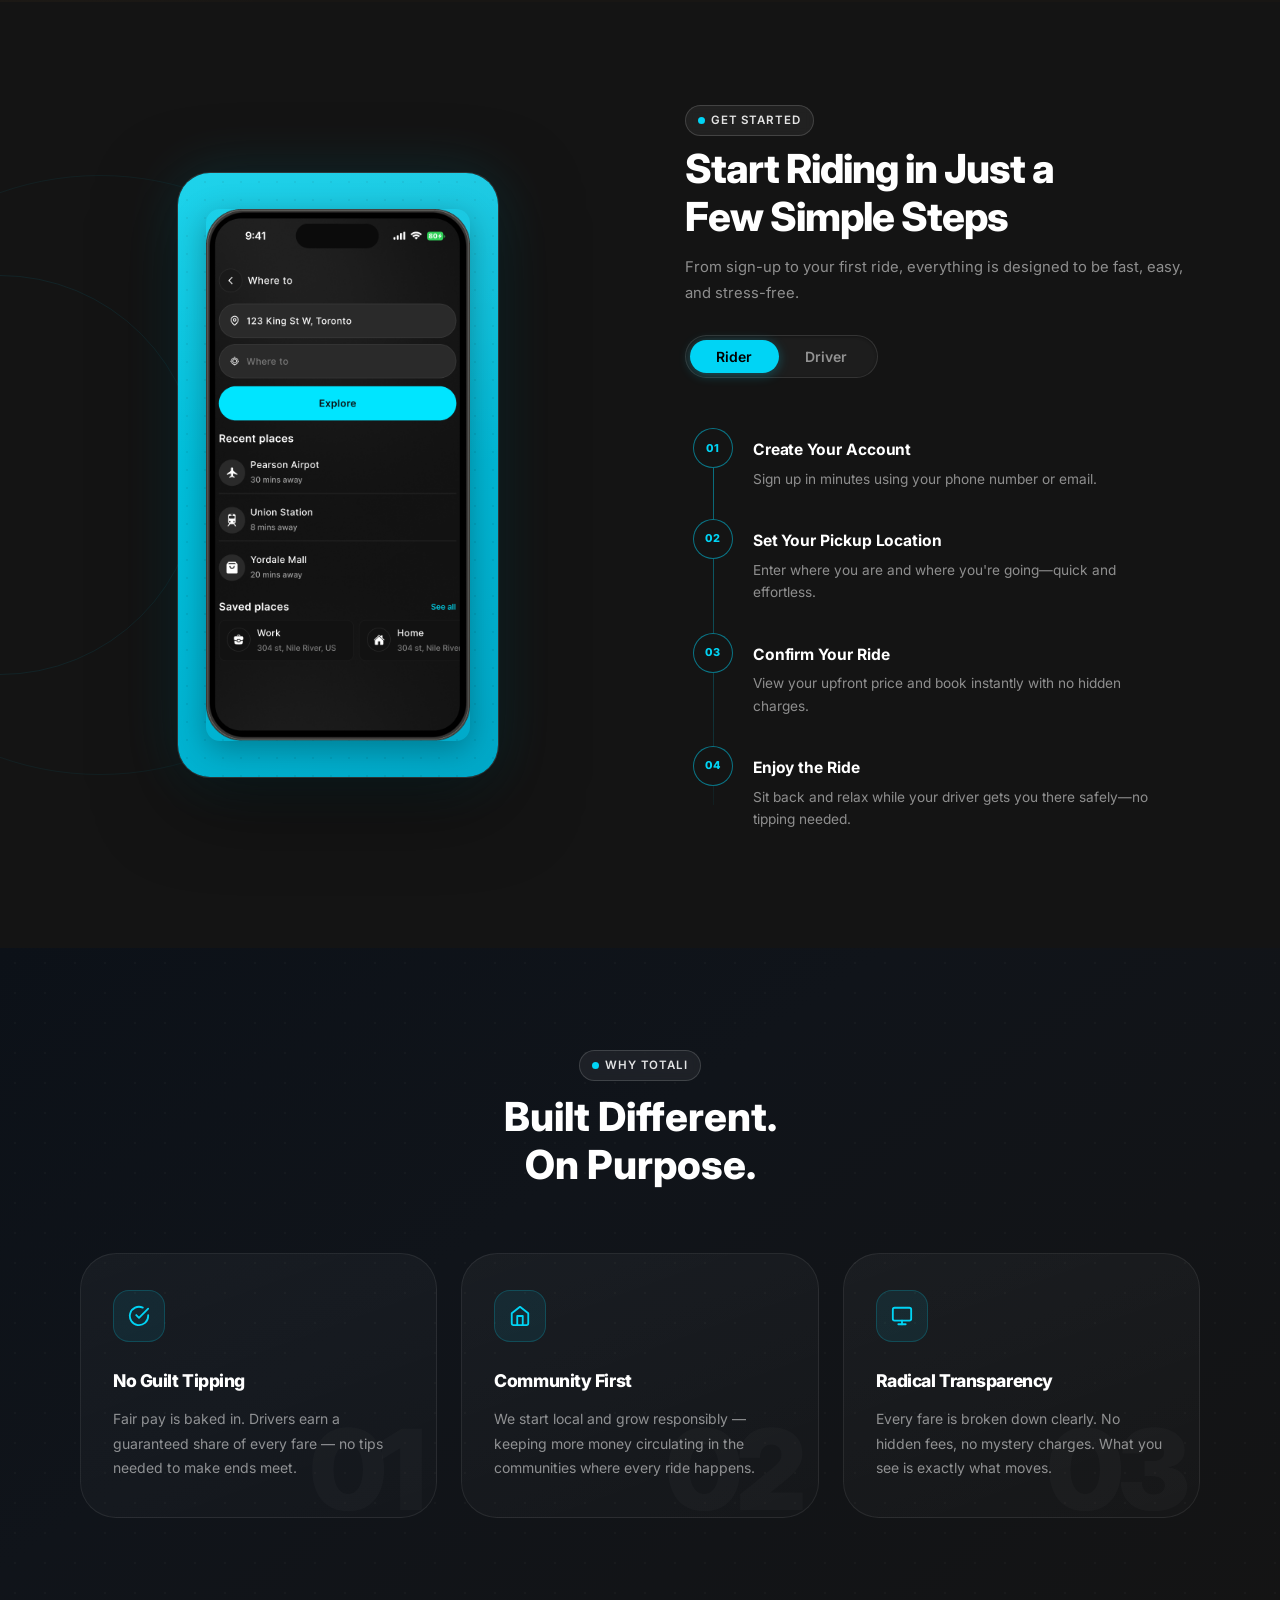
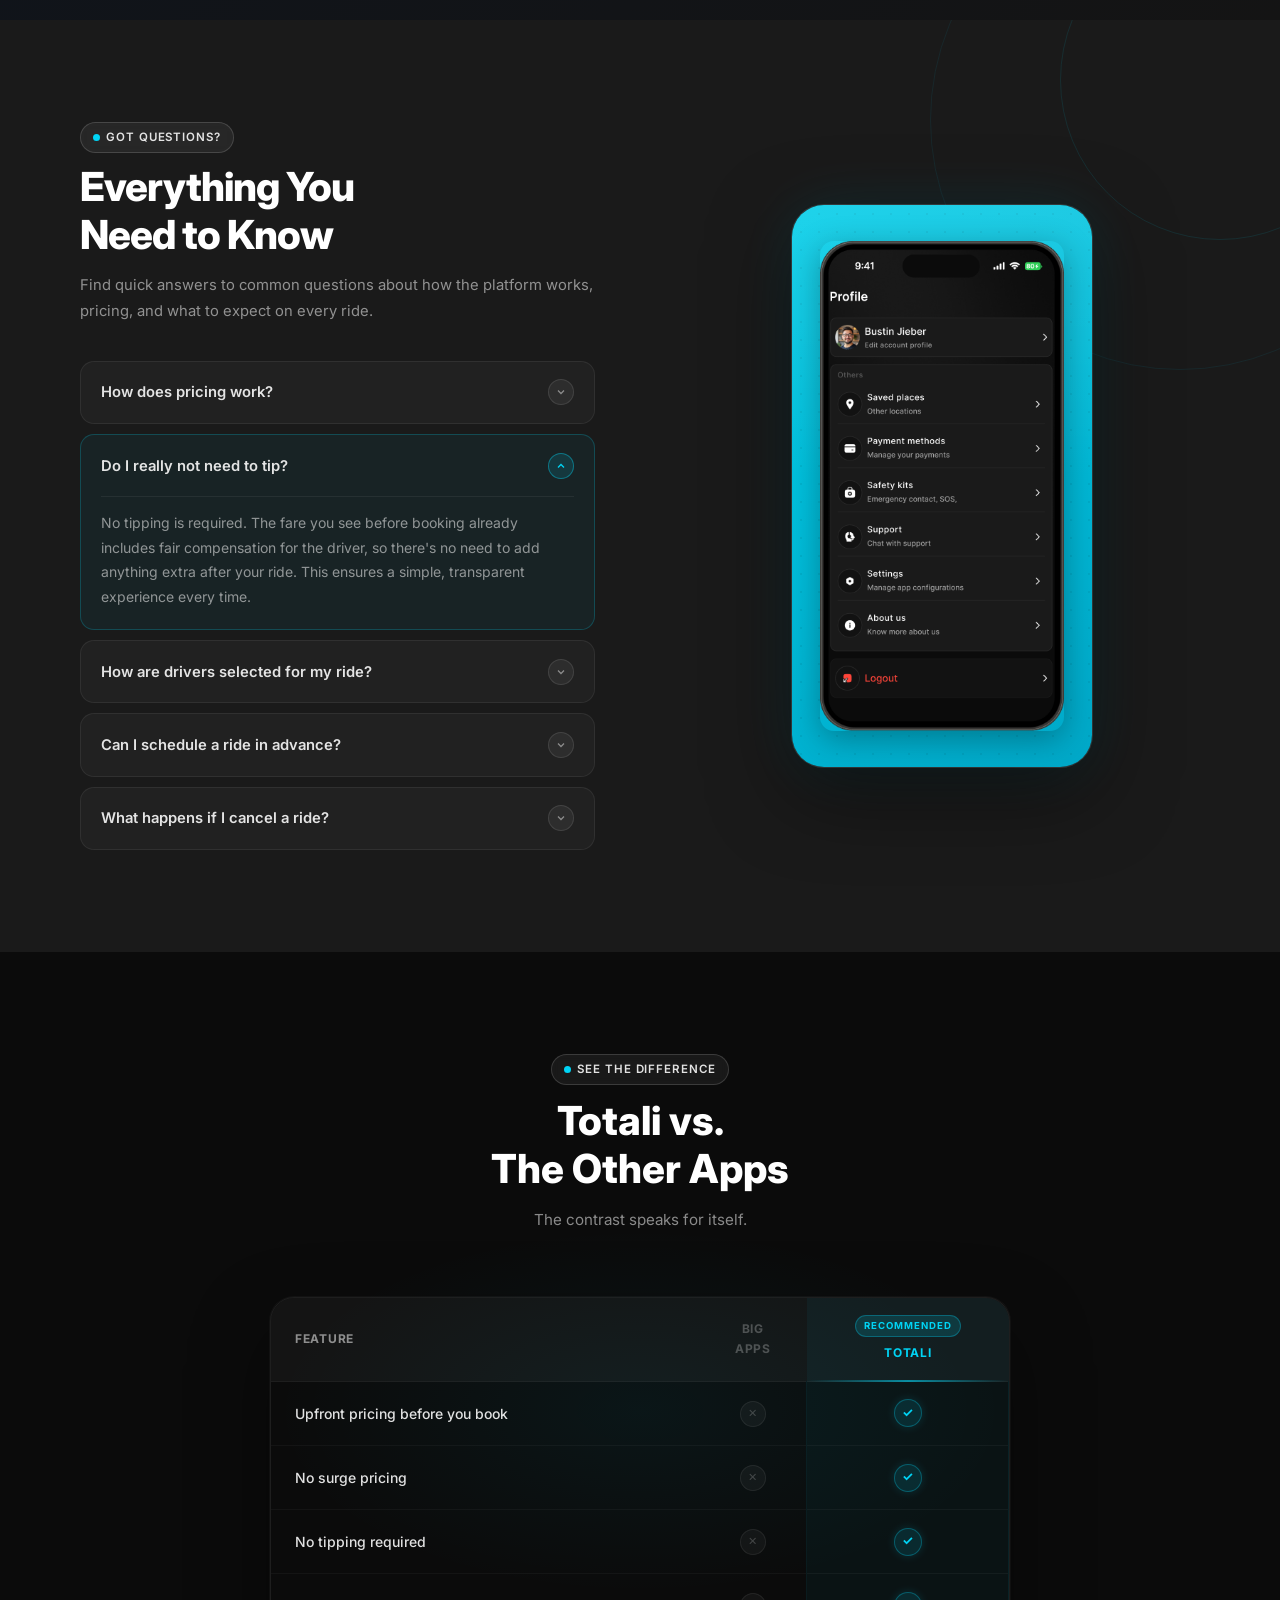
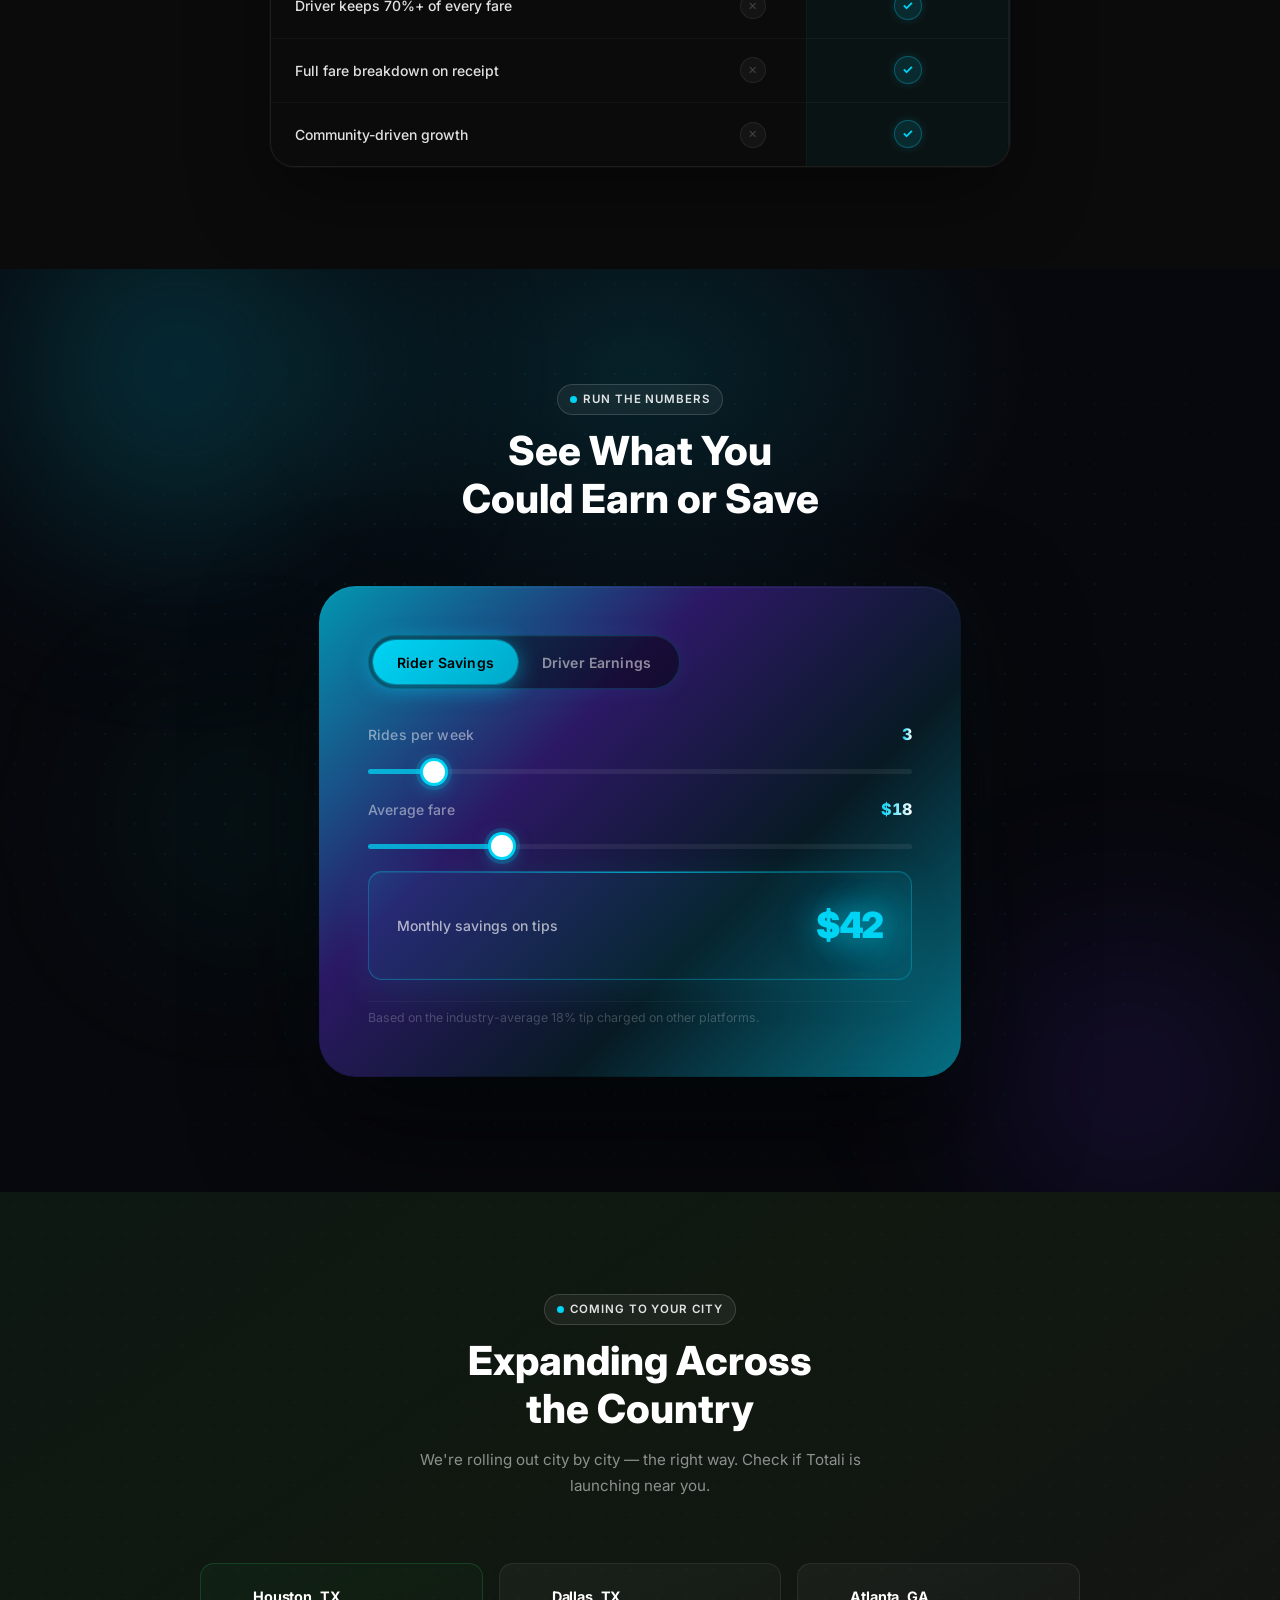
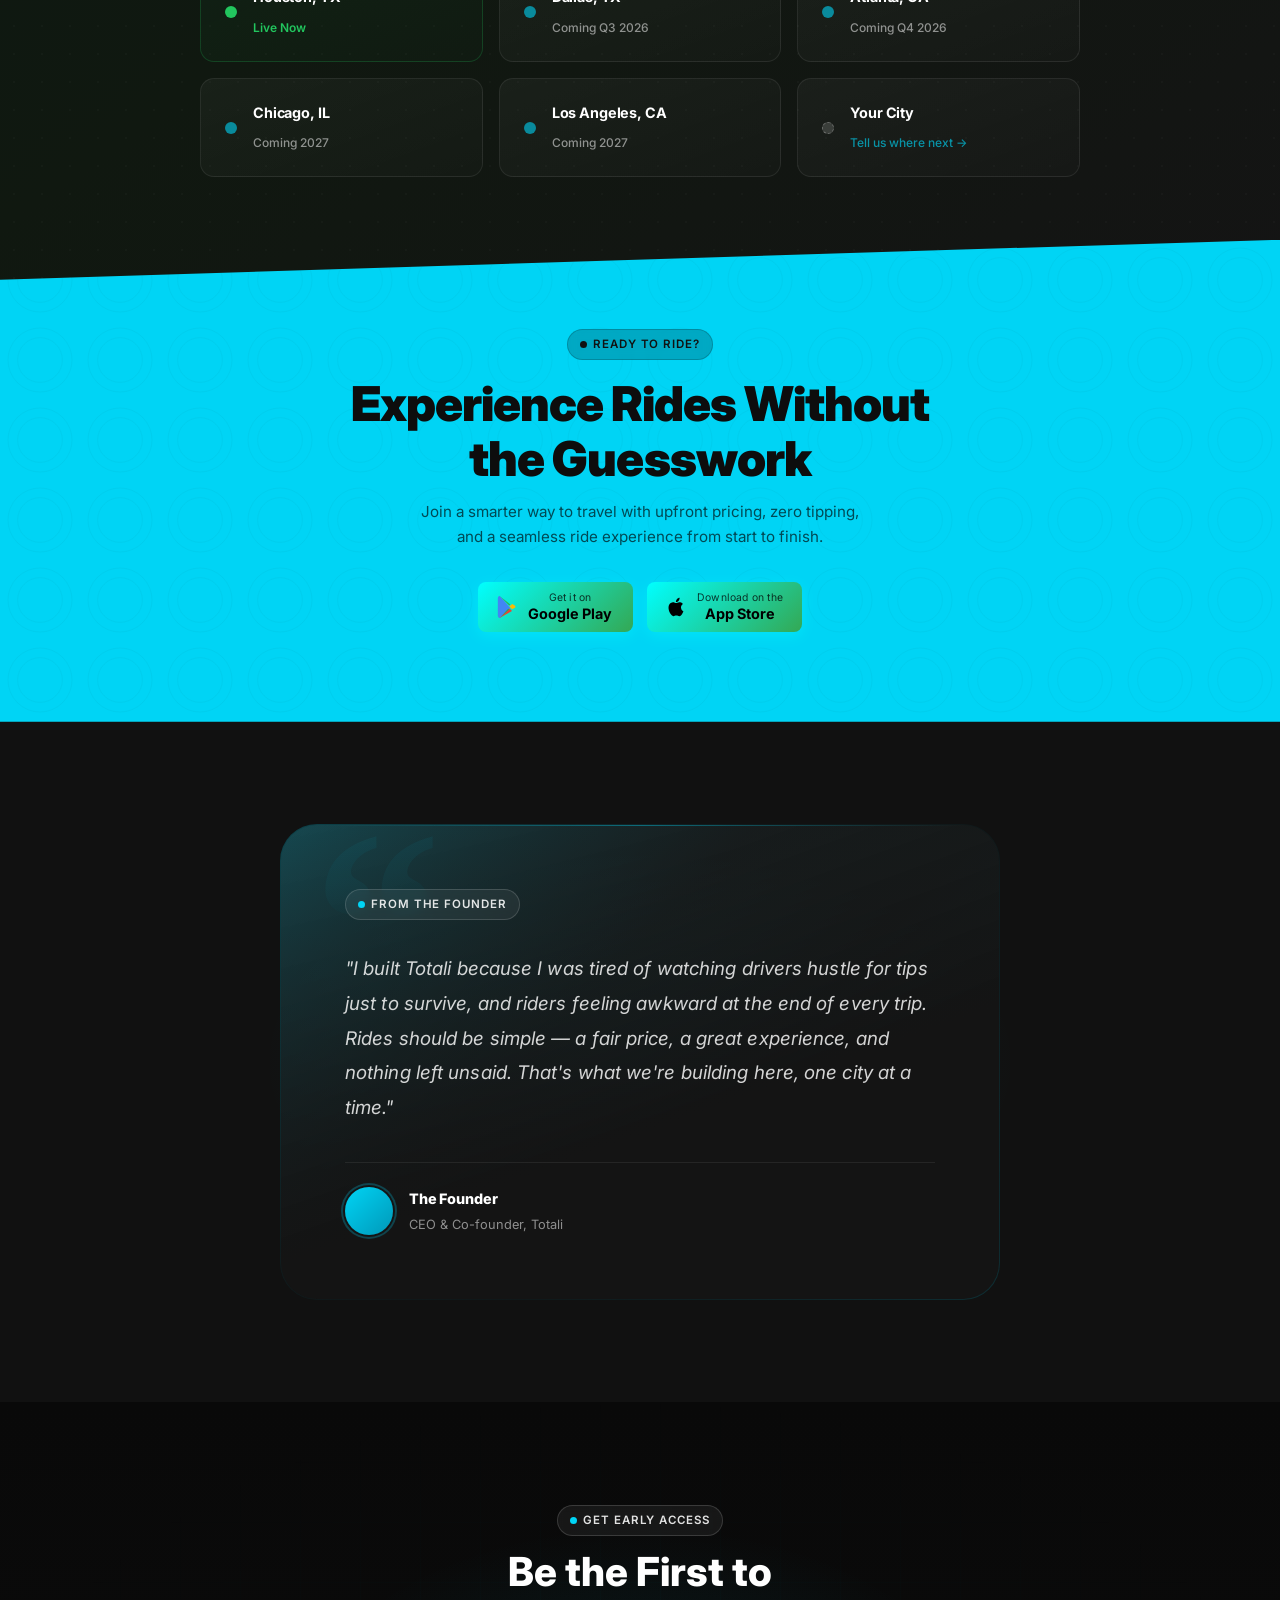
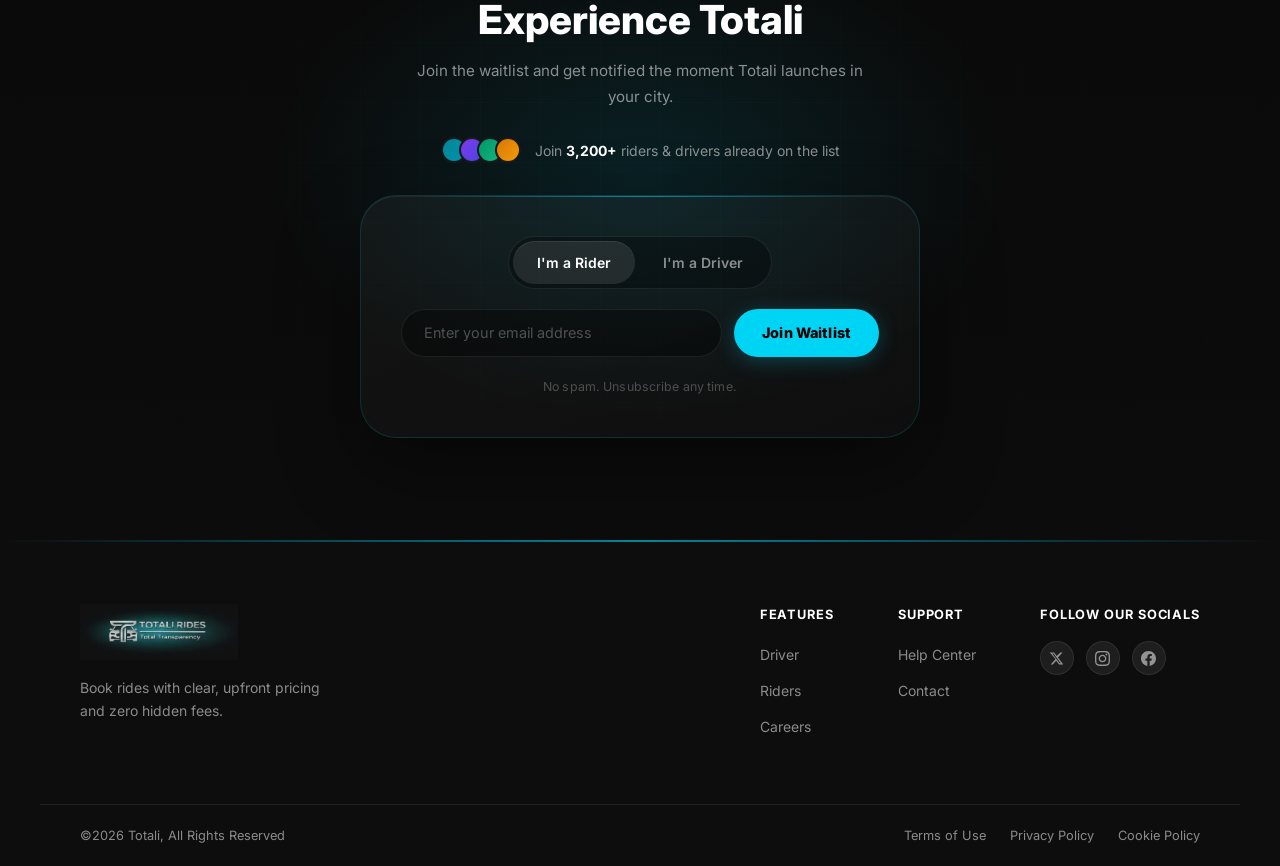
<file: index.html.html>
<!DOCTYPE html>
<html lang="en">
  <head>
    <meta charset="UTF-8" />
    <meta name="viewport" content="width=device-width, initial-scale=1.0" />
    <title>Totali Rides — No Tips. Fair Earnings. Better Rides.</title>
    <meta name="description" content="Book rides with clear, upfront pricing and zero hidden fees. What you see is exactly what you pay—every single time." />

    <!-- AOS Animation Library -->
    <link rel="stylesheet" href="https://unpkg.com/aos@2.3.1/dist/aos.css" />

    <!-- Google Fonts -->
    <link rel="preconnect" href="https://fonts.googleapis.com" />
    <link rel="preconnect" href="https://fonts.gstatic.com" crossorigin />
    <link href="https://fonts.googleapis.com/css2?family=Inter:wght@400;500;600;700;800;900&display=swap" rel="stylesheet" />

    <!-- Stylesheets -->
    <link rel="stylesheet" href="css/style.css" />
    <link rel="stylesheet" href="css/responsive.css" />
  </head>

  <body>

    <!-- ===================== NAVBAR ===================== -->
    <nav class="navbar" id="navbar">
      <div class="container navbar__inner">

        <a href="#" class="navbar__logo">
          <img src="assets/images/logo.png" alt="Totali Rides" class="navbar__logo-img" />
        </a>

        <ul class="navbar__links" id="navLinks">
          <li><a href="#faq" class="navbar__link">FAQ</a></li>
          <li><a href="#" class="navbar__link">Sign up</a></li>
          <li><a href="#" class="btn btn--outline btn--sm">Sign in</a></li>
        </ul>

        <button class="navbar__hamburger" id="hamburger" aria-label="Toggle navigation">
          <span></span>
          <span></span>
          <span></span>
        </button>

      </div>
    </nav>

    <!-- ===================== HERO ===================== -->
    <section class="hero" id="home">

      <!-- Figma-exported city map background -->
      <img
        class="hero__map-svg"
        src="assets/images/hero-map.svg"
        alt=""
        aria-hidden="true"
      />

      <div class="container hero__inner">
        <div class="hero__content">
          <span class="badge badge--dot" data-aos="fade-down" data-aos-delay="0">Built for Fairness</span>

          <h1 class="hero__title" data-aos="fade-up" data-aos-delay="100">
            No Tips. No Surprises.
            <span class="text-cyan">Just Better Rides.</span>
          </h1>

          <p class="hero__subtitle" data-aos="fade-up" data-aos-delay="200">
            Book rides with clear, upfront pricing and zero hidden fees.<br />
            What you see is exactly what you pay—every single time.
          </p>

          <!-- Trust stats -->
          <div class="hero__stats" data-aos="fade-up" data-aos-delay="250">
            <div class="hero__stat">
              <span class="hero__stat-value">10k+</span>
              <span class="hero__stat-label">Riders</span>
            </div>
            <span class="hero__stat-divider"></span>
            <div class="hero__stat">
              <span class="hero__stat-value">4.9<span class="hero__stat-star">★</span></span>
              <span class="hero__stat-label">Rating</span>
            </div>
            <span class="hero__stat-divider"></span>
            <div class="hero__stat">
              <span class="hero__stat-value">$0</span>
              <span class="hero__stat-label">Hidden Fees</span>
            </div>
          </div>

          <div class="hero__cta" data-aos="fade-up" data-aos-delay="300">
            <a href="#" class="store-btn store-btn--google" aria-label="Get it on Google Play">
              <svg class="store-btn__icon" viewBox="0 0 24 24" xmlns="http://www.w3.org/2000/svg">
                <path d="M3.18 23.76c.37.21.8.23 1.2.04l13.1-7.57-2.83-2.83z" fill="#EA4335"/>
                <path d="M20.54 10.27l-2.9-1.67-3.14 2.8 3.14 3.13 2.91-1.68c.83-.48.83-1.97-.01-2.58z" fill="#FBBC04"/>
                <path d="M4.38.2C3.98.01 3.55.03 3.18.24 2.45.65 2 1.38 2 2.18v19.64c0 .8.45 1.53 1.18 1.94.37.21.8.23 1.2.04l11.07-11.07z" fill="#4285F4"/>
                <path d="M15.63 9.18L4.38.2 14.5 10.33z" fill="#34A853"/>
                <path d="M4.38 23.8l10.12-9.14-1.13-1.13z" fill="#34A853"/>
              </svg>
              <span>
                <small>Get it on</small>
                <strong>Google Play</strong>
              </span>
            </a>

            <a href="#" class="store-btn store-btn--apple" aria-label="Download on the App Store">
              <svg class="store-btn__icon" viewBox="0 0 24 24" fill="white" xmlns="http://www.w3.org/2000/svg">
                <path d="M18.71 19.5c-.83 1.24-1.71 2.45-3.05 2.47-1.34.03-1.77-.79-3.29-.79-1.53 0-2 .77-3.27.82-1.31.05-2.3-1.32-3.14-2.53C4.25 17 2.94 12.45 4.7 9.39c.87-1.52 2.43-2.48 4.12-2.51 1.28-.02 2.5.87 3.29.87.78 0 2.26-1.07 3.8-.91.65.03 2.47.26 3.64 1.98-.09.06-2.17 1.28-2.15 3.81.03 3.02 2.65 4.03 2.68 4.04-.03.07-.42 1.44-1.38 2.83M13 3.5c.73-.83 1.94-1.46 2.94-1.5.13 1.17-.34 2.35-1.04 3.19-.69.85-1.83 1.51-2.95 1.42-.15-1.15.41-2.35 1.05-3.11z"/>
              </svg>
              <span>
                <small>Download on the</small>
                <strong>App Store</strong>
              </span>
            </a>
          </div>
        </div>

        <!-- Combined phone mockup exported from Figma as one image -->
        <div class="hero__phones" data-aos="fade-up" data-aos-delay="400">
          <!-- Glow orb behind the phones -->
          <div class="hero__phones-glow" aria-hidden="true"></div>
          <img
            src="assets/images/phone-hero-combined.png"
            alt="App screens showing map and ride details"
            class="hero__phones-img"
          />
          <!-- IMAGE NEEDED: Export both phone mockups together as one PNG from Figma
               Recommended export: 2x or 3x for sharp display on retina screens -->
        </div>
      </div>

      <!-- Scroll indicator -->
      <a href="#features" class="hero__scroll" aria-label="Scroll to features">
        <span class="hero__scroll-text">Scroll</span>
        <span class="hero__scroll-arrow">
          <svg width="16" height="16" viewBox="0 0 16 16" fill="none"><path d="M8 3v10M3 9l5 5 5-5" stroke="currentColor" stroke-width="1.5" stroke-linecap="round" stroke-linejoin="round"/></svg>
        </span>
      </a>
    </section>

    <!-- ===================== FEATURES ===================== -->
    <section class="features" id="features">
      <div class="container features__inner">

        <div class="features__header">
          <div class="features__header-left" data-aos="fade-right">
            <span class="badge badge--dark badge--dot">Less Friction. More Control.</span>
            <h2 class="section-title">
              Everything You Need for a<br />Better Ride Experience
            </h2>
          </div>
          <p class="features__header-desc" data-aos="fade-left" data-aos-delay="100">
            From upfront pricing to seamless trip management, every feature is designed to make rides simpler, fairer, and more reliable for everyone.
          </p>
        </div>

        <div class="features__cards">

          <div class="feature-card" data-aos="fade-up" data-aos-delay="0">
            <span class="feature-card__num">01</span>
            <h3 class="feature-card__title">Upfront Pricing</h3>
            <p class="feature-card__desc">
              Know exactly what you'll pay before your ride begins—no surprises, no hidden fees.
            </p>
            <div class="feature-card__img">
              <img src="assets/images/phone-feature-pricing.png" alt="Upfront pricing screen" />
              <!-- IMAGE NEEDED: App screenshot showing ride pricing/fare screen -->
            </div>
          </div>

          <div class="feature-card" data-aos="fade-up" data-aos-delay="150">
            <span class="feature-card__num">02</span>
            <h3 class="feature-card__title">No-Tip System</h3>
            <p class="feature-card__desc">
              Enjoy a stress-free experience with fair pricing built in—no tipping required.
            </p>
            <div class="feature-card__img">
              <img src="assets/images/phone-feature-notip.png" alt="Ride confirmation screen" />
              <!-- IMAGE NEEDED: App screenshot showing booking/confirmation screen -->
            </div>
          </div>

          <div class="feature-card" data-aos="fade-up" data-aos-delay="300">
            <span class="feature-card__num">03</span>
            <h3 class="feature-card__title">Fair Driver Earnings</h3>
            <p class="feature-card__desc">
              Drivers earn a consistent, transparent share of every ride—ensuring reliability and better service.
            </p>
            <div class="feature-card__img">
              <img src="assets/images/phone-feature-earnings.png" alt="Driver earnings screen" />
              <!-- IMAGE NEEDED: App screenshot showing driver earnings/My Earnings screen -->
            </div>
          </div>

        </div>
      </div>
    </section>

    <!-- ===================== THE FAIR DEAL ===================== -->
    <section class="fair-deal" id="fair-deal">
      <div class="container fair-deal__inner">

        <div class="fair-deal__header" data-aos="fade-up">
          <span class="badge badge--dot">Transparent by Design</span>
          <h2 class="section-title">A Fairer Deal<br />for Everyone</h2>
          <p class="fair-deal__subtitle">
            We built Totali around one simple principle: everyone deserves to know exactly what they're getting.
          </p>
        </div>

        <div class="fair-deal__cols">

          <div class="fair-deal__col" data-aos="fade-right">
            <div class="fair-deal__col-header">
              <span class="fair-deal__icon">
                <svg width="20" height="20" viewBox="0 0 24 24" fill="none" stroke="currentColor" stroke-width="2" stroke-linecap="round" stroke-linejoin="round"><circle cx="12" cy="12" r="10"/><path d="M12 8v4l3 3"/></svg>
              </span>
              <h3 class="fair-deal__col-title">For Drivers</h3>
            </div>
            <div class="fair-deal__stat">
              <span class="fair-deal__stat-num">70%</span>
              <span class="fair-deal__stat-label">of every fare kept by you</span>
            </div>
            <ul class="fair-deal__list">
              <li>Keep 70% of every fare — guaranteed</li>
              <li>No tip dependency — your income is stable</li>
              <li>Real-time earnings dashboard</li>
              <li>Flexible hours — drive when you want</li>
              <li>Fast, transparent weekly payouts</li>
            </ul>
          </div>

          <div class="fair-deal__divider" aria-hidden="true">
            <span class="fair-deal__vs">VS</span>
          </div>

          <div class="fair-deal__col" data-aos="fade-left" data-aos-delay="100">
            <div class="fair-deal__col-header">
              <span class="fair-deal__icon">
                <svg width="20" height="20" viewBox="0 0 24 24" fill="none" stroke="currentColor" stroke-width="2" stroke-linecap="round" stroke-linejoin="round"><path d="M17 21v-2a4 4 0 0 0-4-4H5a4 4 0 0 0-4 4v2"/><circle cx="9" cy="7" r="4"/><path d="M23 21v-2a4 4 0 0 0-3-3.87"/><path d="M16 3.13a4 4 0 0 1 0 7.75"/></svg>
              </span>
              <h3 class="fair-deal__col-title">For Riders</h3>
            </div>
            <div class="fair-deal__stat">
              <span class="fair-deal__stat-num">$0</span>
              <span class="fair-deal__stat-label">tip pressure, ever</span>
            </div>
            <ul class="fair-deal__list">
              <li>Upfront pricing — no surprises at the end</li>
              <li>No tipping pressure — ever</li>
              <li>No surge pricing on busy nights</li>
              <li>Clear fare breakdown on every receipt</li>
              <li>Consistent, quality-matched drivers</li>
            </ul>
          </div>

        </div>
      </div>
    </section>

    <!-- ===================== HOW IT WORKS ===================== -->
    <section class="steps" id="how-it-works">
      <div class="container steps__inner">

        <!-- Phone mockup -->
        <div class="steps__phone" data-aos="fade-right" data-aos-delay="100">
          <div class="steps__phone-frame">
            <img src="assets/images/phone-steps.png" alt="App showing location search screen" />
            <!-- IMAGE NEEDED: App screenshot of the 'Where to?' / location search screen -->
          </div>
        </div>

        <!-- Steps content -->
        <div class="steps__content">
          <span class="badge badge--dot" data-aos="fade-left">Get Started</span>
          <h2 class="section-title" data-aos="fade-left" data-aos-delay="100">
            Start Riding in Just a<br />Few Simple Steps
          </h2>
          <p class="steps__subtitle" data-aos="fade-left" data-aos-delay="150">
            From sign-up to your first ride, everything is designed to be fast, easy, and stress-free.
          </p>

          <!-- Rider / Driver toggle -->
          <div class="steps__toggle" data-aos="fade-left" data-aos-delay="200">
            <button class="steps__toggle-btn active" data-tab="rider">Rider</button>
            <button class="steps__toggle-btn" data-tab="driver">Driver</button>
          </div>

          <!-- Rider Steps -->
          <ol class="steps__list" id="riderSteps" data-aos="fade-left" data-aos-delay="250">
            <li class="step-item">
              <span class="step-item__num">01</span>
              <div>
                <h4 class="step-item__title">Create Your Account</h4>
                <p class="step-item__desc">Sign up in minutes using your phone number or email.</p>
              </div>
            </li>
            <li class="step-item">
              <span class="step-item__num">02</span>
              <div>
                <h4 class="step-item__title">Set Your Pickup Location</h4>
                <p class="step-item__desc">Enter where you are and where you're going—quick and effortless.</p>
              </div>
            </li>
            <li class="step-item">
              <span class="step-item__num">03</span>
              <div>
                <h4 class="step-item__title">Confirm Your Ride</h4>
                <p class="step-item__desc">View your upfront price and book instantly with no hidden charges.</p>
              </div>
            </li>
            <li class="step-item">
              <span class="step-item__num">04</span>
              <div>
                <h4 class="step-item__title">Enjoy the Ride</h4>
                <p class="step-item__desc">Sit back and relax while your driver gets you there safely—no tipping needed.</p>
              </div>
            </li>
          </ol>

          <!-- Driver Steps -->
          <ol class="steps__list hidden" id="driverSteps">
            <li class="step-item">
              <span class="step-item__num">01</span>
              <div>
                <h4 class="step-item__title">Create Your Driver Account</h4>
                <p class="step-item__desc">Register with your details, license, and vehicle information.</p>
              </div>
            </li>
            <li class="step-item">
              <span class="step-item__num">02</span>
              <div>
                <h4 class="step-item__title">Complete Verification</h4>
                <p class="step-item__desc">Pass our background and document check to get approved quickly.</p>
              </div>
            </li>
            <li class="step-item">
              <span class="step-item__num">03</span>
              <div>
                <h4 class="step-item__title">Go Online & Accept Rides</h4>
                <p class="step-item__desc">Toggle online whenever you're ready and start accepting ride requests.</p>
              </div>
            </li>
            <li class="step-item">
              <span class="step-item__num">04</span>
              <div>
                <h4 class="step-item__title">Get Paid Fairly</h4>
                <p class="step-item__desc">Earn a transparent, consistent share of every fare—tracked in real time.</p>
              </div>
            </li>
          </ol>
        </div>

      </div>
    </section>

    <!-- ===================== WHY TOTALI ===================== -->
    <section class="why-us" id="why-us">
      <div class="container why-us__inner">

        <div class="why-us__header" data-aos="fade-up">
          <span class="badge badge--dot">Why Totali</span>
          <h2 class="section-title">Built Different.<br />On Purpose.</h2>
        </div>

        <div class="why-us__cards">

          <div class="why-card" data-aos="fade-up" data-aos-delay="0">
            <div class="why-card__icon">
              <svg width="22" height="22" viewBox="0 0 24 24" fill="none" stroke="currentColor" stroke-width="2" stroke-linecap="round" stroke-linejoin="round"><path d="M22 11.08V12a10 10 0 1 1-5.93-9.14"/><polyline points="22 4 12 14.01 9 11.01"/></svg>
            </div>
            <h3 class="why-card__title">No Guilt Tipping</h3>
            <p class="why-card__desc">Fair pay is baked in. Drivers earn a guaranteed share of every fare — no tips needed to make ends meet.</p>
          </div>

          <div class="why-card" data-aos="fade-up" data-aos-delay="100">
            <div class="why-card__icon">
              <svg width="22" height="22" viewBox="0 0 24 24" fill="none" stroke="currentColor" stroke-width="2" stroke-linecap="round" stroke-linejoin="round"><path d="M3 9l9-7 9 7v11a2 2 0 0 1-2 2H5a2 2 0 0 1-2-2z"/><polyline points="9 22 9 12 15 12 15 22"/></svg>
            </div>
            <h3 class="why-card__title">Community First</h3>
            <p class="why-card__desc">We start local and grow responsibly — keeping more money circulating in the communities where every ride happens.</p>
          </div>

          <div class="why-card" data-aos="fade-up" data-aos-delay="200">
            <div class="why-card__icon">
              <svg width="22" height="22" viewBox="0 0 24 24" fill="none" stroke="currentColor" stroke-width="2" stroke-linecap="round" stroke-linejoin="round"><rect x="2" y="3" width="20" height="14" rx="2"/><line x1="8" y1="21" x2="16" y2="21"/><line x1="12" y1="17" x2="12" y2="21"/></svg>
            </div>
            <h3 class="why-card__title">Radical Transparency</h3>
            <p class="why-card__desc">Every fare is broken down clearly. No hidden fees, no mystery charges. What you see is exactly what moves.</p>
          </div>

        </div>
      </div>
    </section>

    <!-- ===================== FAQ ===================== -->
    <section class="faq" id="faq">
      <div class="container faq__inner">

        <!-- FAQ content -->
        <div class="faq__content">
          <span class="badge badge--dot" data-aos="fade-right">Got Questions?</span>
          <h2 class="section-title" data-aos="fade-right" data-aos-delay="100">
            Everything You<br />Need to Know
          </h2>
          <p class="faq__subtitle" data-aos="fade-right" data-aos-delay="150">
            Find quick answers to common questions about how the platform works, pricing, and what to expect on every ride.
          </p>

          <div class="accordion" data-aos="fade-right" data-aos-delay="200">

            <div class="accordion__item">
              <button class="accordion__trigger" aria-expanded="false">
                <span>How does pricing work?</span>
                <span class="accordion__icon"><svg width="12" height="12" viewBox="0 0 24 24" fill="none" stroke="currentColor" stroke-width="2.5"><polyline points="6 9 12 15 18 9"/></svg></span>
              </button>
              <div class="accordion__body">
                <p>You see the full price before you book. The fare is calculated based on distance and time—no surge multipliers, no tips, no surprise charges at the end.</p>
              </div>
            </div>

            <div class="accordion__item">
              <button class="accordion__trigger" aria-expanded="true">
                <span>Do I really not need to tip?</span>
                <span class="accordion__icon"><svg width="12" height="12" viewBox="0 0 24 24" fill="none" stroke="currentColor" stroke-width="2.5"><polyline points="6 9 12 15 18 9"/></svg></span>
              </button>
              <div class="accordion__body open">
                <p>No tipping is required. The fare you see before booking already includes fair compensation for the driver, so there's no need to add anything extra after your ride. This ensures a simple, transparent experience every time.</p>
              </div>
            </div>

            <div class="accordion__item">
              <button class="accordion__trigger" aria-expanded="false">
                <span>How are drivers selected for my ride?</span>
                <span class="accordion__icon"><svg width="12" height="12" viewBox="0 0 24 24" fill="none" stroke="currentColor" stroke-width="2.5"><polyline points="6 9 12 15 18 9"/></svg></span>
              </button>
              <div class="accordion__body">
                <p>Drivers are matched based on proximity, rating, and availability. All drivers go through a thorough background and vehicle verification process before being approved.</p>
              </div>
            </div>

            <div class="accordion__item">
              <button class="accordion__trigger" aria-expanded="false">
                <span>Can I schedule a ride in advance?</span>
                <span class="accordion__icon"><svg width="12" height="12" viewBox="0 0 24 24" fill="none" stroke="currentColor" stroke-width="2.5"><polyline points="6 9 12 15 18 9"/></svg></span>
              </button>
              <div class="accordion__body">
                <p>Yes! You can schedule rides ahead of time from the app. Simply select your pickup time when booking and we'll have a driver ready for you.</p>
              </div>
            </div>

            <div class="accordion__item">
              <button class="accordion__trigger" aria-expanded="false">
                <span>What happens if I cancel a ride?</span>
                <span class="accordion__icon"><svg width="12" height="12" viewBox="0 0 24 24" fill="none" stroke="currentColor" stroke-width="2.5"><polyline points="6 9 12 15 18 9"/></svg></span>
              </button>
              <div class="accordion__body">
                <p>Cancellations within a short window after booking are free. A small cancellation fee may apply if you cancel after a driver has been dispatched to respect their time.</p>
              </div>
            </div>

          </div>
        </div>

        <!-- Phone mockup -->
        <div class="faq__phone" data-aos="fade-left" data-aos-delay="200">
          <div class="faq__phone-frame">
            <img src="assets/images/phone-faq-profile.png" alt="App profile screen" />
            <!-- IMAGE NEEDED: App screenshot of the Profile screen showing menu items -->
          </div>
        </div>

      </div>
    </section>

    <!-- ===================== COMPARISON TABLE ===================== -->
    <section class="comparison" id="comparison">
      <div class="container comparison__inner">

        <div class="comparison__header" data-aos="fade-up">
          <span class="badge badge--dot">See the Difference</span>
          <h2 class="section-title">Totali vs.<br />The Other Apps</h2>
          <p class="comparison__subtitle">The contrast speaks for itself.</p>
        </div>

        <div class="comparison__table-wrap" data-aos="fade-up" data-aos-delay="100">
          <table class="comparison__table">
            <thead>
              <tr>
                <th>Feature</th>
                <th class="comparison__th--other">Big Apps</th>
                <th class="comparison__th--us">
                  <span class="comparison__best">Recommended</span>
                  Totali
                </th>
              </tr>
            </thead>
            <tbody>
              <tr>
                <td>Upfront pricing before you book</td>
                <td><span class="comparison__x"></span></td>
                <td class="comparison__td--us"><span class="comparison__check"></span></td>
              </tr>
              <tr>
                <td>No surge pricing</td>
                <td><span class="comparison__x"></span></td>
                <td class="comparison__td--us"><span class="comparison__check"></span></td>
              </tr>
              <tr>
                <td>No tipping required</td>
                <td><span class="comparison__x"></span></td>
                <td class="comparison__td--us"><span class="comparison__check"></span></td>
              </tr>
              <tr>
                <td>Driver keeps 70%+ of every fare</td>
                <td><span class="comparison__x"></span></td>
                <td class="comparison__td--us"><span class="comparison__check"></span></td>
              </tr>
              <tr>
                <td>Full fare breakdown on receipt</td>
                <td><span class="comparison__x"></span></td>
                <td class="comparison__td--us"><span class="comparison__check"></span></td>
              </tr>
              <tr>
                <td>Community-driven growth</td>
                <td><span class="comparison__x"></span></td>
                <td class="comparison__td--us"><span class="comparison__check"></span></td>
              </tr>
            </tbody>
          </table>
        </div>

      </div>
    </section>

    <!-- ===================== EARNINGS CALCULATOR ===================== -->
    <section class="calculator" id="calculator">

      <!-- Atmospheric background -->
      <div class="calculator__bg" aria-hidden="true">
        <div class="calculator__orb calculator__orb--1"></div>
        <div class="calculator__orb calculator__orb--2"></div>
        <div class="calculator__orb calculator__orb--3"></div>
      </div>

      <div class="container calculator__inner">

        <div class="calculator__header" data-aos="fade-up">
          <span class="badge badge--dot">Run the Numbers</span>
          <h2 class="section-title">See What You<br />Could Earn or Save</h2>
        </div>

        <div class="calculator__card" data-aos="fade-up" data-aos-delay="100">
          <div class="calculator__toggle">
            <button class="calculator__tab active" data-calc="rider">Rider Savings</button>
            <button class="calculator__tab" data-calc="driver">Driver Earnings</button>
          </div>

          <!-- Rider panel -->
          <div class="calculator__panel" id="calcRider">
            <p class="calculator__label">Rides per week <span class="calculator__val" id="riderRides">3</span></p>
            <input type="range" class="calculator__slider" id="riderSlider" min="1" max="20" value="3" aria-label="Rides per week" />
            <p class="calculator__label">Average fare <span class="calculator__val" id="riderFare">$18</span></p>
            <input type="range" class="calculator__slider" id="riderFareSlider" min="5" max="60" value="18" aria-label="Average fare" />
            <div class="calculator__result">
              <span class="calculator__result-label">Monthly savings on tips</span>
              <span class="calculator__result-value" id="riderResult">$42</span>
            </div>
            <p class="calculator__note">Based on the industry-average 18% tip charged on other platforms.</p>
          </div>

          <!-- Driver panel -->
          <div class="calculator__panel hidden" id="calcDriver">
            <p class="calculator__label">Hours per week <span class="calculator__val" id="driverHours">20</span></p>
            <input type="range" class="calculator__slider" id="driverSlider" min="5" max="60" value="20" aria-label="Hours per week" />
            <p class="calculator__label">Average fare <span class="calculator__val" id="driverFare">$22</span></p>
            <input type="range" class="calculator__slider" id="driverFareSlider" min="10" max="80" value="22" aria-label="Average fare" />

            <!-- Payout split bar -->
            <div class="calculator__split" aria-hidden="true">
              <div class="calculator__split-bar">
                <div class="calculator__split-fill" style="width:70%">
                  <span>You 70%</span>
                </div>
                <div class="calculator__split-platform">
                  <span>Platform 30%</span>
                </div>
              </div>
            </div>

            <!-- Totali result -->
            <div class="calculator__result">
              <span class="calculator__result-label">Totali monthly earnings &mdash; <strong class="calculator__highlight">44% More Money</strong></span>
              <span class="calculator__result-value" id="driverResult">$3,311</span>
            </div>

            <!-- Comparison mini-chart -->
            <div class="calculator__compare" id="calcCompare">
              <div class="calculator__compare-row">
                <span class="calculator__compare-lbl calculator__compare-lbl--totali">Totali</span>
                <div class="calculator__compare-track">
                  <div class="calculator__compare-bar calculator__compare-bar--totali" style="width:100%"></div>
                </div>
              </div>
              <div class="calculator__compare-row">
                <span class="calculator__compare-lbl calculator__compare-lbl--bigapps">Big Apps</span>
                <div class="calculator__compare-track">
                  <div class="calculator__compare-bar calculator__compare-bar--bigapps" id="bigappsBar" style="width:69.5%"></div>
                </div>
              </div>
            </div>

            <!-- Big Apps result -->
            <div class="calculator__result calculator__result--bigapps">
              <span class="calculator__result-label">BIG APPS average 43% PAYOUT</span>
              <span class="calculator__result-value calculator__result-value--bigapps" id="bigAppsResult">$2,301</span>
            </div>

            <p class="calculator__note">Estimates based on ~2.5 rides/hour. Totali pays drivers 70%; big-app average is ~43%.</p>
          </div>
        </div>

      </div>
    </section>

    <!-- ===================== EXPANSION ROADMAP ===================== -->
    <section class="roadmap" id="roadmap">
      <div class="container roadmap__inner">

        <div class="roadmap__header" data-aos="fade-up">
          <span class="badge badge--dot">Coming to Your City</span>
          <h2 class="section-title">Expanding Across<br />the Country</h2>
          <p class="roadmap__subtitle">We're rolling out city by city — the right way. Check if Totali is launching near you.</p>
        </div>

        <div class="roadmap__cities" data-aos="fade-up" data-aos-delay="100">

          <div class="roadmap__city roadmap__city--live">
            <span class="roadmap__city-dot"></span>
            <div>
              <h4 class="roadmap__city-name">Houston, TX</h4>
              <span class="roadmap__city-status">Live Now</span>
            </div>
          </div>

          <div class="roadmap__city roadmap__city--soon">
            <span class="roadmap__city-dot"></span>
            <div>
              <h4 class="roadmap__city-name">Dallas, TX</h4>
              <span class="roadmap__city-status">Coming Q3 2026</span>
            </div>
          </div>

          <div class="roadmap__city roadmap__city--soon">
            <span class="roadmap__city-dot"></span>
            <div>
              <h4 class="roadmap__city-name">Atlanta, GA</h4>
              <span class="roadmap__city-status">Coming Q4 2026</span>
            </div>
          </div>

          <div class="roadmap__city roadmap__city--soon">
            <span class="roadmap__city-dot"></span>
            <div>
              <h4 class="roadmap__city-name">Chicago, IL</h4>
              <span class="roadmap__city-status">Coming 2027</span>
            </div>
          </div>

          <div class="roadmap__city roadmap__city--soon">
            <span class="roadmap__city-dot"></span>
            <div>
              <h4 class="roadmap__city-name">Los Angeles, CA</h4>
              <span class="roadmap__city-status">Coming 2027</span>
            </div>
          </div>

          <div class="roadmap__city roadmap__city--tbd">
            <span class="roadmap__city-dot"></span>
            <div>
              <h4 class="roadmap__city-name">Your City</h4>
              <span class="roadmap__city-status">Tell us where next →</span>
            </div>
          </div>

        </div>
      </div>
    </section>

    <!-- ===================== CTA ===================== -->
    <section class="cta">
      <div class="container cta__inner" data-aos="zoom-in">
        <span class="badge badge--dark badge--dot">Ready to Ride?</span>
        <h2 class="cta__title">
          Experience Rides Without<br />the Guesswork
        </h2>
        <p class="cta__subtitle">
          Join a smarter way to travel with upfront pricing, zero tipping, and a seamless ride experience from start to finish.
        </p>
        <div class="cta__btns">
          <a href="#" class="store-btn store-btn--google" aria-label="Get it on Google Play">
            <svg class="store-btn__icon" viewBox="0 0 24 24" xmlns="http://www.w3.org/2000/svg">
                <path d="M3.18 23.76c.37.21.8.23 1.2.04l13.1-7.57-2.83-2.83z" fill="#EA4335"/>
                <path d="M20.54 10.27l-2.9-1.67-3.14 2.8 3.14 3.13 2.91-1.68c.83-.48.83-1.97-.01-2.58z" fill="#FBBC04"/>
                <path d="M4.38.2C3.98.01 3.55.03 3.18.24 2.45.65 2 1.38 2 2.18v19.64c0 .8.45 1.53 1.18 1.94.37.21.8.23 1.2.04l11.07-11.07z" fill="#4285F4"/>
                <path d="M15.63 9.18L4.38.2 14.5 10.33z" fill="#34A853"/>
                <path d="M4.38 23.8l10.12-9.14-1.13-1.13z" fill="#34A853"/>
              </svg>
            <span>
              <small>Get it on</small>
              <strong>Google Play</strong>
            </span>
          </a>
          <a href="#" class="store-btn store-btn--apple" aria-label="Download on the App Store">
            <svg class="store-btn__icon" viewBox="0 0 24 24" fill="white" xmlns="http://www.w3.org/2000/svg">
                <path d="M18.71 19.5c-.83 1.24-1.71 2.45-3.05 2.47-1.34.03-1.77-.79-3.29-.79-1.53 0-2 .77-3.27.82-1.31.05-2.3-1.32-3.14-2.53C4.25 17 2.94 12.45 4.7 9.39c.87-1.52 2.43-2.48 4.12-2.51 1.28-.02 2.5.87 3.29.87.78 0 2.26-1.07 3.8-.91.65.03 2.47.26 3.64 1.98-.09.06-2.17 1.28-2.15 3.81.03 3.02 2.65 4.03 2.68 4.04-.03.07-.42 1.44-1.38 2.83M13 3.5c.73-.83 1.94-1.46 2.94-1.5.13 1.17-.34 2.35-1.04 3.19-.69.85-1.83 1.51-2.95 1.42-.15-1.15.41-2.35 1.05-3.11z"/>
              </svg>
            <span>
              <small>Download on the</small>
              <strong>App Store</strong>
            </span>
          </a>
        </div>
      </div>
    </section>

    <!-- ===================== FOUNDER'S LETTER ===================== -->
    <section class="founder" id="founder">
      <div class="container founder__inner">
        <div class="founder__card-wrap" data-aos="fade-up">
        <div class="founder__card">
          <span class="badge badge--dot">From the Founder</span>
          <blockquote class="founder__quote">
            "I built Totali because I was tired of watching drivers hustle for tips just to survive, and riders feeling awkward at the end of every trip. Rides should be simple — a fair price, a great experience, and nothing left unsaid. That's what we're building here, one city at a time."
          </blockquote>
          <div class="founder__sig">
            <div class="founder__sig-avatar" aria-hidden="true"></div>
            <div>
              <p class="founder__sig-name">The Founder</p>
              <p class="founder__sig-role">CEO &amp; Co-founder, Totali</p>
            </div>
          </div>
        </div>
        </div>
      </div>
    </section>

    <!-- ===================== WAITLIST ===================== -->
    <section class="waitlist" id="waitlist">
      <div class="container waitlist__inner">

        <div class="waitlist__header" data-aos="fade-up">
          <span class="badge badge--dot">Get Early Access</span>
          <h2 class="section-title">Be the First to<br />Experience Totali</h2>
          <p class="waitlist__subtitle">Join the waitlist and get notified the moment Totali launches in your city.</p>
        </div>

        <div class="waitlist__proof" data-aos="fade-up" data-aos-delay="80">
          <div class="waitlist__proof-dots">
            <span></span><span></span><span></span><span></span>
          </div>
          <p>Join <strong>3,200+</strong> riders &amp; drivers already on the list</p>
        </div>

        <form class="waitlist__form" id="waitlistForm" novalidate data-aos="fade-up" data-aos-delay="100">
          <div class="waitlist__role-toggle">
            <button type="button" class="waitlist__role-btn active" data-role="rider">I'm a Rider</button>
            <button type="button" class="waitlist__role-btn" data-role="driver">I'm a Driver</button>
          </div>
          <div class="waitlist__fields">
            <input type="email" class="waitlist__input" placeholder="Enter your email address" required />
            <button type="submit" class="waitlist__submit">Join Waitlist</button>
          </div>
          <p class="waitlist__note">No spam. Unsubscribe any time.</p>
        </form>

      </div>
    </section>

    <!-- ===================== FOOTER ===================== -->
    <footer class="footer">
      <div class="container footer__top">

        <div class="footer__brand">
          <a href="#" class="footer__logo">
            <img src="assets/images/logo.png" alt="Totali Rides" class="footer__logo-img" />
          </a>
          <p class="footer__brand-desc">
            Book rides with clear, upfront pricing and zero hidden fees.
          </p>
        </div>

        <nav class="footer__nav">
          <div class="footer__col">
            <h5 class="footer__col-title">Features</h5>
            <ul>
              <li><a href="#">Driver</a></li>
              <li><a href="#">Riders</a></li>
              <li><a href="#">Careers</a></li>
            </ul>
          </div>
          <div class="footer__col">
            <h5 class="footer__col-title">Support</h5>
            <ul>
              <li><a href="#">Help Center</a></li>
              <li><a href="#">Contact</a></li>
            </ul>
          </div>
          <div class="footer__col">
            <h5 class="footer__col-title">Follow our Socials</h5>
            <div class="footer__socials">
              <!-- REPLACE: Update href values with actual social media URLs -->
              <a href="#" class="footer__social-link" aria-label="Twitter/X">
                <svg viewBox="0 0 24 24" fill="currentColor"><path d="M18.244 2.25h3.308l-7.227 8.26 8.502 11.24H16.17l-4.714-6.231-5.401 6.231H2.741l7.73-8.835L1.254 2.25H8.08l4.259 5.63zm-1.161 17.52h1.833L7.084 4.126H5.117z"/></svg>
              </a>
              <a href="#" class="footer__social-link" aria-label="Instagram">
                <svg viewBox="0 0 24 24" fill="currentColor"><path d="M12 2.163c3.204 0 3.584.012 4.85.07 3.252.148 4.771 1.691 4.919 4.919.058 1.265.069 1.645.069 4.849 0 3.205-.012 3.584-.069 4.849-.149 3.225-1.664 4.771-4.919 4.919-1.266.058-1.644.07-4.85.07-3.204 0-3.584-.012-4.849-.07-3.26-.149-4.771-1.699-4.919-4.92-.058-1.265-.07-1.644-.07-4.849 0-3.204.013-3.583.07-4.849.149-3.227 1.664-4.771 4.919-4.919 1.266-.057 1.645-.069 4.849-.069zm0-2.163c-3.259 0-3.667.014-4.947.072-4.358.2-6.78 2.618-6.98 6.98-.059 1.281-.073 1.689-.073 4.948 0 3.259.014 3.668.072 4.948.2 4.358 2.618 6.78 6.98 6.98 1.281.058 1.689.072 4.948.072 3.259 0 3.668-.014 4.948-.072 4.354-.2 6.782-2.618 6.979-6.98.059-1.28.073-1.689.073-4.948 0-3.259-.014-3.667-.072-4.947-.196-4.354-2.617-6.78-6.979-6.98-1.281-.059-1.69-.073-4.949-.073zm0 5.838c-3.403 0-6.162 2.759-6.162 6.162s2.759 6.163 6.162 6.163 6.162-2.759 6.162-6.163c0-3.403-2.759-6.162-6.162-6.162zm0 10.162c-2.209 0-4-1.79-4-4 0-2.209 1.791-4 4-4s4 1.791 4 4c0 2.21-1.791 4-4 4zm6.406-11.845c-.796 0-1.441.645-1.441 1.44s.645 1.44 1.441 1.44c.795 0 1.439-.645 1.439-1.44s-.644-1.44-1.439-1.44z"/></svg>
              </a>
              <a href="#" class="footer__social-link" aria-label="Facebook">
                <svg viewBox="0 0 24 24" fill="currentColor"><path d="M24 12.073c0-6.627-5.373-12-12-12s-12 5.373-12 12c0 5.99 4.388 10.954 10.125 11.854v-8.385H7.078v-3.47h3.047V9.43c0-3.007 1.792-4.669 4.533-4.669 1.312 0 2.686.235 2.686.235v2.953H15.83c-1.491 0-1.956.925-1.956 1.874v2.25h3.328l-.532 3.47h-2.796v8.385C19.612 23.027 24 18.062 24 12.073z"/></svg>
              </a>
            </div>
          </div>
        </nav>

      </div>

      <div class="container footer__bottom">
        <p class="footer__copy">&copy;2026 Totali, All Rights Reserved</p>
        <div class="footer__legal">
          <a href="#">Terms of Use</a>
          <a href="#">Privacy Policy</a>
          <a href="#">Cookie Policy</a>
        </div>
      </div>
    </footer>

    <!-- AOS JS -->
    <script src="https://unpkg.com/aos@2.3.1/dist/aos.js"></script>
    <!-- Main JS -->
    <script src="js/main.js"></script>
  </body>
</html>
</file>
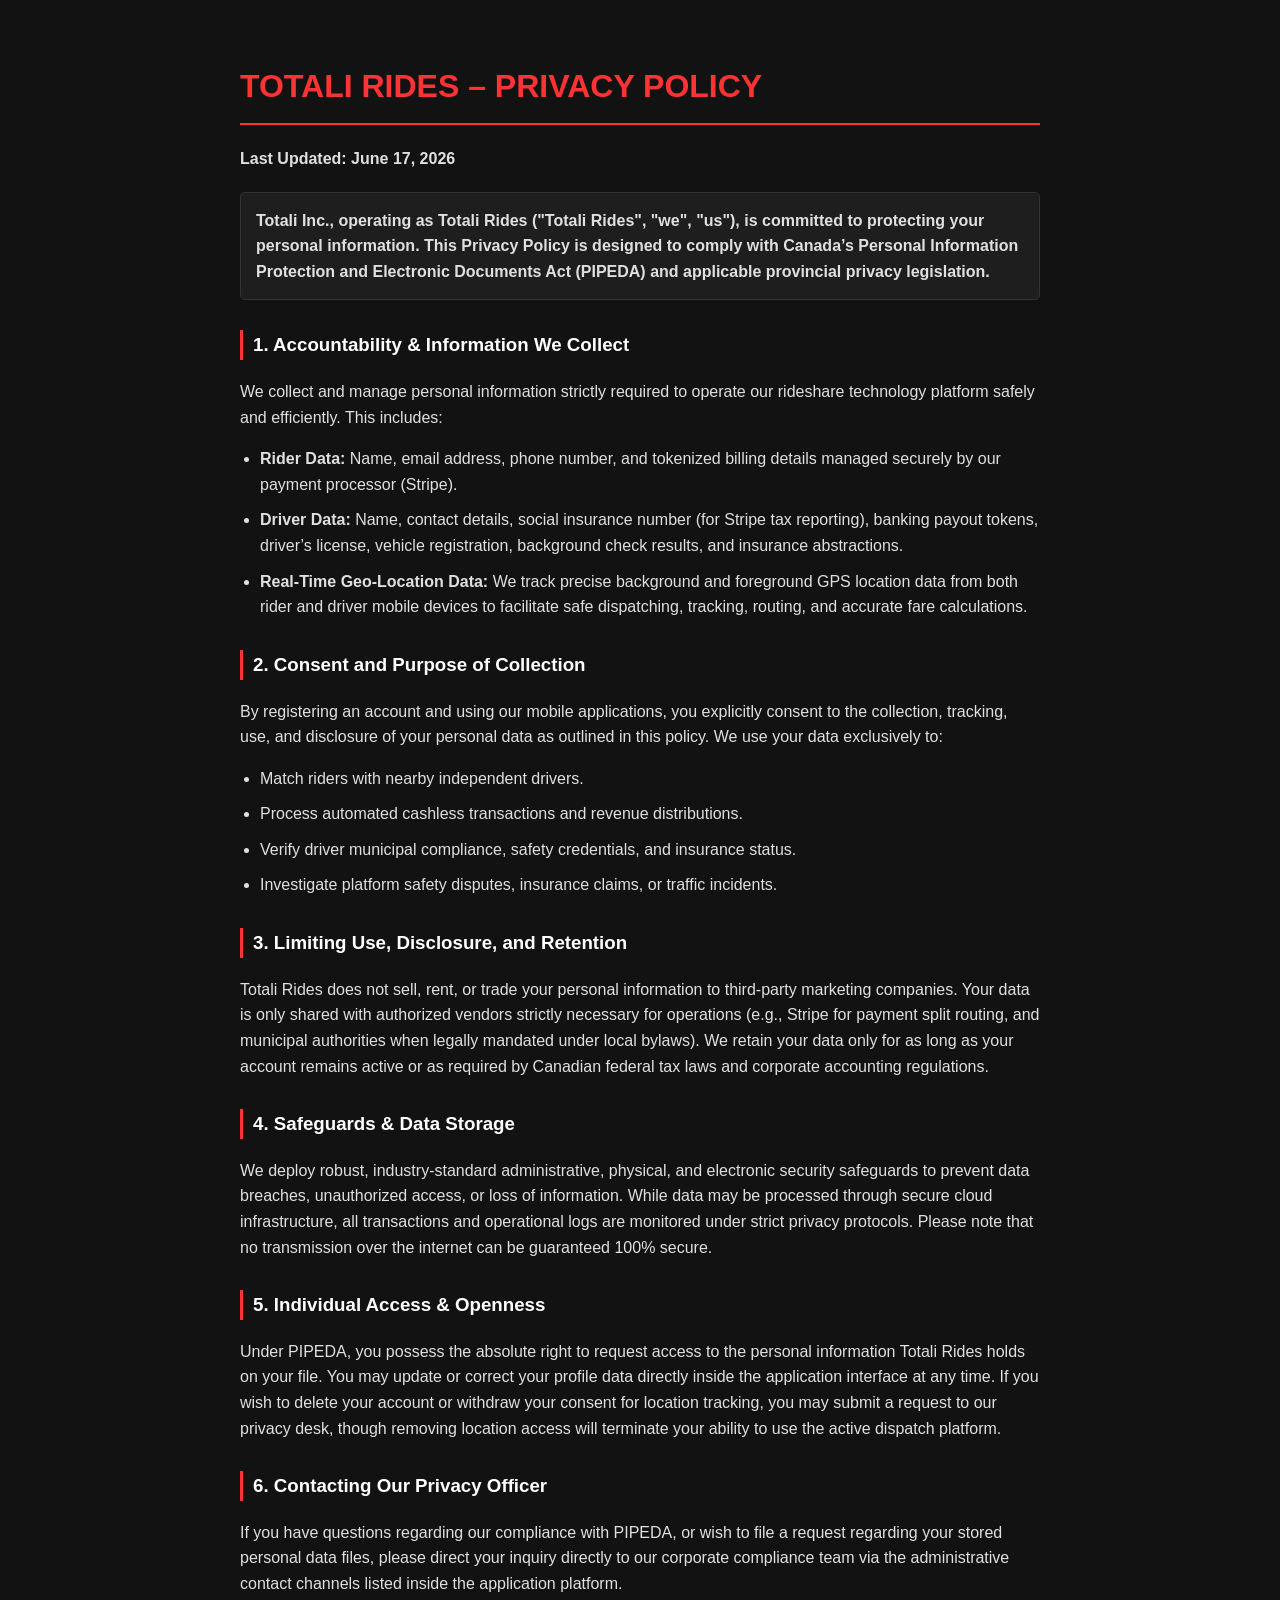
<file: privacy-policy.html>
<!DOCTYPE html>
<html lang="en">
<head>
    <meta charset="UTF-8">
    <meta name="viewport" content="width=device-width, initial-scale=1.0">
    <title>Privacy Policy | Totali Rides</title>
    <style>
        body {
            background-color: #121212;
            color: #e0e0e0;
            font-family: 'Arial', sans-serif;
            line-height: 1.6;
            padding: 40px 20px;
            max-width: 800px;
            margin: 0 auto;
        }
        h1 {
            color: #ff3333;
            border-bottom: 2px solid #ff3333;
            padding-bottom: 10px;
        }
        h3 {
            color: #ffffff;
            margin-top: 30px;
            border-left: 3px solid #ff3333;
            padding-left: 10px;
        }
        .highlight-box {
            background-color: #1e1e1e;
            border: 1px solid #333;
            padding: 15px;
            border-radius: 5px;
            margin: 20px 0;
            font-weight: bold;
        }
        ul {
            padding-left: 20px;
        }
        li {
            margin-bottom: 10px;
        }
    </style>
</head>
<body>

    <h1>TOTALI RIDES – PRIVACY POLICY</h1>
    <p><strong>Last Updated: June 17, 2026</strong></p>

    <div class="highlight-box">
        Totali Inc., operating as Totali Rides ("Totali Rides", "we", "us"), is committed to protecting your personal information. This Privacy Policy is designed to comply with Canada’s Personal Information Protection and Electronic Documents Act (PIPEDA) and applicable provincial privacy legislation.
    </div>

    <h3>1. Accountability & Information We Collect</h3>
    <p>We collect and manage personal information strictly required to operate our rideshare technology platform safely and efficiently. This includes:</p>
    <ul>
        <li><strong>Rider Data:</strong> Name, email address, phone number, and tokenized billing details managed securely by our payment processor (Stripe).</li>
        <li><strong>Driver Data:</strong> Name, contact details, social insurance number (for Stripe tax reporting), banking payout tokens, driver’s license, vehicle registration, background check results, and insurance abstractions.</li>
        <li><strong>Real-Time Geo-Location Data:</strong> We track precise background and foreground GPS location data from both rider and driver mobile devices to facilitate safe dispatching, tracking, routing, and accurate fare calculations.</li>
    </ul>

    <h3>2. Consent and Purpose of Collection</h3>
    <p>By registering an account and using our mobile applications, you explicitly consent to the collection, tracking, use, and disclosure of your personal data as outlined in this policy. We use your data exclusively to:</p>
    <ul>
        <li>Match riders with nearby independent drivers.</li>
        <li>Process automated cashless transactions and revenue distributions.</li>
        <li>Verify driver municipal compliance, safety credentials, and insurance status.</li>
        <li>Investigate platform safety disputes, insurance claims, or traffic incidents.</li>
    </ul>

    <h3>3. Limiting Use, Disclosure, and Retention</h3>
    <p>Totali Rides does not sell, rent, or trade your personal information to third-party marketing companies. Your data is only shared with authorized vendors strictly necessary for operations (e.g., Stripe for payment split routing, and municipal authorities when legally mandated under local bylaws). We retain your data only for as long as your account remains active or as required by Canadian federal tax laws and corporate accounting regulations.</p>

    <h3>4. Safeguards & Data Storage</h3>
    <p>We deploy robust, industry-standard administrative, physical, and electronic security safeguards to prevent data breaches, unauthorized access, or loss of information. While data may be processed through secure cloud infrastructure, all transactions and operational logs are monitored under strict privacy protocols. Please note that no transmission over the internet can be guaranteed 100% secure.</p>

    <h3>5. Individual Access & Openness</h3>
    <p>Under PIPEDA, you possess the absolute right to request access to the personal information Totali Rides holds on your file. You may update or correct your profile data directly inside the application interface at any time. If you wish to delete your account or withdraw your consent for location tracking, you may submit a request to our privacy desk, though removing location access will terminate your ability to use the active dispatch platform.</p>

    <h3>6. Contacting Our Privacy Officer</h3>
    <p>If you have questions regarding our compliance with PIPEDA, or wish to file a request regarding your stored personal data files, please direct your inquiry directly to our corporate compliance team via the administrative contact channels listed inside the application platform.</p>

</body>
</html>
</file>
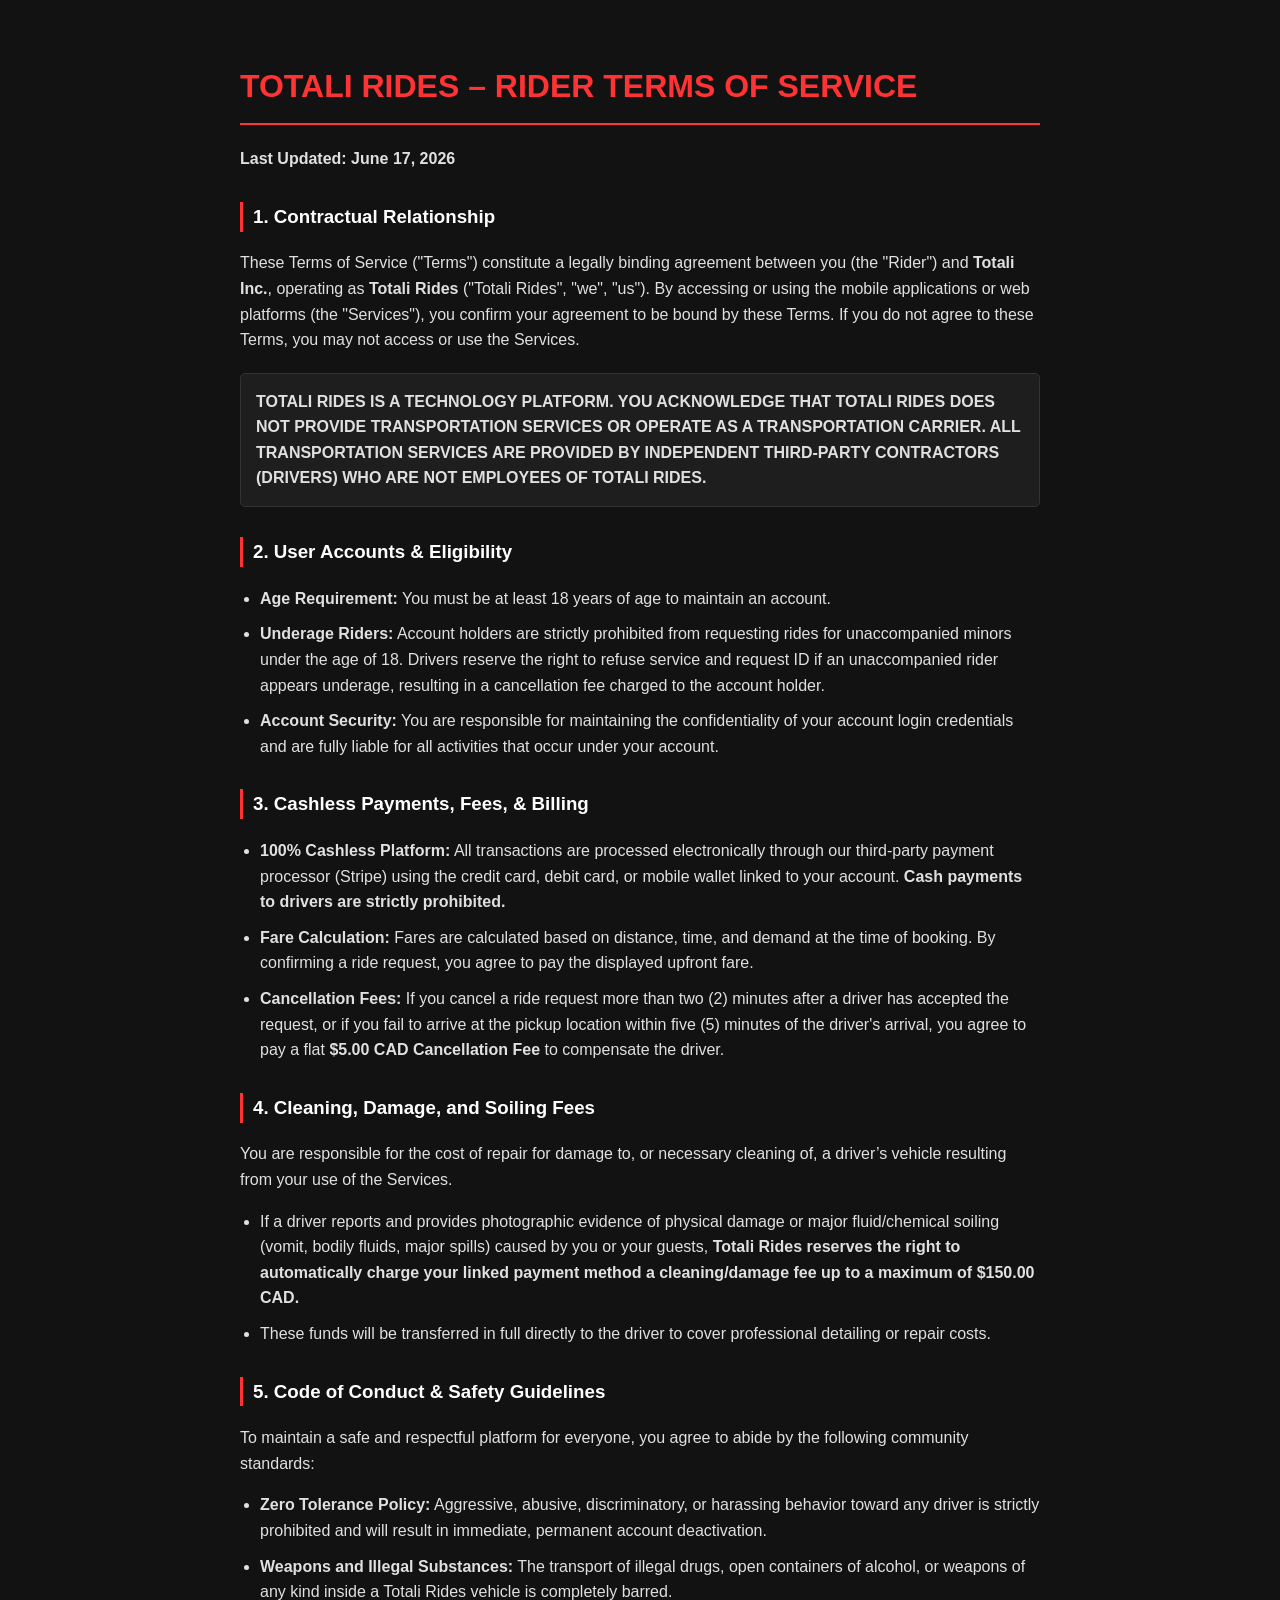
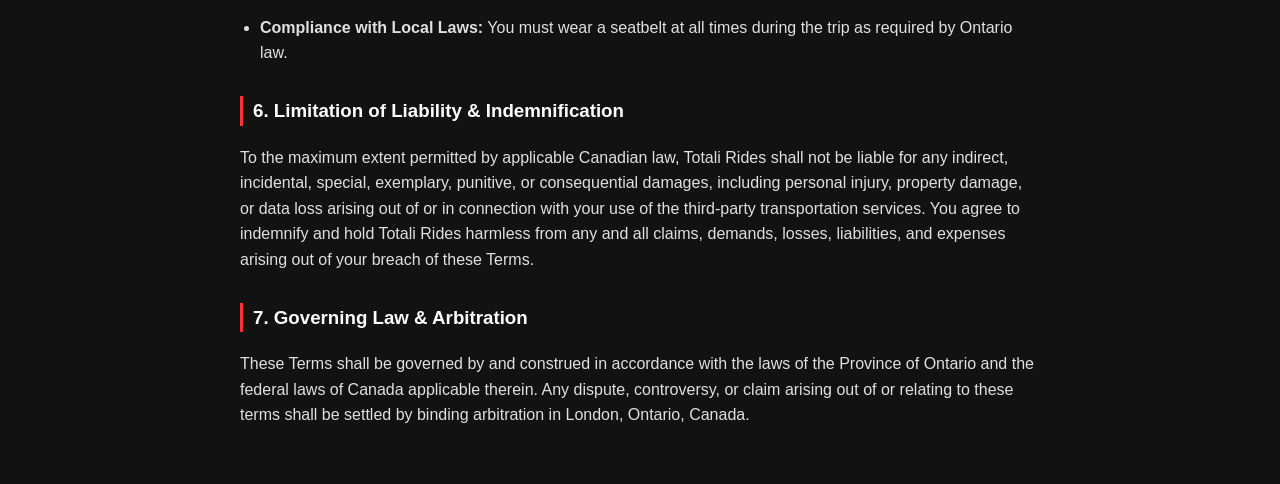
<file: rider-terms.html>
<!DOCTYPE html>
<html lang="en">
<head>
    <meta charset="UTF-8">
    <meta name="viewport" content="width=device-width, initial-scale=1.0">
    <title>Rider Terms of Service | Totali Rides</title>
    <style>
        body {
            background-color: #121212;
            color: #e0e0e0;
            font-family: 'Arial', sans-serif;
            line-height: 1.6;
            padding: 40px 20px;
            max-width: 800px;
            margin: 0 auto;
        }
        h1 {
            color: #ff3333;
            border-bottom: 2px solid #ff3333;
            padding-bottom: 10px;
        }
        h3 {
            color: #ffffff;
            margin-top: 30px;
            border-left: 3px solid #ff3333;
            padding-left: 10px;
        }
        .highlight-box {
            background-color: #1e1e1e;
            border: 1px solid #333;
            padding: 15px;
            border-radius: 5px;
            margin: 20px 0;
            font-weight: bold;
        }
        ul {
            padding-left: 20px;
        }
        li {
            margin-bottom: 10px;
        }
    </style>
</head>
<body>

    <h1>TOTALI RIDES – RIDER TERMS OF SERVICE</h1>
    <p><strong>Last Updated: June 17, 2026</strong></p>

    <h3>1. Contractual Relationship</h3>
    <p>These Terms of Service ("Terms") constitute a legally binding agreement between you (the "Rider") and <strong>Totali Inc.</strong>, operating as <strong>Totali Rides</strong> ("Totali Rides", "we", "us"). By accessing or using the mobile applications or web platforms (the "Services"), you confirm your agreement to be bound by these Terms. If you do not agree to these Terms, you may not access or use the Services.</p>

   
    <div class="highlight-box">
        TOTALI RIDES IS A TECHNOLOGY PLATFORM. YOU ACKNOWLEDGE THAT TOTALI RIDES DOES NOT PROVIDE TRANSPORTATION SERVICES OR OPERATE AS A TRANSPORTATION CARRIER. ALL TRANSPORTATION SERVICES ARE PROVIDED BY INDEPENDENT THIRD-PARTY CONTRACTORS (DRIVERS) WHO ARE NOT EMPLOYEES OF TOTALI RIDES.
    </div>

    <h3>2. User Accounts & Eligibility</h3>
    <ul>
        <li><strong>Age Requirement:</strong> You must be at least 18 years of age to maintain an account.</li>
        <li><strong>Underage Riders:</strong> Account holders are strictly prohibited from requesting rides for unaccompanied minors under the age of 18. Drivers reserve the right to refuse service and request ID if an unaccompanied rider appears underage, resulting in a cancellation fee charged to the account holder.</li>
        <li><strong>Account Security:</strong> You are responsible for maintaining the confidentiality of your account login credentials and are fully liable for all activities that occur under your account.</li>
    </ul>

    <h3>3. Cashless Payments, Fees, & Billing</h3>
    <ul>
        <li><strong>100% Cashless Platform:</strong> All transactions are processed electronically through our third-party payment processor (Stripe) using the credit card, debit card, or mobile wallet linked to your account. <strong>Cash payments to drivers are strictly prohibited.</strong></li>
        <li><strong>Fare Calculation:</strong> Fares are calculated based on distance, time, and demand at the time of booking. By confirming a ride request, you agree to pay the displayed upfront fare.</li>
        <li><strong>Cancellation Fees:</strong> If you cancel a ride request more than two (2) minutes after a driver has accepted the request, or if you fail to arrive at the pickup location within five (5) minutes of the driver's arrival, you agree to pay a flat <strong>$5.00 CAD Cancellation Fee</strong> to compensate the driver.</li>
    </ul>

    <h3>4. Cleaning, Damage, and Soiling Fees</h3>
    <p>You are responsible for the cost of repair for damage to, or necessary cleaning of, a driver’s vehicle resulting from your use of the Services.</p>
    <ul>
        <li>If a driver reports and provides photographic evidence of physical damage or major fluid/chemical soiling (vomit, bodily fluids, major spills) caused by you or your guests, <strong>Totali Rides reserves the right to automatically charge your linked payment method a cleaning/damage fee up to a maximum of $150.00 CAD.</strong></li>
        <li>These funds will be transferred in full directly to the driver to cover professional detailing or repair costs.</li>
    </ul>

    <h3>5. Code of Conduct & Safety Guidelines</h3>
    <p>To maintain a safe and respectful platform for everyone, you agree to abide by the following community standards:</p>
    <ul>
        <li><strong>Zero Tolerance Policy:</strong> Aggressive, abusive, discriminatory, or harassing behavior toward any driver is strictly prohibited and will result in immediate, permanent account deactivation.</li>
        <li><strong>Weapons and Illegal Substances:</strong> The transport of illegal drugs, open containers of alcohol, or weapons of any kind inside a Totali Rides vehicle is completely barred.</li>
        <li><strong>Compliance with Local Laws:</strong> You must wear a seatbelt at all times during the trip as required by Ontario law.</li>
    </ul>

    <h3>6. Limitation of Liability & Indemnification</h3>
    <p>To the maximum extent permitted by applicable Canadian law, Totali Rides shall not be liable for any indirect, incidental, special, exemplary, punitive, or consequential damages, including personal injury, property damage, or data loss arising out of or in connection with your use of the third-party transportation services. You agree to indemnify and hold Totali Rides harmless from any and all claims, demands, losses, liabilities, and expenses arising out of your breach of these Terms.</p>

    <h3>7. Governing Law & Arbitration</h3>
    <p>These Terms shall be governed by and construed in accordance with the laws of the Province of Ontario and the federal laws of Canada applicable therein. Any dispute, controversy, or claim arising out of or relating to these terms shall be settled by binding arbitration in London, Ontario, Canada.</p>

</body>
</html>
</file>
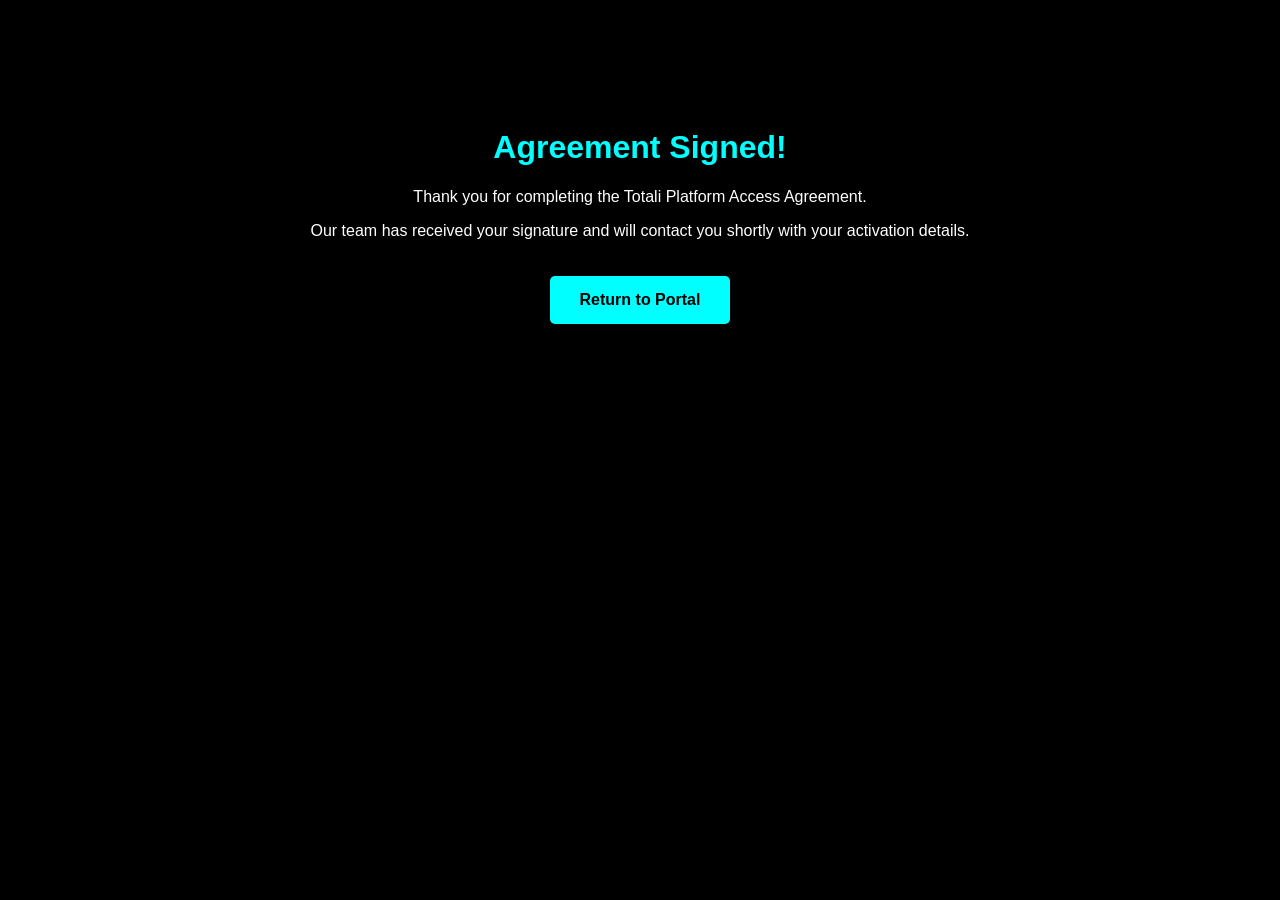
<file: thanks.html>
<!DOCTYPE html>
<html lang="en">
<head>
    <meta charset="UTF-8">
    <meta name="viewport" content="width=device-width, initial-scale=1.0">
    <title>Thank You - Totali Inc.</title>
    <style>
        body { background: #000; color: #fff; font-family: sans-serif; text-align: center; padding: 100px 20px; }
        .cyan { color: #00ffff; }
        .btn { display: inline-block; padding: 15px 30px; background: #00ffff; color: #000; text-decoration: none; border-radius: 5px; font-weight: bold; margin-top: 20px; }
    </style>
</head>
<body>
    <h1 class="cyan">Agreement Signed!</h1>
    <p>Thank you for completing the Totali Platform Access Agreement.</p>
    <p>Our team has received your signature and will contact you shortly with your activation details.</p>
    <a href="drivers-portal.html" class="btn">Return to Portal</a>
</body>
</html>
</file>
<file: css/style.css>
html {
  scroll-behavior: smooth;
}
/* ============================================================
   No Tips Ride Share — Main Stylesheet
   Author: Dev Team
   Structure:
     1. CSS Variables & Reset
     2. Utility Classes
     3. Navbar
     4. Hero
     5. Features
     6. Steps (How It Works)
     7. FAQ
     8. CTA
     9. Footer
   ============================================================ */

/* ============================================================
   1. CSS VARIABLES & RESET
   ============================================================ */
:root {
  --color-bg:          #141414;
  --color-bg-alt:      #1a1a1a;
  --color-surface:     #1e1e1e;
  --color-border:      rgba(255, 255, 255, 0.08);
  --color-cyan:        #00D4F5;
  --color-cyan-dark:   #00b8d4;
  --color-cyan-light:  #e0faff;
  --color-white:       #ffffff;
  --color-text:        rgba(255, 255, 255, 0.88);
  --color-muted:       rgba(255, 255, 255, 0.52);
  --color-feature-bg: #00D4F5;

  --font-sans:  'Inter', system-ui, -apple-system, sans-serif;

  --radius-sm:  8px;
  --radius-md:  14px;
  --radius-lg:  24px;
  --radius-xl:  36px;

  --shadow-card: 0 8px 32px rgba(0, 0, 0, 0.45);
  --shadow-btn:  0 4px 16px rgba(0, 212, 245, 0.25);

  --nav-height: 84px;
  --transition: 0.25s ease;

  --container-max: 1200px;
  --container-pad: clamp(1.25rem, 5vw, 2.5rem);
}

*,
*::before,
*::after {
  box-sizing: border-box;
  margin: 0;
  padding: 0;
}

/* Custom scrollbar */
::-webkit-scrollbar { width: 5px; }
::-webkit-scrollbar-track { background: #0d0d0d; }
::-webkit-scrollbar-thumb {
  background: rgba(0, 212, 245, 0.35);
  border-radius: 10px;
}
::-webkit-scrollbar-thumb:hover { background: var(--color-cyan); }

/* Custom text selection */
::selection {
  background: rgba(0, 212, 245, 0.28);
  color: #fff;
}

html {
  scroll-behavior: smooth;
  -webkit-text-size-adjust: 100%;
  overscroll-behavior: none;
}

/* Page load fade-in */
@keyframes page-in {
  from { opacity: 0; transform: translateY(8px); }
  to   { opacity: 1; transform: translateY(0); }
}

body {
  font-family: var(--font-sans);
  background-color: var(--color-bg);
  color: var(--color-text);
  line-height: 1.65;
  overflow-x: hidden;
  animation: page-in 0.55s ease both;
}

img {
  display: block;
  max-width: 100%;
  height: auto;
}

a {
  text-decoration: none;
  color: inherit;
  transition: color var(--transition), opacity var(--transition);
}

a:hover {
  opacity: 0.8;
}

ul, ol {
  list-style: none;
}

button {
  font-family: inherit;
  cursor: pointer;
  border: none;
  background: none;
}


/* ============================================================
   2. UTILITY CLASSES
   ============================================================ */
.container {
  width: 100%;
  max-width: var(--container-max);
  margin-inline: auto;
  padding-inline: var(--container-pad);
}

.text-cyan {
  color: var(--color-cyan);
}

.hidden {
  display: none !important;
}

/* Section title (shared) */
.section-title {
  font-size: clamp(1.75rem, 3.5vw, 2.5rem);
  font-weight: 800;
  line-height: 1.2;
  color: var(--color-white);
  margin-top: 0.6rem;
}

/* Badges */
.badge {
  display: inline-flex;
  align-items: center;
  gap: 6px;
  font-size: 0.72rem;
  font-weight: 600;
  letter-spacing: 0.08em;
  text-transform: uppercase;
  padding: 5px 12px;
  border-radius: 100px;
  border: 1px solid rgba(255, 255, 255, 0.15);
  color: var(--color-text);
  background: rgba(255, 255, 255, 0.06);
  backdrop-filter: blur(4px);
}

.badge--dark {
  background: rgba(0, 0, 0, 0.2);
  border-color: rgba(0, 0, 0, 0.18);
  color: #111;
}

@keyframes badge-pulse {
  0%, 100% { box-shadow: 0 0 0 0 rgba(0, 212, 245, 0.55); }
  60%       { box-shadow: 0 0 0 5px rgba(0, 212, 245, 0); }
}

.badge--dot::before {
  content: '';
  display: inline-block;
  width: 7px;
  height: 7px;
  border-radius: 50%;
  background: var(--color-cyan);
  flex-shrink: 0;
  animation: badge-pulse 2.2s ease infinite;
}

.badge--dark.badge--dot::before {
  background: #111;
}

/* Buttons */
.btn {
  display: inline-flex;
  align-items: center;
  justify-content: center;
  gap: 8px;
  font-size: 0.9rem;
  font-weight: 600;
  padding: 10px 22px;
  border-radius: var(--radius-sm);
  transition: all var(--transition);
  cursor: pointer;
}

.btn--outline {
  border: 1.5px solid rgba(255, 255, 255, 0.35);
  color: var(--color-white);
}

.btn--outline:hover {
  background: rgba(255, 255, 255, 0.08);
  opacity: 1;
}

.btn--sm {
  padding: 8px 18px;
  font-size: 0.85rem;
}

/* App Store Buttons */
.store-btn {
  display: inline-flex;
  align-items: center;
  gap: 10px;
  padding: 10px 18px;
  background: #000;
  border: 1.5px solid rgba(255, 255, 255, 0.2);
  border-radius: var(--radius-sm);
  color: var(--color-white);
  transition: all var(--transition);
  min-width: 155px;
}

.store-btn:hover {
  background: #1a1a1a;
  border-color: rgba(0, 212, 245, 0.55);
  transform: translateY(-2px);
  box-shadow: 0 6px 24px rgba(0, 212, 245, 0.18);
  opacity: 1;
}

.store-btn__icon {
  width: 22px;
  height: 22px;
  flex-shrink: 0;
}

.store-btn span {
  display: flex;
  flex-direction: column;
  line-height: 1.2;
}

.store-btn span small {
  font-size: 0.65rem;
  opacity: 0.75;
  letter-spacing: 0.02em;
}

.store-btn span strong {
  font-size: 0.9rem;
  font-weight: 700;
}


/* ============================================================
   3. NAVBAR
   ============================================================ */
/* Sliding underline on nav links */
.navbar__link {
  position: relative;
}

.navbar__link::after {
  content: '';
  position: absolute;
  bottom: -3px;
  left: 0;
  width: 0;
  height: 1.5px;
  background: var(--color-cyan);
  border-radius: 2px;
  transition: width var(--transition);
}

.navbar__link:hover::after {
  width: 100%;
}

/* Already has .navbar__link rule below — keep as-is */
.navbar {
  position: fixed;
  top: 0;
  left: 0;
  width: 100%;
  z-index: 1000;
  height: var(--nav-height);
  display: flex;
  align-items: center;
  transition: background var(--transition), box-shadow var(--transition);
}

.navbar.scrolled {
  background: rgba(20, 20, 20, 0.92);
  backdrop-filter: blur(16px);
  -webkit-backdrop-filter: blur(16px);
  box-shadow: 0 1px 0 var(--color-border);
}

.navbar__inner {
  display: flex;
  align-items: center;
  justify-content: space-between;
  gap: 2rem;
}

.navbar__logo {
  display: flex;
  align-items: center;
  flex-shrink: 0;
}

.navbar__logo-img {
  height: 220px !important;  /* Bigger scale */
  width: auto !important;
  display: block !important;
  margin-top: -10px;        /* Moves logo up slightly if it feels too low */
  margin-bottom: -10px;     /* Pulls the bottom of the box closer to the logo */
}

.navbar__inner {
  gap: 0.5rem !important;   /* This closes the horizontal "empty space" between the logo and buttons */
}

.navbar__links {
  display: flex;
  align-items: center;
  gap: 2rem;
}

.navbar__link {
  font-size: 0.9rem;
  font-weight: 500;
  color: var(--color-text);
}

.navbar__link:hover {
  color: var(--color-white);
  opacity: 1;
}

.navbar__hamburger {
  display: none;
  flex-direction: column;
  gap: 5px;
  width: 28px;
  padding: 4px 0;
}

.navbar__hamburger span {
  display: block;
  height: 2px;
  background: var(--color-white);
  border-radius: 2px;
  transition: all var(--transition);
}

.navbar__hamburger.open span:nth-child(1) {
  transform: translateY(7px) rotate(45deg);
}
.navbar__hamburger.open span:nth-child(2) {
  opacity: 0;
}
.navbar__hamburger.open span:nth-child(3) {
  transform: translateY(-7px) rotate(-45deg);
}


/* ============================================================
   4. HERO
   ============================================================ */
.hero {
  position: relative;
  min-height: 100svh;
  padding-top: var(--nav-height);
  display: flex;
  align-items: center;
  overflow: hidden;
  /* Fallback while SVG loads — keeps hero dark */
  background-color: #111418;
}

/* Figma city map background (SVG exported as img) */
.hero__map-svg {
  position: absolute;
  inset: 0;
  width: 100%;
  height: 100%;
  object-fit: cover;
  object-position: center;
  pointer-events: none;
  z-index: 0;
  filter: brightness(0.72) saturate(0.85);
}

/* ── Dark overlay sitting above the SVG map ── */
.hero::before {
  content: '';
  position: absolute;
  inset: 0;
  background: rgba(0, 0, 0, 0.341);
  pointer-events: none;
  z-index: 1;
}

/* ── Top blackout — kills any coloured element bleeding from the SVG top edge ── */
/* Uses a tall feathered gradient: solid black at very top → fully transparent mid-way */
.hero::after {
  content: '';
  position: absolute;
  top: 0;
  left: 0;
  width: 100%;
  /* Tall enough to bury whatever is showing — adjust height if needed */
  height: 260px;
  background: linear-gradient(
    to bottom,
    #000000 0%,
    rgba(0, 0, 0, 0.85) 20%,
    rgba(0, 0, 0, 0.5)  45%,
    rgba(0, 0, 0, 0)   100%
  );
  pointer-events: none;
  z-index: 2;
}

.hero__inner {
  position: relative;
  z-index: 3;
  display: flex;
  flex-direction: column;
  align-items: center;
  text-align: center;
  padding-block: clamp(4rem, 8vw, 6rem) clamp(2rem, 5vw, 4rem);
  gap: 3.5rem;
}

.hero__content {
  max-width: 780px;
}

.hero__title {
  font-size: clamp(2.2rem, 5.5vw, 4rem);
  font-weight: 900;
  line-height: 1.1;
  color: var(--color-white);
  margin-block: 1rem 1.25rem;
  letter-spacing: -0.02em;
}

.hero__subtitle {
  font-size: clamp(0.9rem, 1.8vw, 1.05rem);
  color: var(--color-muted);
  margin-bottom: 2rem;
  line-height: 1.7;
}

.hero__cta {
  display: flex;
  align-items: center;
  justify-content: center;
  flex-wrap: wrap;
  gap: 0.875rem;
}

/* Hero title shimmer on the cyan span */
@keyframes shimmer-slide {
  0%   { background-position: -200% center; }
  100% { background-position:  200% center; }
}

.hero__title .text-cyan {
  background: linear-gradient(
    100deg,
    var(--color-cyan) 30%,
    #a8f5ff 50%,
    var(--color-cyan) 70%
  );
  background-size: 200% auto;
  -webkit-background-clip: text;
  -webkit-text-fill-color: transparent;
  background-clip: text;
  animation: shimmer-slide 4s linear infinite;
}

/* Trust stats bar */
.hero__stats {
  display: flex;
  align-items: center;
  justify-content: center;
  gap: 0;
  background: rgba(255, 255, 255, 0.04);
  border: 1px solid rgba(255, 255, 255, 0.09);
  border-radius: 100px;
  padding: 10px 24px;
  backdrop-filter: blur(8px);
  margin-bottom: 1.5rem;
  width: fit-content;
  margin-inline: auto;
}

.hero__stat {
  display: flex;
  flex-direction: column;
  align-items: center;
  padding-inline: 1.25rem;
}

.hero__stat-value {
  font-size: 1.05rem;
  font-weight: 800;
  color: var(--color-white);
  line-height: 1.1;
}

.hero__stat-star {
  color: var(--color-cyan);
  font-size: 0.85rem;
}

.hero__stat-label {
  font-size: 0.7rem;
  color: var(--color-white);
  letter-spacing: 0.04em;
  margin-top: 2px;
}

.hero__stat-divider {
  width: 1px;
  height: 28px;
  background: rgba(255, 255, 255, 0.1);
  flex-shrink: 0;
}

/* Combined phone mockup (single Figma export) */
.hero__phones {
  width: 100%;
  max-width: 760px;          /* bigger on large screens */
  display: flex;
  align-items: flex-end;
  justify-content: center;
  position: relative;
}

/* Cyan glow orb behind the phones */
.hero__phones-glow {
  position: absolute;
  bottom: 5%;
  left: 50%;
  transform: translateX(-50%);
  width: 80%;
  height: 60%;
  background: radial-gradient(ellipse at center, rgba(0, 212, 245, 0.25) 0%, transparent 70%);
  pointer-events: none;
  filter: blur(40px);
  z-index: 0;
}

.hero__phones-img {
  position: relative;
  z-index: 1;
  width: 100%;
  height: auto;
  object-fit: contain;
  object-position: bottom;
  filter: drop-shadow(0 28px 52px rgba(0, 0, 0, 0.6));
}

/* Scroll indicator */
@keyframes scroll-bounce {
  0%, 100% { transform: translateY(0);   opacity: 0.6; }
  50%       { transform: translateY(5px); opacity: 1;   }
}

.hero__scroll {
  position: absolute;
  bottom: 2rem;
  left: 50%;
  transform: translateX(-50%);
  z-index: 3;
  display: flex;
  flex-direction: column;
  align-items: center;
  gap: 4px;
  color: var(--color-muted);
  font-size: 0.7rem;
  letter-spacing: 0.1em;
  text-transform: uppercase;
  animation: scroll-bounce 2s ease-in-out infinite;
  z-index: 2;
}

.hero__scroll:hover {
  color: var(--color-cyan);
  opacity: 1;
}

.hero__scroll-arrow {
  display: flex;
  align-items: center;
}

.hero__scroll-text {
  font-weight: 600;
}


/* ============================================================
   5. FEATURES
   ============================================================ */
.features {
  background: var(--color-feature-bg);
  padding-block: clamp(4.5rem, 8vw, 7rem);
  position: relative;
  overflow: hidden;
}

/* Noise-texture dot grid — premium feel */
.features::before {
  content: '';
  position: absolute;
  inset: 0;
  background-image:
    radial-gradient(circle, rgba(0,0,0,0.07) 1px, transparent 1px);
  background-size: 22px 22px;
  pointer-events: none;
  z-index: 0;
}

/* Large decorative blurred circle top-right */
.features::after {
  content: '';
  position: absolute;
  top: -120px;
  right: -120px;
  width: 480px;
  height: 480px;
  border-radius: 50%;
  background: rgba(255,255,255,0.08);
  filter: blur(60px);
  pointer-events: none;
  z-index: 0;
}

.features__inner {
  position: relative;
  z-index: 1;
}

.features__header {
  display: flex;
  align-items: flex-end;
  justify-content: space-between;
  gap: 2rem;
  margin-bottom: 3.5rem;
  flex-wrap: wrap;
}

.features__header-left {
  flex: 1;
  min-width: 260px;
}

.features__header-left .section-title {
  color: #0a0a0a;
  font-size: clamp(1.85rem, 3.5vw, 2.6rem);
  margin-top: 0.75rem;
  letter-spacing: -0.025em;
}

.features__header-desc {
  flex: 1;
  min-width: 260px;
  max-width: 380px;
  font-size: 0.925rem;
  color: rgba(0, 0, 0, 0.58);
  line-height: 1.75;
  padding-bottom: 6px;
}

/* Feature card number badge */
.feature-card__num {
  position: absolute;
  top: 1.35rem;
  right: 1.35rem;
  font-size: 0.68rem;
  font-weight: 800;
  letter-spacing: 0.12em;
  color: rgba(0, 0, 0, 0.14);
  line-height: 1;
}

/* ── Feature Cards ── */
.features__cards {
  display: grid;
  grid-template-columns: repeat(3, 1fr);
  gap: 1.25rem;
  align-items: stretch;
}

.feature-card {
  position: relative;
  background: #ffffff;
  border-radius: 20px;
  padding: 2rem 1.75rem 0;
  overflow: hidden;
  display: flex;
  flex-direction: column;
  /* Layered shadow — depth */
  box-shadow:
    0 1px 2px rgba(0,0,0,0.04),
    0 4px 12px rgba(0,0,0,0.07),
    0 16px 40px rgba(0,0,0,0.09);
  border: 1.5px solid rgba(255,255,255,0.9);
  transition: transform 0.35s cubic-bezier(0.16,1,0.3,1),
              box-shadow 0.35s ease;
}

/* Subtle inner top highlight — glass feel */
.feature-card::before {
  content: '';
  position: absolute;
  top: 0;
  left: 0;
  right: 0;
  height: 1px;
  background: linear-gradient(90deg, transparent, rgba(255,255,255,0.9), transparent);
}

.feature-card:hover {
  transform: translateY(-10px) scale(1.01);
  box-shadow:
    0 2px 4px rgba(0,0,0,0.04),
    0 8px 24px rgba(0,0,0,0.1),
    0 32px 64px rgba(0,0,0,0.13);
}

.feature-card__title {
  font-size: 1.1rem;
  font-weight: 800;
  color: #0a0a0a;
  margin-bottom: 0.5rem;
  letter-spacing: -0.01em;
}

.feature-card__desc {
  font-size: 0.855rem;
  color: rgba(0,0,0,0.55);
  margin-bottom: 1.75rem;
  line-height: 1.7;
}

/* Image area — taller, centred content, light grey bg */
.feature-card__img {
  flex: 1;
  border-radius: 14px 14px 0 0;
  overflow: hidden;
  background: linear-gradient(160deg, #f4f4f4 0%, #e8e8e8 100%);
  min-height: 240px;
  display: flex;
  align-items: flex-end;
  justify-content: center;
}

.feature-card__img img {
  width: 100%;
  height: 100%;
  object-fit: cover;
  object-position: top;
  transition: transform 0.55s cubic-bezier(0.16,1,0.3,1);
}

.feature-card:hover .feature-card__img img {
  transform: scale(1.03);
}


/* ============================================================
   6. STEPS (HOW IT WORKS)
   ============================================================ */
.steps {
  background: var(--color-bg);
  padding-block: clamp(5rem, 8vw, 8rem);
  position: relative;
  overflow: hidden;
}

/* Faint large circle decorative bg element */
.steps::before {
  content: '';
  position: absolute;
  top: 50%;
  left: -200px;
  transform: translateY(-50%);
  width: 600px;
  height: 600px;
  border-radius: 50%;
  border: 1px solid rgba(0,212,245,0.06);
  pointer-events: none;
}

.steps::after {
  content: '';
  position: absolute;
  top: 50%;
  left: -200px;
  transform: translateY(-50%);
  width: 400px;
  height: 400px;
  border-radius: 50%;
  border: 1px solid rgba(0,212,245,0.08);
  pointer-events: none;
}

.steps__inner {
  position: relative;
  z-index: 1;
  display: grid;
  grid-template-columns: 1fr 1fr;
  gap: clamp(3rem, 7vw, 6rem);
  align-items: center;
}

.steps__phone {
  display: flex;
  justify-content: center;
}

/* Phone frame — glassmorphism card on dark */
.steps__phone-frame {
  position: relative;
  background: linear-gradient(145deg, #00cde8, #00a8c8);
  border-radius: 32px;
  padding: 2.25rem 1.75rem;
  width: clamp(240px, 32vw, 320px);
  box-shadow:
    0 0 0 1px rgba(255,255,255,0.12),
    0 24px 80px rgba(0,0,0,0.5),
    0 0 60px rgba(0,212,245,0.15);
  overflow: hidden;
}

/* Dot-grid texture inside the frame */
.steps__phone-frame::before {
  content: '';
  position: absolute;
  inset: 0;
  background-image: radial-gradient(circle, rgba(0,0,0,0.06) 1px, transparent 1px);
  background-size: 18px 18px;
  pointer-events: none;
}

/* Gloss shine top-left */
.steps__phone-frame::after {
  content: '';
  position: absolute;
  top: 0;
  left: 0;
  right: 0;
  height: 50%;
  background: linear-gradient(180deg, rgba(255,255,255,0.12) 0%, transparent 100%);
  border-radius: 32px 32px 0 0;
  pointer-events: none;
}

.steps__phone-frame img {
  position: relative;
  z-index: 1;
  border-radius: 14px;
  width: 100%;
  box-shadow: 0 8px 32px rgba(0,0,0,0.3);
}

.steps__content {
  max-width: 500px;
}

.steps__content .section-title {
  letter-spacing: -0.025em;
}

.steps__subtitle {
  font-size: 0.925rem;
  color: var(--color-muted);
  margin-block: 0.875rem 1.75rem;
  line-height: 1.75;
}

/* Rider / Driver Toggle — premium pill */
.steps__toggle {
  display: inline-flex;
  background: rgba(255,255,255,0.04);
  border-radius: 100px;
  padding: 4px;
  margin-bottom: 2.25rem;
  border: 1px solid rgba(255,255,255,0.1);
  box-shadow: inset 0 1px 3px rgba(0,0,0,0.3);
}

.steps__toggle-btn {
  font-size: 0.875rem;
  font-weight: 600;
  padding: 8px 26px;
  border-radius: 100px;
  color: var(--color-muted);
  transition: all 0.3s cubic-bezier(0.16,1,0.3,1);
  letter-spacing: 0.01em;
}

.steps__toggle-btn.active {
  background: var(--color-cyan);
  color: #000;
  box-shadow: 0 2px 12px rgba(0,212,245,0.3);
}

/* Step items */
.steps__list {
  display: flex;
  flex-direction: column;
  gap: 0;
  position: relative;
}

/* Vertical timeline line — sits behind everything */
.steps__list::before {
  content: '';
  position: absolute;
  left: 28px;            /* centres on the 40px circle (0.5rem padding + 20px radius) */
  top: 40px;
  bottom: 40px;
  width: 1px;
  background: linear-gradient(to bottom, rgba(0,212,245,0.5), rgba(0,212,245,0.06));
  z-index: 0;            /* behind step-items */
}

.step-item {
  display: flex;
  align-items: flex-start;
  gap: 1.25rem;
  padding: 0.9rem 1rem 0.9rem 0.5rem;
  position: relative;
  z-index: 1;
  border-radius: var(--radius-md);
  transition: background 0.25s ease;
  cursor: default;
}

.step-item:hover {
  background: rgba(255,255,255,0.04);
}

/* Numbered circle — solid bg covers the timeline line behind it */
.step-item__num {
  width: 40px;
  height: 40px;
  border-radius: 50%;
  background: var(--color-bg);   /* solid — hides the line passing through */
  border: 1.5px solid rgba(0,212,245,0.5);
  position: relative;
  z-index: 2;
  color: var(--color-cyan);
  font-size: 0.68rem;
  font-weight: 800;
  letter-spacing: 0.06em;
  display: flex;
  align-items: center;
  justify-content: center;
  flex-shrink: 0;
  transition: background 0.3s ease, border-color 0.3s ease,
              color 0.3s ease, transform 0.3s cubic-bezier(0.16,1,0.3,1);
}

.step-item:hover .step-item__num {
  background: var(--color-cyan);
  border-color: var(--color-cyan);
  color: #000;
  transform: scale(1.1);
}

.step-item__title {
  font-size: 0.975rem;
  font-weight: 700;
  color: var(--color-white);
  margin-bottom: 0.3rem;
  padding-top: 9px;
  letter-spacing: -0.005em;
}

.step-item__desc {
  font-size: 0.855rem;
  color: var(--color-muted);
  line-height: 1.65;
}


/* ============================================================
   7. FAQ
   ============================================================ */
.faq {
  background: var(--color-bg-alt);
  padding-block: clamp(5rem, 8vw, 8rem);
  position: relative;
  overflow: hidden;
}

/* Decorative ring top-right */
.faq::before {
  content: '';
  position: absolute;
  top: -150px;
  right: -150px;
  width: 500px;
  height: 500px;
  border-radius: 50%;
  border: 1px solid rgba(0,212,245,0.07);
  pointer-events: none;
}

.faq::after {
  content: '';
  position: absolute;
  top: -100px;
  right: -100px;
  width: 320px;
  height: 320px;
  border-radius: 50%;
  border: 1px solid rgba(0,212,245,0.1);
  pointer-events: none;
}

.faq__inner {
  position: relative;
  z-index: 1;
  display: grid;
  grid-template-columns: 1fr 1fr;
  gap: clamp(3.5rem, 7vw, 6rem);
  align-items: center;
}

.faq__content {
  max-width: 520px;
}

.faq__content .section-title {
  letter-spacing: -0.025em;
}

.faq__subtitle {
  font-size: 0.925rem;
  color: var(--color-muted);
  margin-block: 0.875rem 2.25rem;
  line-height: 1.75;
}

/* ── Accordion — card style, not flat lines ── */
.accordion {
  display: flex;
  flex-direction: column;
  gap: 0.625rem;
}

.accordion__item {
  background: rgba(255,255,255,0.03);
  border: 1px solid rgba(255,255,255,0.07);
  border-radius: var(--radius-md);
  overflow: hidden;
  transition: background 0.25s ease, border-color 0.25s ease;
}

.accordion__item:has(.accordion__body.open) {
  background: rgba(0,212,245,0.05);
  border-color: rgba(0,212,245,0.22);
}

.accordion__trigger {
  display: flex;
  align-items: center;
  justify-content: space-between;
  gap: 1rem;
  width: 100%;
  padding: 1.1rem 1.25rem;
  font-size: 0.925rem;
  font-weight: 600;
  color: var(--color-text);
  text-align: left;
  transition: color 0.2s ease;
}

.accordion__trigger:hover {
  color: var(--color-white);
}

/* Chevron icon wrapper */
.accordion__icon {
  width: 26px;
  height: 26px;
  border-radius: 50%;
  background: rgba(255,255,255,0.06);
  border: 1px solid rgba(255,255,255,0.1);
  display: inline-flex;
  align-items: center;
  justify-content: center;
  flex-shrink: 0;
  transition: background 0.25s ease, border-color 0.25s ease, transform 0.3s ease;
  color: rgba(255,255,255,0.45);
}

.accordion__icon svg {
  display: block;
  flex-shrink: 0;
}

.accordion__trigger[aria-expanded="true"] .accordion__icon {
  transform: rotate(180deg);
  background: rgba(0,212,245,0.12);
  border-color: rgba(0,212,245,0.4);
  color: var(--color-cyan);
}

.accordion__body {
  max-height: 0;
  overflow: hidden;
  transition: max-height 0.4s cubic-bezier(0.16,1,0.3,1), padding 0.3s ease;
}

.accordion__body.open {
  max-height: 300px;
  padding: 0 1.25rem 1.25rem;
}

.accordion__body p {
  font-size: 0.875rem;
  color: var(--color-muted);
  line-height: 1.75;
  border-top: 1px solid rgba(255,255,255,0.06);
  padding-top: 0.875rem;
}

/* FAQ Phone frame — matches Steps style */
.faq__phone {
  display: flex;
  justify-content: center;
}

.faq__phone-frame {
  position: relative;
  background: linear-gradient(145deg, #00cde8, #00a8c8);
  border-radius: 32px;
  padding: 2.25rem 1.75rem;
  width: clamp(230px, 30vw, 300px);
  box-shadow:
    0 0 0 1px rgba(255,255,255,0.12),
    0 24px 80px rgba(0,0,0,0.5),
    0 0 60px rgba(0,212,245,0.12);
  overflow: hidden;
}

.faq__phone-frame::before {
  content: '';
  position: absolute;
  inset: 0;
  background-image: radial-gradient(circle, rgba(0,0,0,0.06) 1px, transparent 1px);
  background-size: 18px 18px;
  pointer-events: none;
}

.faq__phone-frame::after {
  content: '';
  position: absolute;
  top: 0;
  left: 0;
  right: 0;
  height: 50%;
  background: linear-gradient(180deg, rgba(255,255,255,0.12) 0%, transparent 100%);
  border-radius: 32px 32px 0 0;
  pointer-events: none;
}

.faq__phone-frame img {
  position: relative;
  z-index: 1;
  border-radius: 14px;
  width: 100%;
  box-shadow: 0 8px 32px rgba(0,0,0,0.3);
}


/* ============================================================
   8. CTA
   ============================================================ */
.cta {
  background: var(--color-feature-bg);
  padding-block: clamp(4rem, 7vw, 6rem);
  position: relative;
  overflow: hidden;
  /* Angled top edge — slices into the dark section above */
  clip-path: polygon(0 40px, 100% 0, 100% 100%, 0 100%);
  margin-top: -40px;
}

.cta::before {
  content: '';
  position: absolute;
  inset: 0;
  background-image: url("data:image/svg+xml,%3Csvg xmlns='http://www.w3.org/2000/svg' width='100' height='100'%3E%3Ccircle cx='50' cy='50' r='40' stroke='rgba(0,0,0,0.04)' fill='none' stroke-width='1'/%3E%3Ccircle cx='50' cy='50' r='28' stroke='rgba(0,0,0,0.04)' fill='none' stroke-width='1'/%3E%3C/svg%3E");
  background-size: 80px 80px;
  pointer-events: none;
}

.cta__inner {
  position: relative;
  z-index: 1;
  display: flex;
  flex-direction: column;
  align-items: center;
  text-align: center;
}

.cta__title {
  font-size: clamp(1.85rem, 4vw, 3rem);
  font-weight: 900;
  color: #0d0d0d;
  line-height: 1.15;
  margin-block: 1rem 0.75rem;
  letter-spacing: -0.02em;
}

.cta__subtitle {
  font-size: 0.95rem;
  color: rgba(0,0,0,0.65);
  max-width: 440px;
  line-height: 1.7;
  margin-bottom: 2rem;
}

.cta__btns {
  display: flex;
  align-items: center;
  justify-content: center;
  flex-wrap: wrap;
  gap: 0.875rem;
}

.cta .store-btn {
  background: #000;
  border-color: rgba(0,0,0,0.3);
}

.cta .store-btn:hover {
  background: #111;
}


/* ============================================================
   9. FOOTER
   ============================================================ */
.footer {
  background: #0d0d0d;
  position: relative;
}

/* Animated cyan line at the very top of the footer */
.footer::before {
  content: '';
  position: absolute;
  top: 0;
  left: 0;
  height: 2px;
  width: 0;
  background: linear-gradient(90deg, transparent, var(--color-cyan), transparent);
  animation: footer-line 2.8s ease forwards;
  animation-play-state: paused;
}

.footer.in-view::before {
  animation-play-state: running;
}

@keyframes footer-line {
  from { width: 0;    opacity: 0; }
  20%  { opacity: 1; }
  to   { width: 100%; opacity: 0.6; }
}

.footer__top {
  display: flex;
  align-items: flex-start;
  justify-content: space-between;
  gap: 3rem;
  padding-block: clamp(3rem, 5vw, 4.5rem);
  flex-wrap: wrap;
}

.footer__brand {
  flex: 1;
  min-width: 200px;
  max-width: 260px;
}

.footer__logo {
  display: inline-flex;
  margin-bottom: 1rem;
}

.footer__logo-img {
  height: 56px;
  width: auto;
  display: block;
  object-fit: contain;
  opacity: 0.9;
  transition: opacity var(--transition);
}

.footer__logo:hover .footer__logo-img {
  opacity: 1;
}

.footer__brand-desc {
  font-size: 0.875rem;
  color: var(--color-muted);
  line-height: 1.65;
}

.footer__nav {
  display: flex;
  gap: clamp(2rem, 5vw, 4rem);
  flex-wrap: wrap;
}

.footer__col h5.footer__col-title {
  font-size: 0.8rem;
  font-weight: 700;
  letter-spacing: 0.07em;
  text-transform: uppercase;
  color: var(--color-white);
  margin-bottom: 1rem;
}

.footer__col ul {
  display: flex;
  flex-direction: column;
  gap: 0.6rem;
}

.footer__col ul li a {
  font-size: 0.875rem;
  color: var(--color-muted);
  transition: color var(--transition);
}

.footer__col ul li a:hover {
  color: var(--color-white);
  opacity: 1;
}

.footer__socials {
  display: flex;
  gap: 0.75rem;
}

.footer__social-link {
  width: 34px;
  height: 34px;
  border-radius: 50%;
  background: rgba(255,255,255,0.07);
  border: 1px solid var(--color-border);
  display: flex;
  align-items: center;
  justify-content: center;
  color: var(--color-muted);
  transition: all var(--transition);
}

.footer__social-link svg {
  width: 15px;
  height: 15px;
}

.footer__social-link:hover {
  background: rgba(255,255,255,0.12);
  color: var(--color-white);
  opacity: 1;
}

/* Footer Bottom */
.footer__bottom {
  display: flex;
  align-items: center;
  justify-content: space-between;
  flex-wrap: wrap;
  gap: 1rem;
  padding-block: 1.25rem;
  border-top: 1px solid var(--color-border);
}

.footer__copy {
  font-size: 0.8rem;
  color: var(--color-muted);
}

.footer__legal {
  display: flex;
  gap: 1.5rem;
  flex-wrap: wrap;
}

.footer__legal a {
  font-size: 0.8rem;
  color: var(--color-muted);
  transition: color var(--transition);
}

.footer__legal a:hover {
  color: var(--color-white);
  opacity: 1;
}


/* ============================================================
   LOGO TEXT (UPDATE 2+3)
   ============================================================ */
.navbar__logo-text {
  font-size: 1.5rem;
  font-weight: 900;
  color: var(--color-white);
  letter-spacing: -0.04em;
  line-height: 1;
}

.footer__logo-text {
  font-size: 1.35rem;
  font-weight: 900;
  color: var(--color-white);
  letter-spacing: -0.04em;
  line-height: 1;
  opacity: 0.9;
  transition: opacity var(--transition);
}

.footer__logo:hover .footer__logo-text {
  opacity: 1;
}


/* ============================================================
   10. THE FAIR DEAL
   ============================================================ */
.fair-deal {
  /* Subtly warm dark — like candlelight under black glass */
  background: linear-gradient(180deg, #1c1916 0%, #181614 100%);
  padding-block: clamp(5rem, 8vw, 8rem);
  position: relative;
  overflow: hidden;
}

/* Dual atmospheric glows — slightly warmer to match bg tint */
.fair-deal::before {
  content: '';
  position: absolute;
  top: -200px;
  right: -200px;
  width: 600px;
  height: 600px;
  border-radius: 50%;
  background: radial-gradient(circle, rgba(0,212,245,0.06) 0%, transparent 65%);
  pointer-events: none;
}

.fair-deal::after {
  content: '';
  position: absolute;
  bottom: -200px;
  left: -200px;
  width: 500px;
  height: 500px;
  border-radius: 50%;
  background: radial-gradient(circle, rgba(255,190,100,0.025) 0%, transparent 65%);
  pointer-events: none;
}

.fair-deal__inner {
  position: relative;
  z-index: 1;
}

.fair-deal__header {
  text-align: center;
  margin-bottom: clamp(2.5rem, 5vw, 4rem);
}

.fair-deal__header .section-title { margin-top: 0.75rem; }

.fair-deal__subtitle {
  font-size: 0.95rem;
  color: var(--color-muted);
  max-width: 500px;
  margin: 0.875rem auto 0;
  line-height: 1.7;
}

.fair-deal__cols {
  display: grid;
  grid-template-columns: 1fr auto 1fr;
  align-items: stretch;
}

.fair-deal__col {
  background: linear-gradient(160deg, rgba(255,255,255,0.04) 0%, rgba(255,255,255,0.02) 100%);
  border: 1px solid var(--color-border);
  border-radius: var(--radius-lg);
  padding: clamp(2rem, 4vw, 3rem);
  position: relative;
  overflow: hidden;
  transition: border-color 0.4s ease, box-shadow 0.4s ease;
}

/* Gloss top edge */
.fair-deal__col::before {
  content: '';
  position: absolute;
  top: 0;
  left: 0;
  right: 0;
  height: 1px;
  background: linear-gradient(90deg, transparent 5%, rgba(0,212,245,0.5) 50%, transparent 95%);
  opacity: 0;
  transition: opacity 0.4s ease;
}

/* Ambient inner glow on hover */
.fair-deal__col::after {
  content: '';
  position: absolute;
  inset: 0;
  background: radial-gradient(ellipse at 50% 0%, rgba(0,212,245,0.06) 0%, transparent 65%);
  opacity: 0;
  transition: opacity 0.4s ease;
  pointer-events: none;
}

.fair-deal__col:hover {
  border-color: rgba(0,212,245,0.25);
  box-shadow: 0 20px 60px rgba(0,0,0,0.3), 0 0 40px rgba(0,212,245,0.04);
}

.fair-deal__col:hover::before { opacity: 1; }
.fair-deal__col:hover::after  { opacity: 1; }

.fair-deal__col-header {
  display: flex;
  align-items: center;
  gap: 1rem;
  margin-bottom: 1.5rem;
}

.fair-deal__icon {
  width: 48px;
  height: 48px;
  border-radius: 14px;
  background: rgba(0,212,245,0.08);
  border: 1px solid rgba(0,212,245,0.22);
  display: flex;
  align-items: center;
  justify-content: center;
  flex-shrink: 0;
  color: var(--color-cyan);
  box-shadow: 0 0 16px rgba(0,212,245,0.1);
  transition: box-shadow 0.3s ease, background 0.3s ease;
}

.fair-deal__col:hover .fair-deal__icon {
  background: rgba(0,212,245,0.14);
  box-shadow: 0 0 28px rgba(0,212,245,0.22);
}

.fair-deal__col-title {
  font-size: 1.2rem;
  font-weight: 800;
  color: var(--color-white);
  letter-spacing: -0.025em;
}

/* Big stat highlight — 70% / $0 */
.fair-deal__stat {
  margin-bottom: 1.75rem;
  padding: 1.25rem 1.5rem;
  background: rgba(0,212,245,0.05);
  border: 1px solid rgba(0,212,245,0.12);
  border-radius: var(--radius-md);
  position: relative;
  z-index: 1;
}

.fair-deal__stat-num {
  display: block;
  font-size: clamp(2.2rem, 4vw, 3rem);
  font-weight: 900;
  color: var(--color-cyan);
  letter-spacing: -0.04em;
  line-height: 1;
  margin-bottom: 0.2rem;
}

.fair-deal__stat-label {
  font-size: 0.8rem;
  color: var(--color-muted);
  font-weight: 500;
}

.fair-deal__list {
  list-style: none;
  display: flex;
  flex-direction: column;
  gap: 1rem;
  position: relative;
  z-index: 1;
}

.fair-deal__list li {
  display: flex;
  align-items: flex-start;
  gap: 0.875rem;
  font-size: 0.9rem;
  color: var(--color-text);
  line-height: 1.6;
}

.fair-deal__list li::before {
  content: '';
  width: 20px;
  height: 20px;
  min-width: 20px;
  border-radius: 50%;
  background: rgba(0,212,245,0.1) url("data:image/svg+xml,%3Csvg xmlns='http://www.w3.org/2000/svg' width='10' height='10' viewBox='0 0 24 24' fill='none' stroke='%2300D4F5' stroke-width='3' stroke-linecap='round' stroke-linejoin='round'%3E%3Cpolyline points='20 6 9 17 4 12'/%3E%3C/svg%3E") no-repeat center / 10px;
  border: 1px solid rgba(0,212,245,0.25);
  margin-top: 1px;
  transition: background 0.25s ease;
}

.fair-deal__col:hover .fair-deal__list li::before {
  background-color: rgba(0,212,245,0.16);
}

/* VS divider */
.fair-deal__divider {
  display: flex;
  flex-direction: column;
  align-items: center;
  justify-content: center;
  margin: 0 clamp(1.25rem, 2.5vw, 2.5rem);
}

.fair-deal__vs {
  display: flex;
  align-items: center;
  justify-content: center;
  width: 44px;
  height: 44px;
  border-radius: 50%;
  background: var(--color-bg);
  border: 1px solid rgba(0,212,245,0.2);
  font-size: 0.7rem;
  font-weight: 800;
  letter-spacing: 0.06em;
  color: var(--color-cyan);
  box-shadow: 0 0 20px rgba(0,212,245,0.12), inset 0 0 12px rgba(0,212,245,0.06);
  position: relative;
  z-index: 1;
}

/* Vertical line above and below VS */
.fair-deal__divider::before,
.fair-deal__divider::after {
  content: '';
  flex: 1;
  width: 1px;
  background: linear-gradient(to bottom, transparent, rgba(0,212,245,0.15), transparent);
}


/* ============================================================
   11. WHY TOTALI
   ============================================================ */
.why-us {
  /* Midnight cool blue-black — premium depth */
  background: linear-gradient(145deg, #0c1118 0%, #10141a 40%, #141414 100%);
  padding-block: clamp(5rem, 8vw, 8rem);
  position: relative;
  overflow: hidden;
}

/* Subtle dot-grid bg */
.why-us::before {
  content: '';
  position: absolute;
  inset: 0;
  background-image: radial-gradient(circle, rgba(255,255,255,0.025) 1px, transparent 1px);
  background-size: 30px 30px;
  pointer-events: none;
}

.why-us__header {
  text-align: center;
  margin-bottom: clamp(2.5rem, 5vw, 4rem);
  position: relative;
  z-index: 1;
}

.why-us__header .section-title { margin-top: 0.75rem; }

.why-us__cards {
  display: grid;
  grid-template-columns: repeat(3, 1fr);
  gap: 1.5rem;
  position: relative;
  z-index: 1;
  counter-reset: why-counter;
}

.why-card {
  background: linear-gradient(160deg, rgba(255,255,255,0.04) 0%, rgba(255,255,255,0.015) 100%);
  border: 1px solid var(--color-border);
  border-radius: var(--radius-xl);
  padding: 2.25rem 2rem;
  position: relative;
  overflow: hidden;
  transition: border-color 0.35s ease,
              box-shadow 0.35s ease,
              transform 0.35s cubic-bezier(0.16,1,0.3,1);
  counter-increment: why-counter;
}

/* Large ghost number watermark */
.why-card::before {
  content: "0" counter(why-counter);
  position: absolute;
  bottom: -0.5rem;
  right: 1rem;
  font-size: 7rem;
  font-weight: 900;
  color: rgba(255,255,255,0.025);
  line-height: 1;
  letter-spacing: -0.05em;
  pointer-events: none;
  user-select: none;
}

/* Shimmer sweep on hover */
.why-card::after {
  content: '';
  position: absolute;
  top: 0;
  left: -100%;
  width: 60%;
  height: 100%;
  background: linear-gradient(105deg, transparent 40%, rgba(255,255,255,0.04) 50%, transparent 60%);
  transition: left 0.6s ease;
  pointer-events: none;
}

.why-card:hover {
  border-color: rgba(0,212,245,0.3);
  box-shadow:
    0 24px 64px rgba(0,0,0,0.35),
    0 0 0 1px rgba(0,212,245,0.08),
    inset 0 1px 0 rgba(255,255,255,0.06);
  transform: translateY(-8px);
}

.why-card:hover::after { left: 140%; }

.why-card__icon {
  width: 52px;
  height: 52px;
  border-radius: 16px;
  background: rgba(0,212,245,0.08);
  border: 1px solid rgba(0,212,245,0.2);
  display: flex;
  align-items: center;
  justify-content: center;
  margin-bottom: 1.5rem;
  color: var(--color-cyan);
  position: relative;
  transition: background 0.3s ease, box-shadow 0.3s ease;
}

/* Glow ring on hover */
.why-card:hover .why-card__icon {
  background: rgba(0,212,245,0.15);
  box-shadow: 0 0 0 6px rgba(0,212,245,0.08), 0 0 24px rgba(0,212,245,0.2);
}

.why-card__title {
  font-size: 1.1rem;
  font-weight: 800;
  color: var(--color-white);
  letter-spacing: -0.025em;
  margin-bottom: 0.75rem;
}

.why-card__desc {
  font-size: 0.875rem;
  color: var(--color-muted);
  line-height: 1.75;
}


/* ============================================================
   12. COMPARISON TABLE
   ============================================================ */
.comparison {
  /* Near-pure black — void feel, makes the cyan column pop hard */
  background: #0b0b0b;
  padding-block: clamp(5rem, 8vw, 8rem);
  position: relative;
  overflow: hidden;
}

.comparison::before {
  content: '';
  position: absolute;
  top: 50%;
  left: 50%;
  transform: translate(-50%, -50%);
  width: 800px;
  height: 400px;
  /* Stronger glow — pops more against the near-black bg */
  background: radial-gradient(ellipse, rgba(0,212,245,0.055) 0%, transparent 65%);
  pointer-events: none;
}

.comparison__header {
  text-align: center;
  margin-bottom: clamp(2.5rem, 5vw, 4rem);
  position: relative;
  z-index: 1;
}

.comparison__header .section-title { margin-top: 0.75rem; }

.comparison__subtitle {
  font-size: 0.95rem;
  color: var(--color-muted);
  margin-top: 0.875rem;
}

.comparison__table-wrap {
  overflow-x: auto;
  border-radius: var(--radius-lg);
  border: 1px solid var(--color-border);
  max-width: 740px;
  margin: 0 auto;
  position: relative;
  z-index: 1;
  /* Bottom glow */
  box-shadow: 0 32px 80px rgba(0,0,0,0.4), 0 0 0 1px rgba(255,255,255,0.04);
}

.comparison__table {
  width: 100%;
  border-collapse: collapse;
  min-width: 400px;
}

.comparison__table thead {
  background: rgba(255,255,255,0.04);
  border-bottom: 1px solid var(--color-border);
}

.comparison__table th,
.comparison__table td {
  padding: 1.1rem 1.5rem;
  text-align: center;
  font-size: 0.9rem;
  vertical-align: middle;
}

.comparison__table th:first-child,
.comparison__table td:first-child {
  text-align: left;
  width: 58%;
}

.comparison__table th {
  font-weight: 700;
  font-size: 0.75rem;
  letter-spacing: 0.06em;
  text-transform: uppercase;
  color: var(--color-muted);
}

/* "Other Apps" column — dimmed */
.comparison__th--other { color: rgba(255,255,255,0.25) !important; }

/* Totali column header */
.comparison__th--us {
  color: var(--color-cyan) !important;
  position: relative;
  background: rgba(0,212,245,0.05);
}

.comparison__th--us::after {
  content: '';
  position: absolute;
  bottom: -1px;
  left: 0;
  right: 0;
  height: 2px;
  background: linear-gradient(90deg, transparent, var(--color-cyan) 50%, transparent);
  opacity: 0.6;
}

/* Recommended badge */
.comparison__best {
  display: block;
  font-size: 0.6rem;
  font-weight: 700;
  letter-spacing: 0.1em;
  text-transform: uppercase;
  background: rgba(0,212,245,0.15);
  border: 1px solid rgba(0,212,245,0.3);
  color: var(--color-cyan);
  border-radius: 100px;
  padding: 2px 8px;
  margin-bottom: 0.4rem;
  display: inline-block;
}

/* Totali data cells — highlighted column */
.comparison__td--us {
  background: rgba(0,212,245,0.04);
  border-left: 1px solid rgba(0,212,245,0.08);
  border-right: 1px solid rgba(0,212,245,0.08);
}

.comparison__table tbody tr {
  border-bottom: 1px solid rgba(255,255,255,0.04);
  transition: background 0.2s ease;
}

.comparison__table tbody tr:last-child { border-bottom: none; }
.comparison__table tbody tr:hover { background: rgba(255,255,255,0.02); }
.comparison__table tbody tr:hover .comparison__td--us {
  background: rgba(0,212,245,0.07);
}

.comparison__table td:first-child {
  color: var(--color-text);
  font-weight: 500;
  font-size: 0.875rem;
}

/* X icon — inline SVG via CSS */
.comparison__x {
  display: inline-flex;
  width: 26px;
  height: 26px;
  border-radius: 50%;
  background: rgba(255,255,255,0.04);
  border: 1px solid rgba(255,255,255,0.07);
  align-items: center;
  justify-content: center;
}

.comparison__x::before {
  content: '✕';
  font-size: 0.7rem;
  color: rgba(255,255,255,0.2);
  line-height: 1;
}

/* Check icon */
.comparison__check {
  display: inline-flex;
  width: 28px;
  height: 28px;
  border-radius: 50%;
  background: rgba(0,212,245,0.12);
  border: 1px solid rgba(0,212,245,0.3);
  align-items: center;
  justify-content: center;
  box-shadow: 0 0 10px rgba(0,212,245,0.15);
}

.comparison__check::before {
  content: '✓';
  font-size: 0.8rem;
  font-weight: 700;
  color: var(--color-cyan);
  line-height: 1;
}


/* ============================================================
   13. EARNINGS CALCULATOR
   ============================================================ */
/* ── Section & Atmospheric Background ── */
.calculator {
  background: #07080d;
  padding-block: clamp(5rem, 9vw, 10rem);
  position: relative;
  overflow: hidden;
}

/* Dot-mesh overlay */
.calculator::before {
  content: '';
  position: absolute;
  inset: 0;
  background-image: radial-gradient(rgba(0,212,245,0.1) 1px, transparent 1px);
  background-size: 30px 30px;
  mask-image: radial-gradient(ellipse 70% 70% at 50% 50%, black 20%, transparent 100%);
  -webkit-mask-image: radial-gradient(ellipse 70% 70% at 50% 50%, black 20%, transparent 100%);
  pointer-events: none;
  z-index: 0;
}

/* Top sweep glow */
.calculator::after {
  content: '';
  position: absolute;
  top: -250px;
  left: 50%;
  transform: translateX(-50%);
  width: 1000px;
  height: 700px;
  background: radial-gradient(ellipse, rgba(0,212,245,0.12) 0%, transparent 55%);
  pointer-events: none;
  z-index: 0;
}

/* ── Decorative orbs ── */
.calculator__bg {
  position: absolute;
  inset: 0;
  pointer-events: none;
  z-index: 0;
}

.calculator__orb {
  position: absolute;
  border-radius: 50%;
  filter: blur(90px);
}

.calculator__orb--1 {
  width: 520px;
  height: 520px;
  background: radial-gradient(circle, rgba(0,212,245,0.28) 0%, transparent 65%);
  top: -160px;
  left: -80px;
  animation: calcOrb1 14s ease-in-out infinite alternate;
}

.calculator__orb--2 {
  width: 420px;
  height: 420px;
  background: radial-gradient(circle, rgba(110,50,255,0.22) 0%, transparent 65%);
  bottom: -100px;
  right: -60px;
  animation: calcOrb2 17s ease-in-out infinite alternate;
}

.calculator__orb--3 {
  width: 280px;
  height: 280px;
  background: radial-gradient(circle, rgba(0,200,170,0.18) 0%, transparent 65%);
  bottom: 25%;
  left: 8%;
  animation: calcOrb3 20s ease-in-out infinite alternate;
}

@keyframes calcOrb1 {
  from { transform: translate(0,0) scale(1); }
  to   { transform: translate(50px,35px) scale(1.12); }
}
@keyframes calcOrb2 {
  from { transform: translate(0,0) scale(1); }
  to   { transform: translate(-35px,-50px) scale(1.08); }
}
@keyframes calcOrb3 {
  from { transform: translate(0,0) scale(1); }
  to   { transform: translate(25px,-25px) scale(0.9); }
}

/* ── Layout ── */
.calculator__inner { position: relative; z-index: 1; }

.calculator__header {
  text-align: center;
  margin-bottom: clamp(2.5rem, 5vw, 4rem);
  position: relative;
  z-index: 1;
}

.calculator__header .section-title { margin-top: 0.75rem; }

/* ── Card ── */
.calculator__card {
  background: rgba(10,12,20,0.75);
  backdrop-filter: blur(28px);
  -webkit-backdrop-filter: blur(28px);
  border-radius: var(--radius-xl);
  padding: clamp(2rem, 4vw, 3rem);
  max-width: 640px;
  margin: 0 auto;
  position: relative;
  z-index: 1;
  box-shadow:
    0 48px 120px rgba(0,0,0,0.65),
    0 0 100px rgba(0,212,245,0.05),
    inset 0 1px 0 rgba(255,255,255,0.07);
}

/* Animated gradient border */
.calculator__card::before {
  content: '';
  position: absolute;
  inset: -1px;
  border-radius: calc(var(--radius-xl) + 1px);
  background: linear-gradient(
    135deg,
    rgba(0,212,245,0.7) 0%,
    rgba(110,50,255,0.35) 35%,
    rgba(0,212,245,0.08) 65%,
    rgba(0,212,245,0.5) 100%
  );
  z-index: -1;
  animation: cardBorderPulse 5s ease-in-out infinite alternate;
}

@keyframes cardBorderPulse {
  0%   { opacity: 0.55; }
  100% { opacity: 1; }
}

/* ── Tabs ── */
.calculator__toggle {
  display: inline-flex;
  align-items: center;
  background: rgba(0,0,0,0.45);
  border: 1px solid rgba(0,212,245,0.18);
  border-radius: 100px;
  padding: 4px;
  margin-bottom: 2rem;
  box-shadow: 0 0 24px rgba(0,212,245,0.07), inset 0 1px 0 rgba(255,255,255,0.04);
}

.calculator__tab {
  all: unset;
  cursor: pointer;
  padding: 0.65rem 1.5rem;
  font-size: 0.875rem;
  font-weight: 600;
  color: var(--color-muted);
  border-radius: 100px;
  transition: all 0.3s cubic-bezier(0.16,1,0.3,1);
  white-space: nowrap;
  letter-spacing: 0.01em;
}

.calculator__tab.active {
  background: linear-gradient(135deg, #00d4f5 0%, #00a8c8 100%);
  color: #000;
  box-shadow: 0 4px 22px rgba(0,212,245,0.5), 0 0 0 1px rgba(0,212,245,0.3);
}

.calculator__tab:not(.active):hover { color: rgba(255,255,255,0.8); }

/* ── Panel ── */
.calculator__panel {
  display: flex;
  flex-direction: column;
  gap: 1.35rem;
}

/* ── Labels ── */
.calculator__label {
  font-size: 0.875rem;
  color: rgba(255,255,255,0.48);
  display: flex;
  align-items: center;
  justify-content: space-between;
  font-weight: 500;
  letter-spacing: 0.01em;
}

.calculator__val {
  font-weight: 800;
  font-size: 1rem;
  background: linear-gradient(90deg, #00d4f5, #ffffff);
  -webkit-background-clip: text;
  -webkit-text-fill-color: transparent;
  background-clip: text;
  font-variant-numeric: tabular-nums;
}

/* ── Sliders — filled track via --fill CSS variable ── */
.calculator__slider {
  -webkit-appearance: none;
  appearance: none;
  width: 100%;
  height: 5px;
  border-radius: 10px;
  background: linear-gradient(
    90deg,
    rgba(0,212,245,0.75) var(--fill, 0%),
    rgba(255,255,255,0.07) var(--fill, 0%)
  );
  outline: none;
  cursor: pointer;
  transition: height 0.15s ease;
}

.calculator__slider:hover { height: 7px; }

.calculator__slider::-webkit-slider-thumb {
  -webkit-appearance: none;
  width: 22px;
  height: 22px;
  border-radius: 50%;
  background: #ffffff;
  cursor: pointer;
  box-shadow:
    0 0 0 3px var(--color-cyan),
    0 0 0 7px rgba(0,212,245,0.18),
    0 4px 18px rgba(0,212,245,0.55);
  transition: transform 0.2s ease, box-shadow 0.2s ease;
}

.calculator__slider:hover::-webkit-slider-thumb {
  transform: scale(1.25);
  box-shadow:
    0 0 0 3px var(--color-cyan),
    0 0 0 9px rgba(0,212,245,0.14),
    0 4px 28px rgba(0,212,245,0.65);
}

/* ── 70/30 split bar ── */
.calculator__split { margin-block: 0.25rem; }

.calculator__split-bar {
  display: flex;
  height: 40px;
  border-radius: 12px;
  overflow: hidden;
  border: 1px solid rgba(255,255,255,0.06);
  box-shadow: 0 4px 16px rgba(0,0,0,0.35);
}

.calculator__split-fill {
  background: linear-gradient(90deg, rgba(0,170,210,0.72), rgba(0,212,245,0.92));
  display: flex;
  align-items: center;
  justify-content: center;
  font-size: 0.72rem;
  font-weight: 700;
  color: #000;
  letter-spacing: 0.05em;
  text-transform: uppercase;
  position: relative;
  overflow: hidden;
  transition: width 0.5s cubic-bezier(0.16,1,0.3,1);
}

/* Animated shimmer on split fill */
.calculator__split-fill::after {
  content: '';
  position: absolute;
  top: 0;
  left: -80%;
  width: 50%;
  height: 100%;
  background: linear-gradient(90deg, transparent, rgba(255,255,255,0.3), transparent);
  animation: splitShimmer 2.8s ease-in-out infinite;
}

@keyframes splitShimmer {
  0%   { left: -60%; }
  100% { left: 130%; }
}

.calculator__split-platform {
  flex: 1;
  background: rgba(255,255,255,0.04);
  display: flex;
  align-items: center;
  justify-content: center;
  font-size: 0.7rem;
  font-weight: 600;
  color: rgba(255,255,255,0.3);
  letter-spacing: 0.03em;
}

/* ── Result blocks ── */
.calculator__result {
  display: flex;
  align-items: center;
  justify-content: space-between;
  gap: 1rem;
  background: linear-gradient(135deg, rgba(0,212,245,0.1) 0%, rgba(0,180,220,0.04) 100%);
  border: 1px solid rgba(0,212,245,0.3);
  border-radius: var(--radius-md);
  padding: 1.5rem 1.75rem;
  position: relative;
  overflow: hidden;
  box-shadow:
    0 8px 40px rgba(0,212,245,0.1),
    inset 0 1px 0 rgba(0,212,245,0.15),
    inset 0 -1px 0 rgba(0,212,245,0.05);
}

.calculator__result::before {
  content: '';
  position: absolute;
  top: 0;
  left: 8%;
  right: 8%;
  height: 1px;
  background: linear-gradient(90deg, transparent, rgba(0,212,245,0.65), transparent);
}

/* Inner glow orb */
.calculator__result::after {
  content: '';
  position: absolute;
  right: -30px;
  top: 50%;
  transform: translateY(-50%);
  width: 130px;
  height: 130px;
  background: radial-gradient(circle, rgba(0,212,245,0.18) 0%, transparent 70%);
  pointer-events: none;
}

.calculator__result-label {
  font-size: 0.875rem;
  color: rgba(255,255,255,0.65);
  font-weight: 500;
  line-height: 1.5;
}

.calculator__result-value {
  font-size: 2.25rem;
  font-weight: 900;
  color: var(--color-cyan);
  letter-spacing: -0.04em;
  white-space: nowrap;
  font-variant-numeric: tabular-nums;
  text-shadow:
    0 0 30px rgba(0,212,245,0.6),
    0 0 60px rgba(0,212,245,0.2);
}

/* ── Highlight text in label ── */
.calculator__highlight {
  color: var(--color-cyan);
  font-weight: 900;
  text-shadow: 0 0 14px rgba(0,212,245,0.65);
}

/* ── Comparison mini-chart ── */
.calculator__compare {
  display: flex;
  flex-direction: column;
  gap: 0.6rem;
  background: rgba(0,0,0,0.25);
  border: 1px solid rgba(255,255,255,0.05);
  border-radius: var(--radius-md);
  padding: 1rem 1.25rem;
}

.calculator__compare-row {
  display: flex;
  align-items: center;
  gap: 0.75rem;
}

.calculator__compare-lbl {
  font-size: 0.7rem;
  font-weight: 700;
  letter-spacing: 0.06em;
  text-transform: uppercase;
  white-space: nowrap;
  width: 4.5rem;
  flex-shrink: 0;
}

.calculator__compare-lbl--totali  { color: var(--color-cyan); }
.calculator__compare-lbl--bigapps { color: #ff6b6b; }

.calculator__compare-track {
  flex: 1;
  height: 10px;
  background: rgba(255,255,255,0.05);
  border-radius: 100px;
  overflow: visible;
  position: relative;
}

.calculator__compare-bar {
  height: 100%;
  border-radius: 100px;
  position: relative;
  transition: width 0.55s cubic-bezier(0.16,1,0.3,1);
}

.calculator__compare-bar--totali {
  background: linear-gradient(90deg, #00a8c8, #00d4f5);
  box-shadow: 0 0 12px rgba(0,212,245,0.45);
}

.calculator__compare-bar--totali::after {
  content: '';
  position: absolute;
  right: 0;
  top: 50%;
  transform: translate(50%,-50%);
  width: 14px;
  height: 14px;
  background: #00d4f5;
  border-radius: 50%;
  box-shadow: 0 0 10px rgba(0,212,245,0.8);
}

.calculator__compare-bar--bigapps {
  background: linear-gradient(90deg, #c0392b, #ff6b6b);
  box-shadow: 0 0 10px rgba(255,80,80,0.35);
  opacity: 0.8;
}

.calculator__compare-bar--bigapps::after {
  content: '';
  position: absolute;
  right: 0;
  top: 50%;
  transform: translate(50%,-50%);
  width: 12px;
  height: 12px;
  background: #ff6b6b;
  border-radius: 50%;
  box-shadow: 0 0 8px rgba(255,80,80,0.7);
}

/* ── Big Apps result row ── */
.calculator__result--bigapps {
  background: linear-gradient(135deg, rgba(255,70,70,0.08) 0%, rgba(200,40,40,0.03) 100%);
  border-color: rgba(255,80,80,0.22);
  box-shadow:
    0 8px 40px rgba(255,80,80,0.07),
    inset 0 1px 0 rgba(255,80,80,0.1);
}

.calculator__result--bigapps::before {
  background: linear-gradient(90deg, transparent, rgba(255,80,80,0.5), transparent);
}

.calculator__result--bigapps::after {
  background: radial-gradient(circle, rgba(255,80,80,0.14) 0%, transparent 70%);
}

.calculator__result-value--bigapps {
  font-size: 1.85rem;
  color: #ff6b6b;
  text-shadow:
    0 0 30px rgba(255,80,80,0.5),
    0 0 60px rgba(255,80,80,0.18);
}

/* ── Note ── */
.calculator__note {
  font-size: 0.775rem;
  color: rgba(255,255,255,0.22);
  line-height: 1.6;
  padding-top: 0.375rem;
  border-top: 1px solid rgba(255,255,255,0.04);
}


/* ============================================================
   14. EXPANSION ROADMAP
   ============================================================ */
.roadmap {
  /* Subtle dark forest tint — growth/expansion feel */
  background: linear-gradient(145deg, #0d1812 0%, #101810 40%, #141414 100%);
  padding-block: clamp(5rem, 8vw, 8rem);
  position: relative;
  overflow: hidden;
}

.roadmap::before {
  content: '';
  position: absolute;
  inset: 0;
  background-image: radial-gradient(circle, rgba(255,255,255,0.018) 1px, transparent 1px);
  background-size: 28px 28px;
  pointer-events: none;
}

.roadmap__header {
  text-align: center;
  margin-bottom: clamp(2.5rem, 5vw, 4rem);
  position: relative;
  z-index: 1;
}

.roadmap__header .section-title { margin-top: 0.75rem; }

.roadmap__subtitle {
  font-size: 0.95rem;
  color: var(--color-muted);
  max-width: 480px;
  margin: 0.875rem auto 0;
  line-height: 1.7;
}

.roadmap__cities {
  display: grid;
  grid-template-columns: repeat(3, 1fr);
  gap: 1rem;
  max-width: 880px;
  margin: 0 auto;
  position: relative;
  z-index: 1;
}

.roadmap__city {
  display: flex;
  align-items: center;
  gap: 1rem;
  background: linear-gradient(160deg, rgba(255,255,255,0.04) 0%, rgba(255,255,255,0.015) 100%);
  border: 1px solid var(--color-border);
  border-radius: var(--radius-md);
  padding: 1.35rem 1.5rem;
  transition: border-color 0.3s ease, transform 0.3s cubic-bezier(0.16,1,0.3,1), box-shadow 0.3s ease;
}

.roadmap__city:hover {
  border-color: rgba(0,212,245,0.22);
  transform: translateY(-4px);
  box-shadow: 0 16px 40px rgba(0,0,0,0.3);
}

/* Larger status dot */
.roadmap__city-dot {
  width: 12px;
  height: 12px;
  min-width: 12px;
  border-radius: 50%;
  position: relative;
}

/* Live — double-ring pulse */
.roadmap__city--live .roadmap__city-dot {
  background: #22c55e;
  box-shadow: 0 0 0 0 rgba(34,197,94,0.5);
  animation: pulse-live 2.2s cubic-bezier(0.4,0,0.6,1) infinite;
}

.roadmap__city--live {
  border-color: rgba(34,197,94,0.22);
  background: linear-gradient(160deg, rgba(34,197,94,0.05) 0%, rgba(34,197,94,0.02) 100%);
}

@keyframes pulse-live {
  0%   { box-shadow: 0 0 0 0 rgba(34,197,94,0.5); }
  70%  { box-shadow: 0 0 0 8px rgba(34,197,94,0); }
  100% { box-shadow: 0 0 0 0 rgba(34,197,94,0); }
}

.roadmap__city--soon .roadmap__city-dot {
  background: var(--color-cyan);
  opacity: 0.6;
}

.roadmap__city--tbd .roadmap__city-dot {
  background: rgba(255,255,255,0.15);
  border: 1px dashed rgba(255,255,255,0.25);
}

.roadmap__city-name {
  font-size: 0.9rem;
  font-weight: 700;
  color: var(--color-white);
  margin-bottom: 0.25rem;
  letter-spacing: -0.01em;
}

.roadmap__city-status {
  font-size: 0.75rem;
  color: var(--color-muted);
  font-weight: 500;
}

.roadmap__city--live .roadmap__city-status  {
  color: #22c55e;
  font-weight: 600;
}

.roadmap__city--tbd .roadmap__city-status {
  color: rgba(0,212,245,0.65);
}


/* ============================================================
   15. FOUNDER'S LETTER
   ============================================================ */
.founder {
  /* Clean premium graphite — feels like a separate elevated surface */
  background: #111111;
  padding-block: clamp(5rem, 8vw, 8rem);
  position: relative;
  overflow: hidden;
}

/* Atmospheric glow — boosted since bg is pure #111 */
.founder::before {
  content: '';
  position: absolute;
  top: 50%;
  left: 50%;
  transform: translate(-50%, -50%);
  width: 900px;
  height: 500px;
  background: radial-gradient(ellipse, rgba(0,212,245,0.07) 0%, transparent 60%);
  pointer-events: none;
}

.founder__inner {
  max-width: 800px;
  margin: 0 auto;
  position: relative;
  z-index: 1;
}

/* Gradient border trick */
.founder__card-wrap {
  padding: 1px;
  border-radius: calc(var(--radius-xl) + 1px);
  background: linear-gradient(135deg, rgba(0,212,245,0.25) 0%, rgba(0,212,245,0.04) 40%, rgba(0,212,245,0.04) 60%, rgba(0,212,245,0.15) 100%);
}

.founder__card {
  background: linear-gradient(160deg, rgba(255,255,255,0.04) 0%, var(--color-bg) 60%);
  border-radius: var(--radius-xl);
  padding: clamp(2.5rem, 5vw, 4rem);
  position: relative;
  overflow: hidden;
}

/* Large quote mark */
.founder__card::before {
  content: '\201C';
  position: absolute;
  top: -2rem;
  left: 2rem;
  font-size: 16rem;
  font-weight: 900;
  background: linear-gradient(180deg, rgba(0,212,245,0.08) 0%, transparent 70%);
  -webkit-background-clip: text;
  background-clip: text;
  -webkit-text-fill-color: transparent;
  line-height: 1;
  pointer-events: none;
  font-family: Georgia, serif;
}

/* Gloss top edge */
.founder__card::after {
  content: '';
  position: absolute;
  top: 0;
  left: 0;
  right: 0;
  height: 1px;
  background: linear-gradient(90deg, transparent 5%, rgba(0,212,245,0.4) 50%, transparent 95%);
}

.founder__card .badge { margin-bottom: 2rem; }

.founder__quote {
  font-size: clamp(1rem, 1.8vw, 1.175rem);
  line-height: 1.85;
  color: rgba(255,255,255,0.82);
  font-style: italic;
  border: none;
  padding: 0;
  position: relative;
  z-index: 1;
  margin-bottom: 2.25rem;
  letter-spacing: 0.005em;
}

/* Separator line before signature */
.founder__sig {
  display: flex;
  align-items: center;
  gap: 1rem;
  position: relative;
  z-index: 1;
  padding-top: 1.5rem;
  border-top: 1px solid rgba(255,255,255,0.07);
}

/* Avatar with gradient ring */
.founder__sig-avatar {
  width: 48px;
  height: 48px;
  border-radius: 50%;
  background: linear-gradient(135deg, var(--color-cyan), #0098b8);
  flex-shrink: 0;
  box-shadow: 0 0 0 2px var(--color-bg), 0 0 0 4px rgba(0,212,245,0.25);
}

.founder__sig-name {
  font-size: 0.9rem;
  font-weight: 800;
  color: var(--color-white);
  letter-spacing: -0.01em;
  margin-bottom: 0.2rem;
}

.founder__sig-role {
  font-size: 0.8rem;
  color: var(--color-muted);
}


/* ============================================================
   16. EARLY ACCESS WAITLIST
   ============================================================ */
.waitlist {
  /* Near-black finale — deepest dark, lets the glowing form card be the hero */
  background: linear-gradient(180deg, #090909 0%, #0c0c0c 100%);
  padding-block: clamp(5rem, 8vw, 8rem);
  position: relative;
  overflow: hidden;
}

/* Atmospheric centre glow — very visible against near-black bg */
.waitlist::before {
  content: '';
  position: absolute;
  top: 50%;
  left: 50%;
  transform: translate(-50%, -50%);
  width: 900px;
  height: 600px;
  background: radial-gradient(ellipse, rgba(0,212,245,0.11) 0%, transparent 58%);
  pointer-events: none;
}

/* Subtle grid */
.waitlist::after {
  content: '';
  position: absolute;
  inset: 0;
  background-image:
    linear-gradient(rgba(0,212,245,0.025) 1px, transparent 1px),
    linear-gradient(90deg, rgba(0,212,245,0.025) 1px, transparent 1px);
  background-size: 60px 60px;
  mask-image: radial-gradient(ellipse at center, black 20%, transparent 75%);
  pointer-events: none;
}

.waitlist__inner { position: relative; z-index: 1; }

.waitlist__header {
  text-align: center;
  margin-bottom: 1.75rem;
}

.waitlist__header .section-title { margin-top: 0.75rem; }

.waitlist__subtitle {
  font-size: 0.95rem;
  color: var(--color-muted);
  max-width: 460px;
  margin: 0.875rem auto 0;
  line-height: 1.7;
}

/* Social proof row */
.waitlist__proof {
  display: flex;
  align-items: center;
  justify-content: center;
  gap: 0.875rem;
  margin-bottom: 2rem;
}

.waitlist__proof-dots {
  display: flex;
  align-items: center;
}

.waitlist__proof-dots span {
  display: block;
  width: 26px;
  height: 26px;
  border-radius: 50%;
  background: linear-gradient(135deg, rgba(0,212,245,0.6), rgba(0,180,210,0.8));
  border: 2px solid var(--color-bg-alt);
  margin-left: -8px;
}

.waitlist__proof-dots span:first-child { margin-left: 0; }
.waitlist__proof-dots span:nth-child(2) { background: linear-gradient(135deg, #7c3aed, #4f46e5); }
.waitlist__proof-dots span:nth-child(3) { background: linear-gradient(135deg, #059669, #10b981); }
.waitlist__proof-dots span:nth-child(4) { background: linear-gradient(135deg, #d97706, #f59e0b); }

.waitlist__proof p {
  font-size: 0.875rem;
  color: var(--color-muted);
}

.waitlist__proof strong {
  color: var(--color-white);
  font-weight: 700;
}

/* Form card */
.waitlist__form {
  max-width: 560px;
  margin: 0 auto;
  display: flex;
  flex-direction: column;
  align-items: center;
  gap: 1.25rem;
  background: linear-gradient(160deg, rgba(255,255,255,0.04) 0%, rgba(255,255,255,0.015) 100%);
  border: 1px solid rgba(0,212,245,0.15);
  border-radius: var(--radius-xl);
  padding: 2.5rem;
  position: relative;
  overflow: hidden;
  box-shadow: 0 32px 80px rgba(0,0,0,0.4), inset 0 1px 0 rgba(255,255,255,0.06);
}

/* Form card top gloss */
.waitlist__form::before {
  content: '';
  position: absolute;
  top: 0;
  left: 10%;
  right: 10%;
  height: 1px;
  background: linear-gradient(90deg, transparent, rgba(0,212,245,0.5), transparent);
}

.waitlist__role-toggle {
  display: inline-flex;
  background: rgba(0,0,0,0.3);
  border: 1px solid var(--color-border);
  border-radius: 100px;
  padding: 4px;
  gap: 4px;
}

.waitlist__role-btn {
  all: unset;
  cursor: pointer;
  padding: 0.6rem 1.5rem;
  font-size: 0.875rem;
  font-weight: 600;
  color: var(--color-muted);
  border-radius: 100px;
  transition: all 0.3s cubic-bezier(0.16,1,0.3,1);
}

.waitlist__role-btn.active {
  background: rgba(255,255,255,0.1);
  color: var(--color-white);
  box-shadow: inset 0 1px 0 rgba(255,255,255,0.08);
}

.waitlist__fields {
  display: flex;
  gap: 0.75rem;
  width: 100%;
}

.waitlist__input {
  flex: 1;
  background: rgba(0,0,0,0.35);
  border: 1px solid var(--color-border);
  border-radius: 100px;
  padding: 0.9rem 1.4rem;
  font-size: 0.9rem;
  color: var(--color-text);
  font-family: var(--font-sans);
  outline: none;
  transition: border-color 0.25s ease, box-shadow 0.25s ease;
  min-width: 0;
}

.waitlist__input::placeholder { color: rgba(255,255,255,0.28); }

.waitlist__input:focus {
  border-color: rgba(0,212,245,0.45);
  box-shadow: 0 0 0 3px rgba(0,212,245,0.1), 0 0 16px rgba(0,212,245,0.08);
}

.waitlist__submit {
  background: var(--color-cyan);
  color: #000;
  border: none;
  border-radius: 100px;
  padding: 0.9rem 1.75rem;
  font-size: 0.9rem;
  font-weight: 800;
  font-family: var(--font-sans);
  cursor: pointer;
  white-space: nowrap;
  letter-spacing: 0.01em;
  position: relative;
  overflow: hidden;
  transition: background 0.2s ease, transform 0.25s cubic-bezier(0.16,1,0.3,1), box-shadow 0.25s ease;
  box-shadow: 0 4px 20px rgba(0,212,245,0.25);
}

/* Submit shimmer */
.waitlist__submit::after {
  content: '';
  position: absolute;
  top: 0;
  left: -80%;
  width: 60%;
  height: 100%;
  background: linear-gradient(105deg, transparent 40%, rgba(255,255,255,0.25) 50%, transparent 60%);
  transition: left 0.5s ease;
}

.waitlist__submit:hover {
  background: var(--color-cyan-dark);
  transform: translateY(-2px);
  box-shadow: 0 8px 32px rgba(0,212,245,0.35);
}

.waitlist__submit:hover::after { left: 140%; }

.waitlist__submit:disabled {
  opacity: 0.8;
  cursor: default;
  transform: none;
  box-shadow: none;
}

.waitlist__note {
  font-size: 0.775rem;
  color: rgba(255,255,255,0.25);
  letter-spacing: 0.01em;
}
/* Targets screens that are 767px wide or smaller (phones) */
@media screen and (max-width: 767px) {
  .navbar__logo-img {
  height: 80px !important; /* Keep your desired size */
  display: block;         /* Removes weird spacing at the bottom of images */
  margin: 0 !important;   /* Removes any extra outside spacing */
}

.navbar {
  height: auto !important;     /* Let it fit the logo exactly */
  min-height: 0 !important;   /* Removes any forced "tallness" */
  padding-top: 5px !important; /* Tiny cushion on top */
  padding-bottom: 5px !important; /* Tiny cushion on bottom */
}

.navbar__inner {
  padding: 0 !important;       /* Removes extra space inside the container */
  display: flex;
  align-items: center;        /* Keeps links centered with the logo */
}
/* This pushes the "Hero" section down so the header doesn't cover it */
#navbar + section, 
.hero, 
main {
  margin-top: 140px !important; /* Adjust this number until the text is fully visible */
}
/* 1. Target the link that wraps the logo */
.navbar__logo {
    display: flex !important;
    align-items: center !important;
    padding: 0 !important;      /* Removes the "100% larger" extra space */
    margin: 0 !important;
    height: auto !important;    /* Stops the box from being taller than the logo */
    line-height: 0 !important;  /* Removes ghost space from text-line height */
}

/* 2. Tighten the image itself */
.navbar__logo-img {
    height: 80px !important;    /* Your desired size */
    margin: 0 !important;
    padding: 0 !important;
    display: block !important;
}

/* 3. Shrink the entire header height */
.navbar {
    min-height: 0 !important;   
    height: auto !important; 
    padding: 5px 0 !important;  /* Adjust these 5px to 0px if you want zero gap */
}
  /* --- VIBRANT GRADIENT STORE BUTTONS --- */
.store-btn {
    background: linear-gradient(135deg, #00FFFF 0%, #34A853 100%) !important;
    border: none !important;
    color: #000000 !important;
    transition: all 0.3s ease !important;
    box-shadow: 0 4px 15px rgba(0, 255, 255, 0.2);
    display: inline-flex !important;
    align-items: center;
    padding: 10px 20px;
    border-radius: 8px;
    text-decoration: none;
}

.store-btn:hover {
    transform: translateY(-3px);
    box-shadow: 0 8px 25px rgba(0, 255, 255, 0.4);
    filter: brightness(1.1);
}

/* Force text and icons to black for contrast */
.store-btn span strong, 
.store-btn span small,
.store-btn svg,
.store-btn--apple svg {
    color: #000000 !important;
    fill: #000000 !important;
}
</file>
<file: css/responsive.css>
/* ============================================================
   No Tips Ride Share — Responsive Stylesheet
   Mobile-first premium polish
   Breakpoints:
     lg  → 992px
     md  → 768px
     sm  → 480px
     xs  → 360px
   ============================================================ */


/* ============================================================
   BASE (applies at all sizes)
   ============================================================ */

/* Steps timeline line — centres on 40px circle with 0.5rem left padding */
.steps__list::before { left: 28px; }


/* ============================================================
   LARGE — 992px and below
   ============================================================ */
@media (max-width: 992px) {

  /* ── Features ── */
  .features__cards {
    grid-template-columns: 1fr;
    gap: 1.25rem;
  }

  .feature-card {
    display: grid;
    grid-template-columns: 1fr 1fr;
    gap: 1.5rem;
    padding: 1.75rem;
    align-items: center;
  }

  .feature-card__img {
    min-height: 200px;
    border-radius: var(--radius-md);
    margin: 0;
  }

  /* ── Steps ── */
  .steps__inner {
    grid-template-columns: 1fr;
    gap: 3rem;
  }

  .steps__phone { order: -1; }

  .steps__phone-frame {
    width: clamp(220px, 50vw, 300px);
  }

  .steps__content { max-width: 100%; }

  /* ── FAQ ── */
  .faq__inner {
    grid-template-columns: 1fr;
    gap: 3rem;
  }

  .faq__phone { order: -1; }

  .faq__phone-frame {
    width: clamp(220px, 50vw, 300px);
  }

  .faq__content { max-width: 100%; }
}


/* ============================================================
   MEDIUM — 768px and below
   ============================================================ */
@media (max-width: 768px) {

  /* ── NAVBAR ── */
  :root { --nav-height: 72px; }
  .navbar__logo-img  { height: 48px; }
  .footer__logo-img  { height: 44px; }

  /* Full-screen slide-down mobile menu */
  .navbar__links {
    position: fixed;
    top: var(--nav-height);
    left: 0;
    width: 100%;
    flex-direction: column;
    align-items: stretch;
    padding: 1.75rem var(--container-pad) 2rem;
    gap: 0;
    background: rgba(10, 10, 12, 0.97);
    backdrop-filter: blur(24px);
    -webkit-backdrop-filter: blur(24px);
    border-top: 1px solid rgba(255,255,255,0.06);
    /* Smooth reveal */
    transform: translateY(-8px);
    opacity: 0;
    pointer-events: none;
    transition: transform 0.3s cubic-bezier(0.16,1,0.3,1),
                opacity   0.25s ease;
    z-index: 999;
  }

  .navbar__links.open {
    transform: translateY(0);
    opacity: 1;
    pointer-events: all;
  }

  /* Each nav link — full-width row with generous touch target */
  .navbar__links li {
    border-bottom: 1px solid rgba(255,255,255,0.055);
  }

  .navbar__links li:last-child {
    border-bottom: none;
  }

  .navbar__link {
    display: block;
    padding: 1rem 0;
    font-size: 1rem;
    font-weight: 500;
    color: rgba(255,255,255,0.82);
    letter-spacing: 0.01em;
    transition: color 0.2s ease, padding-left 0.2s ease;
  }

  .navbar__link:hover {
    color: var(--color-cyan);
    padding-left: 6px;
    opacity: 1;
  }

  /* Sign-in button — pill style, full width */
  .navbar__links .btn {
    margin-top: 1.25rem;
    padding: 0.9rem 1.5rem;
    text-align: center;
    justify-content: center;
    border-radius: 100px;
    font-size: 0.95rem;
    letter-spacing: 0.02em;
    background: rgba(0, 212, 245, 0.08);
    border-color: rgba(0, 212, 245, 0.35);
    color: var(--color-cyan);
    width: 100%;
  }

  .navbar__hamburger { display: flex; }


  /* ── HERO ── */
  .hero__inner {
    gap: 2rem;
    padding-block: clamp(3.5rem, 9vw, 5rem) 2.5rem;
  }

  .hero__title {
    font-size: clamp(1.9rem, 6.5vw, 2.8rem);
  }

  .hero__subtitle {
    font-size: 0.9rem;
  }

  /* Stats — tighter pill */
  .hero__stats {
    gap: 0;
    padding: 9px 16px;
  }

  .hero__stat { padding-inline: 1rem; }

  .hero__phones { max-width: 480px; }

  /* Hide desktop scroll hint */
  .hero__scroll { display: none; }


  /* ── FEATURES ── */
  .features__header {
    flex-direction: column;
    gap: 0.875rem;
    margin-bottom: 2rem;
  }

  .features__header-desc { max-width: 100%; }

  /* Stack feature cards fully on mobile */
  .features__cards { grid-template-columns: 1fr; }

  .feature-card {
    grid-template-columns: 1fr;
    padding-bottom: 0;
  }

  .feature-card__img {
    border-radius: var(--radius-md) var(--radius-md) 0 0;
    min-height: 190px;
  }


  /* ── STEPS ── */
  .steps { padding-block: clamp(3rem, 7vw, 5rem); }

  .steps__toggle {
    width: 100%;
    justify-content: center;
  }

  .steps__toggle-btn {
    flex: 1;
    text-align: center;
  }


  /* ── FAQ ── */
  .faq { padding-block: clamp(3rem, 7vw, 5rem); }

  .accordion__trigger {
    font-size: 0.9rem;
    padding: 1rem;
  }

  .accordion__body.open {
    padding: 0 1rem 1rem;
  }


  /* ── CTA ── */
  .cta__title {
    font-size: clamp(1.6rem, 5.5vw, 2.2rem);
  }

  .cta__subtitle {
    font-size: 0.875rem;
  }


  /* ── FOOTER ── */
  .footer__top {
    flex-direction: column;
    gap: 2.5rem;
  }

  .footer__brand { max-width: 100%; }

  /* Nav columns in a 2-col grid on tablet */
  .footer__nav {
    display: grid;
    grid-template-columns: 1fr 1fr;
    gap: 2rem 1.5rem;
    width: 100%;
  }

  .footer__bottom {
    flex-direction: column;
    align-items: flex-start;
    gap: 0.75rem;
  }

  .footer__legal { gap: 1rem; }
}


/* ============================================================
   SMALL — 480px and below
   ============================================================ */
@media (max-width: 480px) {

  /* ── NAVBAR ── */
  :root { --nav-height: 68px; }
  .navbar__logo-img { height: 44px; }
  .footer__logo-img { height: 40px; }

  /* ── HERO ── */
  .hero__inner { gap: 1.75rem; }

  .hero__title {
    font-size: clamp(1.75rem, 7vw, 2.4rem);
    letter-spacing: -0.02em;
  }

  .hero__subtitle {
    font-size: 0.875rem;
    /* Remove the <br> effect — let it flow naturally */
    br { display: none; }
  }

  /* Stats pill — compact on small phones */
  .hero__stats {
    padding: 8px 10px;
    border-radius: 14px;
  }

  .hero__stat { padding-inline: 0.75rem; }

  .hero__stat-value { font-size: 0.9rem; }

  .hero__stat-label {
    font-size: 0.62rem;
  }

  .hero__phones { max-width: 340px; }

  /* Store buttons — row of 2 on small, not full-width stacked */
  .hero__cta {
    display: grid;
    grid-template-columns: 1fr 1fr;
    gap: 0.75rem;
  }

  .store-btn {
    justify-content: center;
    min-width: unset;
    padding: 10px 12px;
    gap: 7px;
  }

  .store-btn span strong { font-size: 0.8rem; }
  .store-btn span small  { font-size: 0.6rem; }

  .cta__btns {
    display: grid;
    grid-template-columns: 1fr 1fr;
    gap: 0.75rem;
    width: 100%;
  }


  /* ── FEATURES ── */
  .features { padding-block: clamp(3rem, 7vw, 4.5rem); }

  .features__header-left .section-title {
    font-size: clamp(1.5rem, 5.5vw, 2rem);
  }

  .feature-card {
    border-radius: var(--radius-md);
  }

  .feature-card__title { font-size: 1rem; }


  /* ── STEPS & FAQ phone frames ── */
  .steps__phone-frame,
  .faq__phone-frame {
    width: clamp(200px, 65vw, 260px);
    padding: 1.5rem 1.25rem;
    border-radius: 24px;
  }

  .step-item__num {
    width: 32px;
    height: 32px;
    font-size: 0.65rem;
  }

  /* Adjust timeline line for smaller 32px circles (0.5rem pad + 16px radius) */
  .steps__list::before { left: 24px; }

  .step-item__title { padding-top: 5px; }


  /* ── FAQ ── */
  .faq__phone-frame {
    width: clamp(200px, 65vw, 260px);
    padding: 1.5rem 1.25rem;
  }

  .accordion__trigger { padding: 0.875rem 0; }


  /* ── FOOTER ── */
  /* Stack footer nav to single column on small phones */
  .footer__nav {
    grid-template-columns: 1fr;
    gap: 1.5rem;
  }

  .footer__legal {
    flex-wrap: wrap;
    gap: 0.75rem 1.25rem;
  }

  .footer__copy,
  .footer__legal a {
    font-size: 0.75rem;
  }
}


/* ============================================================
   EXTRA SMALL — 360px and below
   ============================================================ */
@media (max-width: 360px) {

  :root { --nav-height: 66px; }
  .navbar__logo-img { height: 40px; }
  .footer__logo-img { height: 36px; }

  .hero__title { font-size: 1.65rem; }

  .section-title { font-size: 1.5rem; }

  /* Stats — hide labels to save space */
  .hero__stat-label { display: none; }

  .hero__stat-divider { height: 20px; }

  /* Store buttons — stack on very tiny screens */
  .hero__cta,
  .cta__btns {
    grid-template-columns: 1fr;
  }
}


/* ============================================================
   NEW SECTIONS — 992px and below
   ============================================================ */
@media (max-width: 992px) {

  /* Fair Deal — 2 col (no divider gap needed) */
  .fair-deal__cols {
    grid-template-columns: 1fr 1fr;
    gap: 0;
  }

  .fair-deal__divider {
    display: none;
  }

  .fair-deal__col:first-child {
    border-radius: var(--radius-lg) 0 0 var(--radius-lg);
    border-right: none;
  }

  .fair-deal__col:last-child {
    border-radius: 0 var(--radius-lg) var(--radius-lg) 0;
  }
}


/* ============================================================
   NEW SECTIONS — 768px and below
   ============================================================ */
@media (max-width: 768px) {

  /* Fair Deal — full stack, restore corners */
  .fair-deal__cols {
    grid-template-columns: 1fr;
  }

  .fair-deal__divider {
    display: flex;
    flex-direction: row;
    width: 100%;
    height: auto;
    margin: 0;
    align-items: center;
  }

  .fair-deal__divider::before,
  .fair-deal__divider::after {
    flex: 1;
    width: auto;
    height: 1px;
    background: linear-gradient(to right, transparent, rgba(0,212,245,0.15), transparent);
  }

  .fair-deal__vs {
    margin: 0 1rem;
  }

  .fair-deal__col:first-child {
    border-radius: var(--radius-lg) var(--radius-lg) 0 0;
    border-right: 1px solid var(--color-border);
    border-bottom: none;
  }

  .fair-deal__col:last-child {
    border-radius: 0 0 var(--radius-lg) var(--radius-lg);
  }

  /* Why Us — stack cards */
  .why-us__cards {
    grid-template-columns: 1fr;
    gap: 1rem;
  }

  /* Roadmap — 2 columns */
  .roadmap__cities {
    grid-template-columns: 1fr 1fr;
  }

  /* Waitlist — stack input + button, smaller padding */
  .waitlist__form { padding: 1.75rem; }

  .waitlist__fields {
    flex-direction: column;
  }

  .waitlist__input,
  .waitlist__submit {
    width: 100%;
    border-radius: 12px;
  }

  /* Calculator result — wrap on narrow */
  .calculator__result {
    flex-direction: column;
    align-items: flex-start;
    gap: 0.5rem;
  }

  .calculator__result-value { font-size: 1.6rem; }
  .calculator__result-value--bigapps { font-size: 1.45rem; }
  .calculator__compare-lbl { width: 3.8rem; font-size: 0.65rem; }
}


/* ============================================================
   NEW SECTIONS — 480px and below
   ============================================================ */
@media (max-width: 480px) {

  /* Fair Deal stat number */
  .fair-deal__stat-num { font-size: clamp(1.75rem, 7vw, 2.5rem); }

  /* Roadmap — single column */
  .roadmap__cities {
    grid-template-columns: 1fr;
  }

  /* Comparison table — tighter padding */
  .comparison__table th,
  .comparison__table td {
    padding: 0.75rem 0.875rem;
    font-size: 0.82rem;
  }

  /* Calculator toggle — full width */
  .calculator__toggle {
    width: 100%;
  }

  .calculator__tab {
    flex: 1;
    text-align: center;
  }

  /* Waitlist role toggle */
  .waitlist__role-toggle {
    width: 100%;
  }

  .waitlist__role-btn {
    flex: 1;
    text-align: center;
  }

  .waitlist__form {
    padding: 1.5rem 1.25rem;
    border-radius: var(--radius-lg);
  }

  /* Founder */
  .founder__card-wrap,
  .founder__card {
    border-radius: var(--radius-lg);
  }
}


/* ============================================================
   TOUCH — disable transform hovers on touch devices
   ============================================================ */
@media (hover: none) {
  .store-btn:hover,
  .feature-card:hover {
    transform: none;
    box-shadow: none;
  }
}


/* ============================================================
   REDUCED MOTION
   ============================================================ */
@media (prefers-reduced-motion: reduce) {
  *,
  *::before,
  *::after {
    animation-duration: 0.01ms !important;
    animation-iteration-count: 1 !important;
    transition-duration: 0.01ms !important;
  }

  [data-aos] {
    opacity: 1 !important;
    transform: none !important;
  }
}
/* ============================================================
   BUTTON POLISH OVERRIDE (Ensures Cyan/Green Glow)
   ============================================================ */

.store-btn {
    background: linear-gradient(135deg, #00FFFF 0%, #34A853 100%) !important;
    border: none !important;
    color: #000000 !important;
    box-shadow: 0 4px 15px rgba(0, 255, 255, 0.4) !important;
    display: inline-flex !important;
    text-decoration: none !important;
}

/* Force icons and text to black for high visibility */
.store-btn span strong, 
.store-btn span small,
.store-btn svg,
.store-btn--apple svg {
    color: #000000 !important;
    fill: #000000 !important;
}

.store-btn:hover {
    transform: translateY(-3px) !important;
    filter: brightness(1.1) !important;
}
</file>
